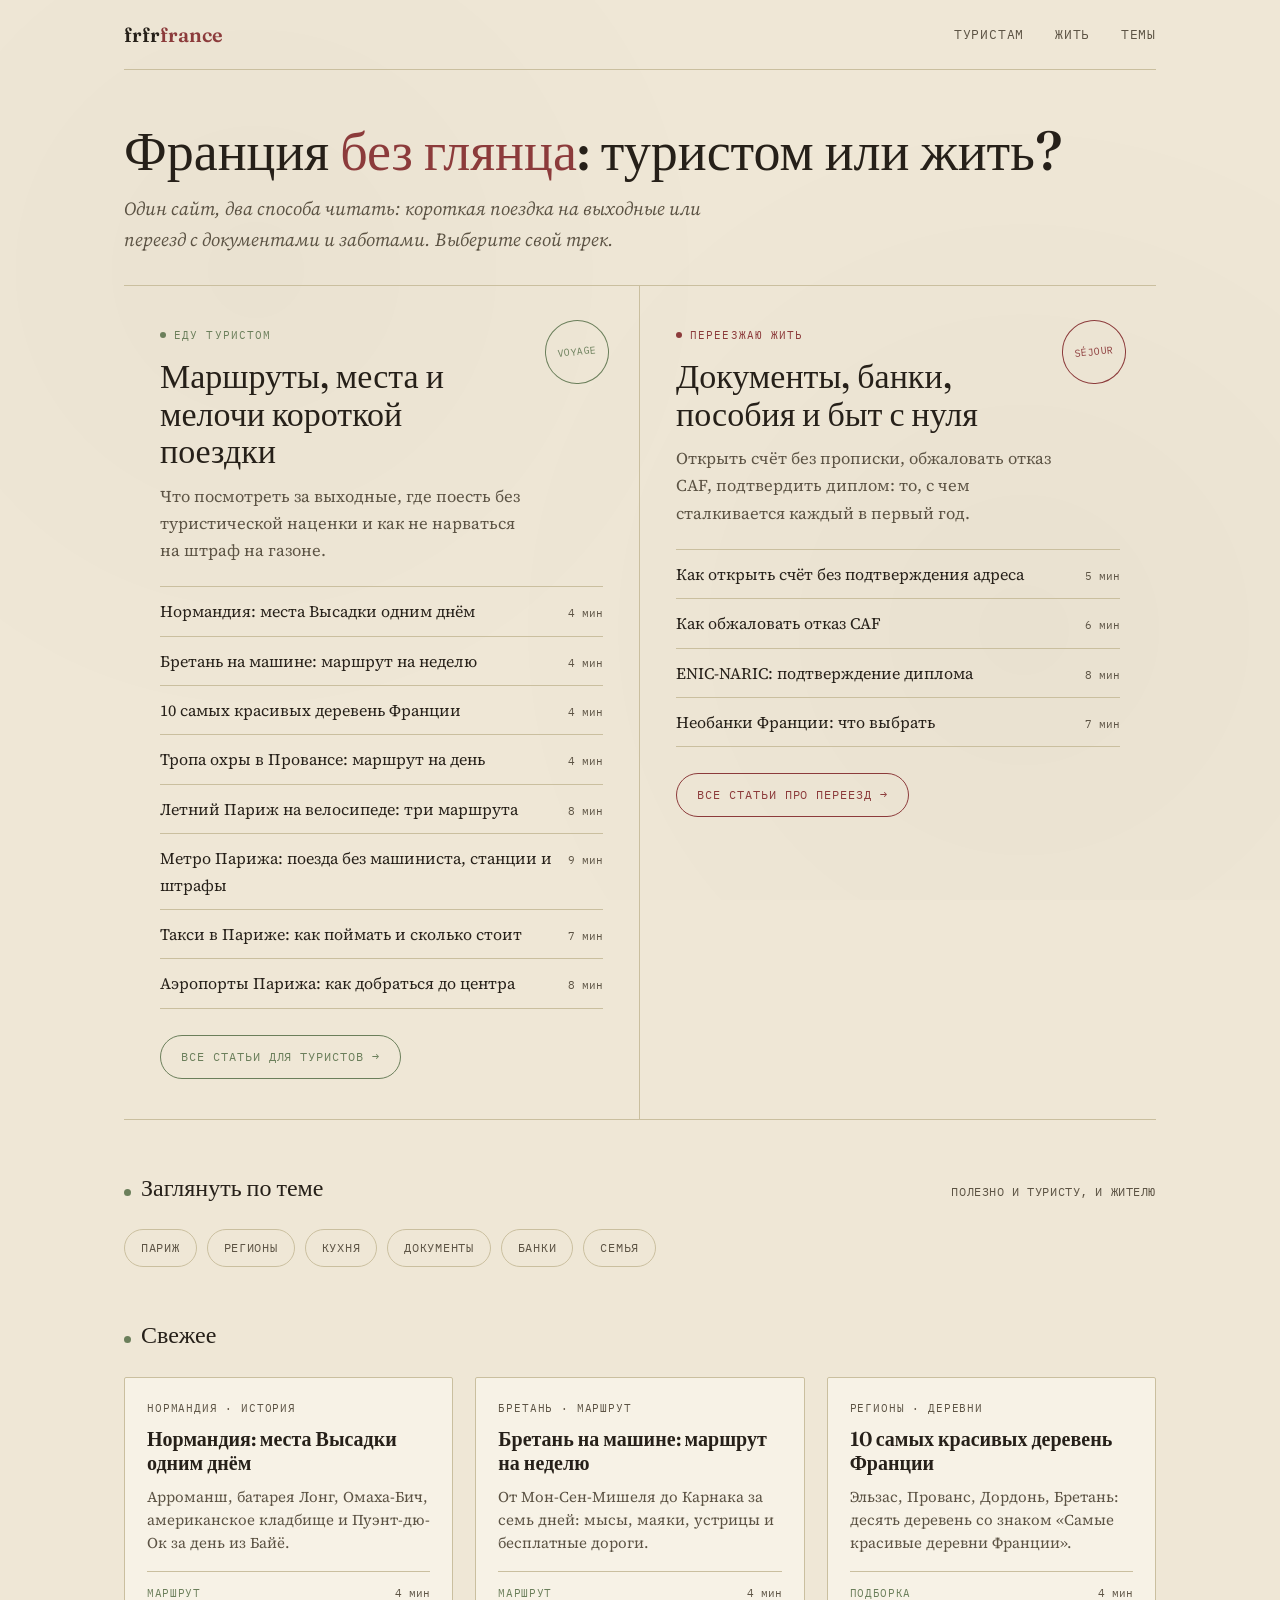
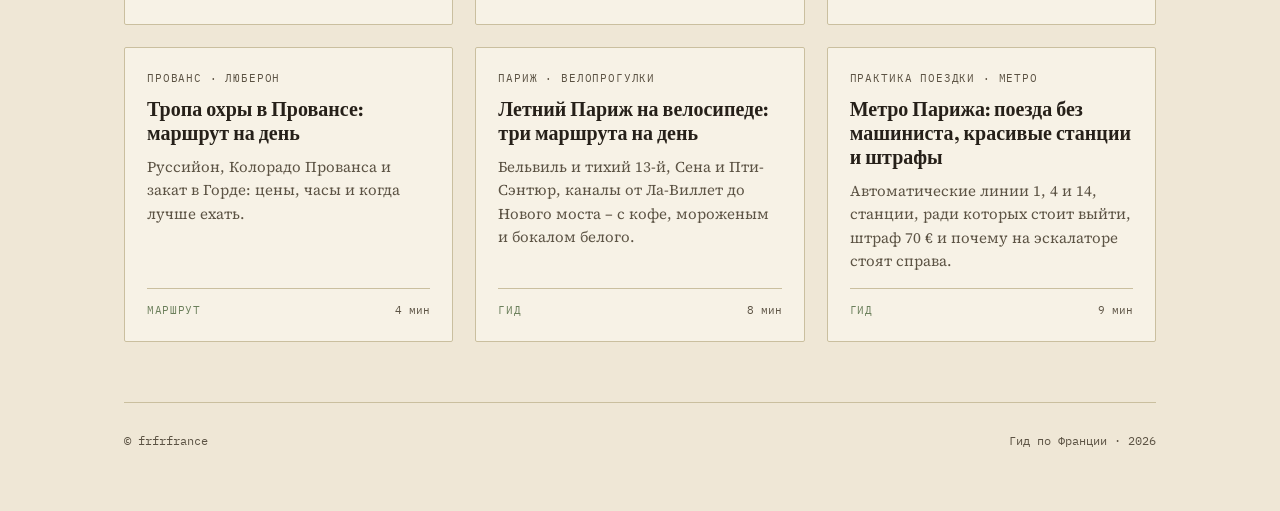
<file: index.html>
<!DOCTYPE html>
<html lang="ru">
<head>
<meta charset="UTF-8">
<meta name="viewport" content="width=device-width, initial-scale=1.0">
<meta name="google-site-verification" content="djs4vFiOL7Ey-o4f5X5gvYnL9zAI9uGE-4bUjfRcSyA" />
<meta name="google-site-verification" content="pEdXJjH2ZbBdnax-rB7Qc4ETinS5eeSaHHBwRQcQUmE" />
<title>frfrfrance – гид по Франции для туристов и переезжающих</title>
<meta name="description" content="Рынки, парки, документы, банки и пособия: гид по Франции для туристов и для тех, кто переезжает жить.">
<link rel="canonical" href="https://frfrfrance.fr/">
<meta property="og:type" content="website">
<meta property="og:site_name" content="frfrfrance">
<meta property="og:title" content="frfrfrance – гид по Франции">
<meta property="og:description" content="Рынки, парки, документы, банки: Франция для туристов и для тех, кто переезжает.">
<meta property="og:url" content="https://frfrfrance.fr/">
<meta property="og:locale" content="ru_RU">
<meta name="twitter:card" content="summary">
<link rel="icon" href="data:image/svg+xml,%3Csvg xmlns='http://www.w3.org/2000/svg' viewBox='0 0 64 64'%3E%3Ccircle cx='32' cy='32' r='28' fill='none' stroke='%238c3b3b' stroke-width='4'/%3E%3Ctext x='32' y='40' font-size='22' text-anchor='middle' fill='%238c3b3b' font-family='monospace'%3EFR%3C/text%3E%3C/svg%3E">
<link rel="preconnect" href="https://fonts.googleapis.com">
<link rel="preconnect" href="https://fonts.gstatic.com" crossorigin>
<link href="https://fonts.googleapis.com/css2?family=Fraunces:opsz,wght@9..144,400;9..144,500;9..144,600&family=Source+Serif+4:opsz,wght@8..60,400;8..60,600&family=IBM+Plex+Mono:wght@400;500&display=swap" rel="stylesheet">
<link rel="stylesheet" href="style.css">
</head>
<body>
<div class="wrap">

  <header class="site">
    <nav class="site-nav" aria-label="Разделы">
      <a class="brand" href="index.html">frfr<span>france</span></a>
      <span class="links">
        <a href="turistam.html">Туристам</a>
        <a href="#live">Жить</a>
        <a href="#topics">Темы</a>
      </span>
    </nav>
  </header>

  <section class="intro">
    <h1>Франция <em>без глянца</em>: туристом или жить?</h1>
    <p class="dek">Один сайт, два способа читать: короткая поездка на выходные или переезд с документами и заботами. Выберите свой трек.</p>
  </section>

  <div id="guests"></div>
  <section class="tracks" aria-label="Два пути">
    <div class="track tourist" id="tourists">
      <div class="mark">Voyage</div>
      <div class="eyebrow"><span class="dot"></span>Еду туристом</div>
      <h2>Маршруты, места и мелочи короткой поездки</h2>
      <p class="lede-sm">Что посмотреть за выходные, где поесть без туристической наценки и как не нарваться на штраф на газоне.</p>
      <ul class="list">
        <li><a href="normandie-debarquement.html">Нормандия: места Высадки одним днём</a><span class="time">4 мин</span></li>
        <li><a href="bretagne-voiture.html">Бретань на машине: маршрут на неделю</a><span class="time">4 мин</span></li>
        <li><a href="villages-france.html">10 самых красивых деревень Франции</a><span class="time">4 мин</span></li>
        <li><a href="ocres-provence.html">Тропа охры в Провансе: маршрут на день</a><span class="time">4 мин</span></li>
        <li><a href="velo-paris-leto.html">Летний Париж на велосипеде: три маршрута</a><span class="time">8 мин</span></li>
        <li><a href="metro-paris.html">Метро Парижа: поезда без машиниста, станции и штрафы</a><span class="time">9 мин</span></li>
        <li><a href="taxi-paris.html">Такси в Париже: как поймать и сколько стоит</a><span class="time">7 мин</span></li>
        <li><a href="aeroports-paris.html">Аэропорты Парижа: как добраться до центра</a><span class="time">8 мин</span></li>
      </ul>
      <a class="enter" href="turistam.html">Все статьи для туристов →</a>
    </div>

    <div class="track expat" id="live">
      <div class="mark">Séjour</div>
      <div class="eyebrow"><span class="dot"></span>Переезжаю жить</div>
      <h2>Документы, банки, пособия и быт с нуля</h2>
      <p class="lede-sm">Открыть счёт без прописки, обжаловать отказ CAF, подтвердить диплом: то, с чем сталкивается каждый в первый год.</p>
      <ul class="list">
        <li><a href="#">Как открыть счёт без подтверждения адреса</a><span class="time">5 мин</span></li>
        <li><a href="#">Как обжаловать отказ CAF</a><span class="time">6 мин</span></li>
        <li><a href="#">ENIC-NARIC: подтверждение диплома</a><span class="time">8 мин</span></li>
        <li><a href="#">Необанки Франции: что выбрать</a><span class="time">7 мин</span></li>
      </ul>
      <a class="enter" href="#">Все статьи про переезд →</a>
    </div>
  </section>

  <main class="shared">
    <div class="section-head" id="topics">
      <h2><i></i>Заглянуть по теме</h2>
      <span class="note">Полезно и туристу, и жителю</span>
    </div>
    <nav class="topics" aria-label="Темы">
      <a href="#">Париж</a><a href="#">Регионы</a><a href="#">Кухня</a>
      <a href="#">Документы</a><a href="#">Банки</a><a href="#">Семья</a>
    </nav>

    <div class="section-head">
      <h2><i></i>Свежее</h2>
    </div>
    <div class="grid">
      <a class="card" href="normandie-debarquement.html">
        <div class="tag">Нормандия · История</div>
        <h3>Нормандия: места Высадки одним днём</h3>
        <p>Арроманш, батарея Лонг, Омаха-Бич, американское кладбище и Пуэнт-дю-Ок за день из Байё.</p>
        <div class="foot"><span class="badge">Маршрут</span><span>4 мин</span></div>
      </a>
      <a class="card" href="bretagne-voiture.html">
        <div class="tag">Бретань · Маршрут</div>
        <h3>Бретань на машине: маршрут на неделю</h3>
        <p>От Мон-Сен-Мишеля до Карнака за семь дней: мысы, маяки, устрицы и бесплатные дороги.</p>
        <div class="foot"><span class="badge">Маршрут</span><span>4 мин</span></div>
      </a>
      <a class="card" href="villages-france.html">
        <div class="tag">Регионы · Деревни</div>
        <h3>10 самых красивых деревень Франции</h3>
        <p>Эльзас, Прованс, Дордонь, Бретань: десять деревень со знаком «Самые красивые деревни Франции».</p>
        <div class="foot"><span class="badge">Подборка</span><span>4 мин</span></div>
      </a>
      <a class="card" href="ocres-provence.html">
        <div class="tag">Прованс · Люберон</div>
        <h3>Тропа охры в Провансе: маршрут на день</h3>
        <p>Руссийон, Колорадо Прованса и закат в Горде: цены, часы и когда лучше ехать.</p>
        <div class="foot"><span class="badge">Маршрут</span><span>4 мин</span></div>
      </a>
      <a class="card" href="velo-paris-leto.html">
        <div class="tag">Париж · Велопрогулки</div>
        <h3>Летний Париж на велосипеде: три маршрута на день</h3>
        <p>Бельвиль и тихий 13-й, Сена и Пти-Сэнтюр, каналы от Ла-Виллет до Нового моста – с кофе, мороженым и бокалом белого.</p>
        <div class="foot"><span class="badge">Гид</span><span>8 мин</span></div>
      </a>
      <a class="card" href="metro-paris.html">
        <div class="tag">Практика поездки · Метро</div>
        <h3>Метро Парижа: поезда без машиниста, красивые станции и штрафы</h3>
        <p>Автоматические линии 1, 4 и 14, станции, ради которых стоит выйти, штраф 70 € и почему на эскалаторе стоят справа.</p>
        <div class="foot"><span class="badge">Гид</span><span>9 мин</span></div>
      </a>
    </div>
  </main>

  <footer class="site">
    <span>© frfrfrance</span>
    <span>Гид по Франции · 2026</span>
  </footer>
</div>
</body>
</html>
</file>
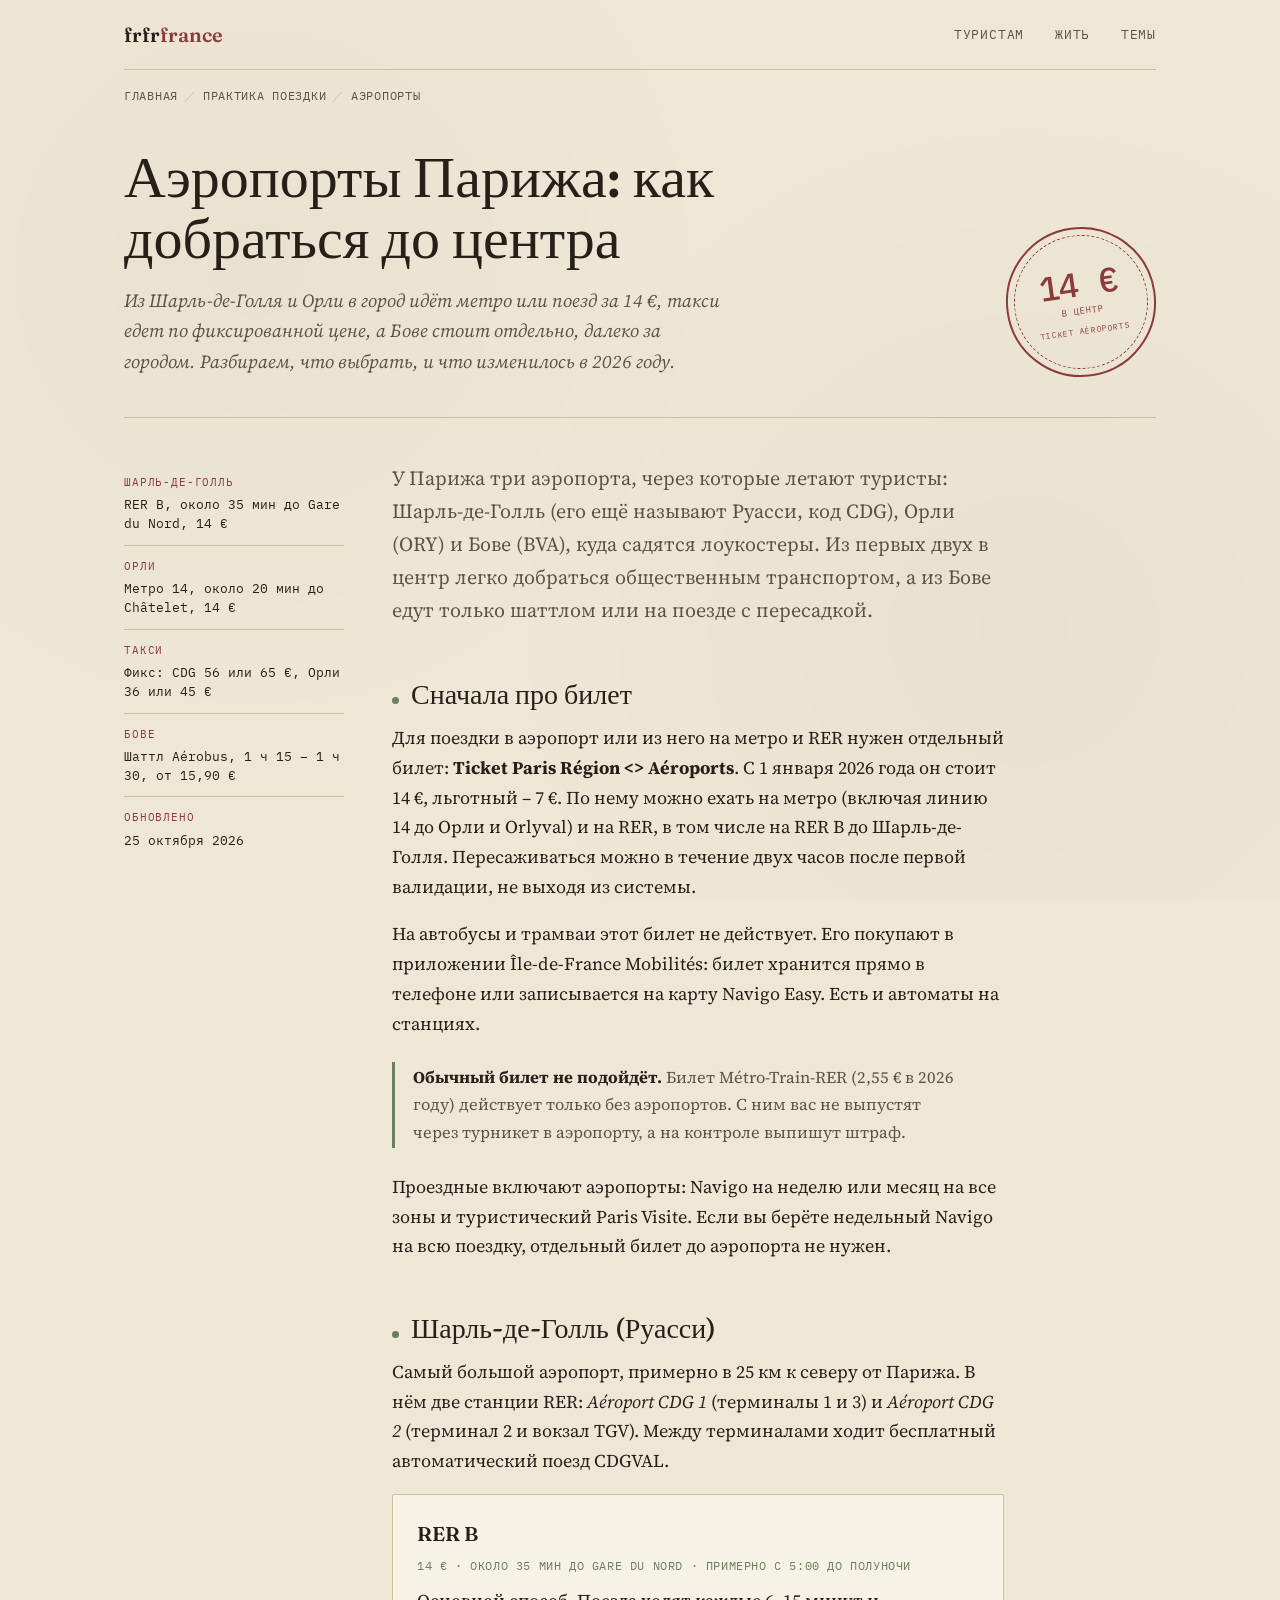
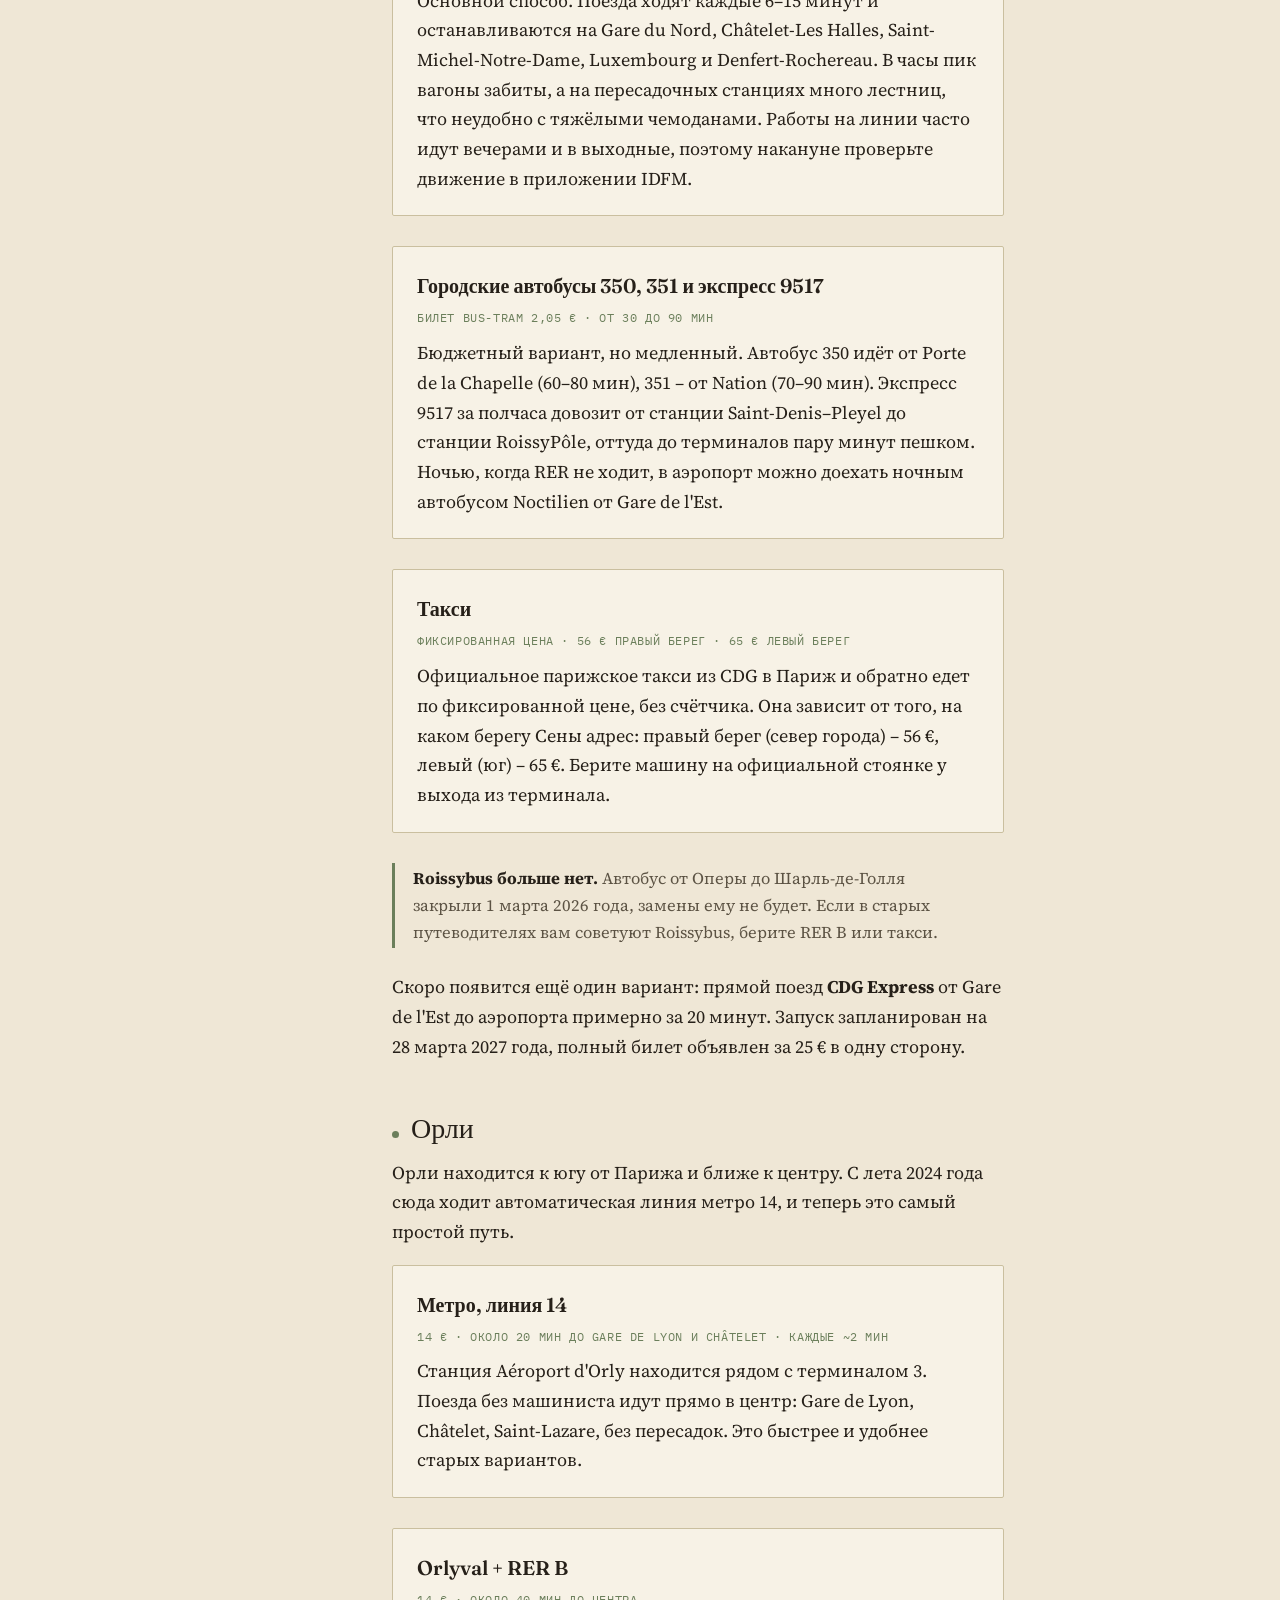
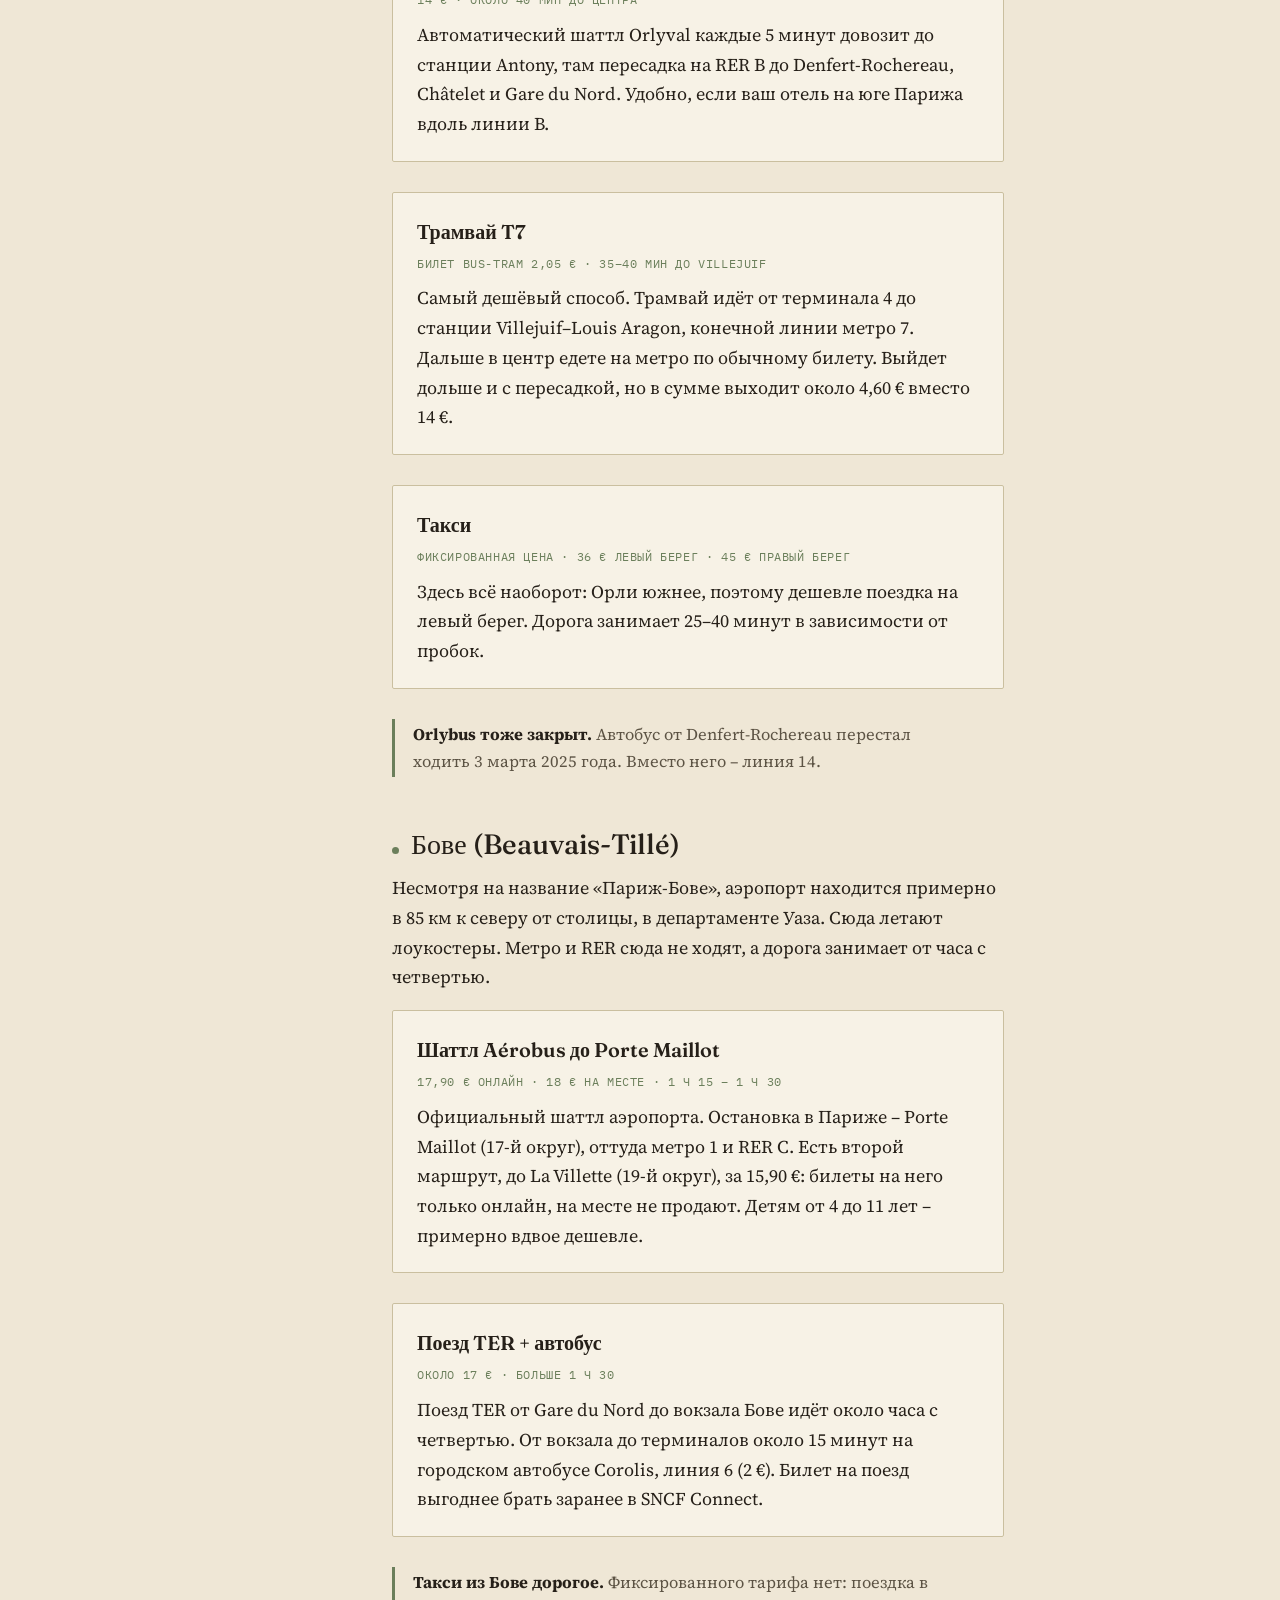
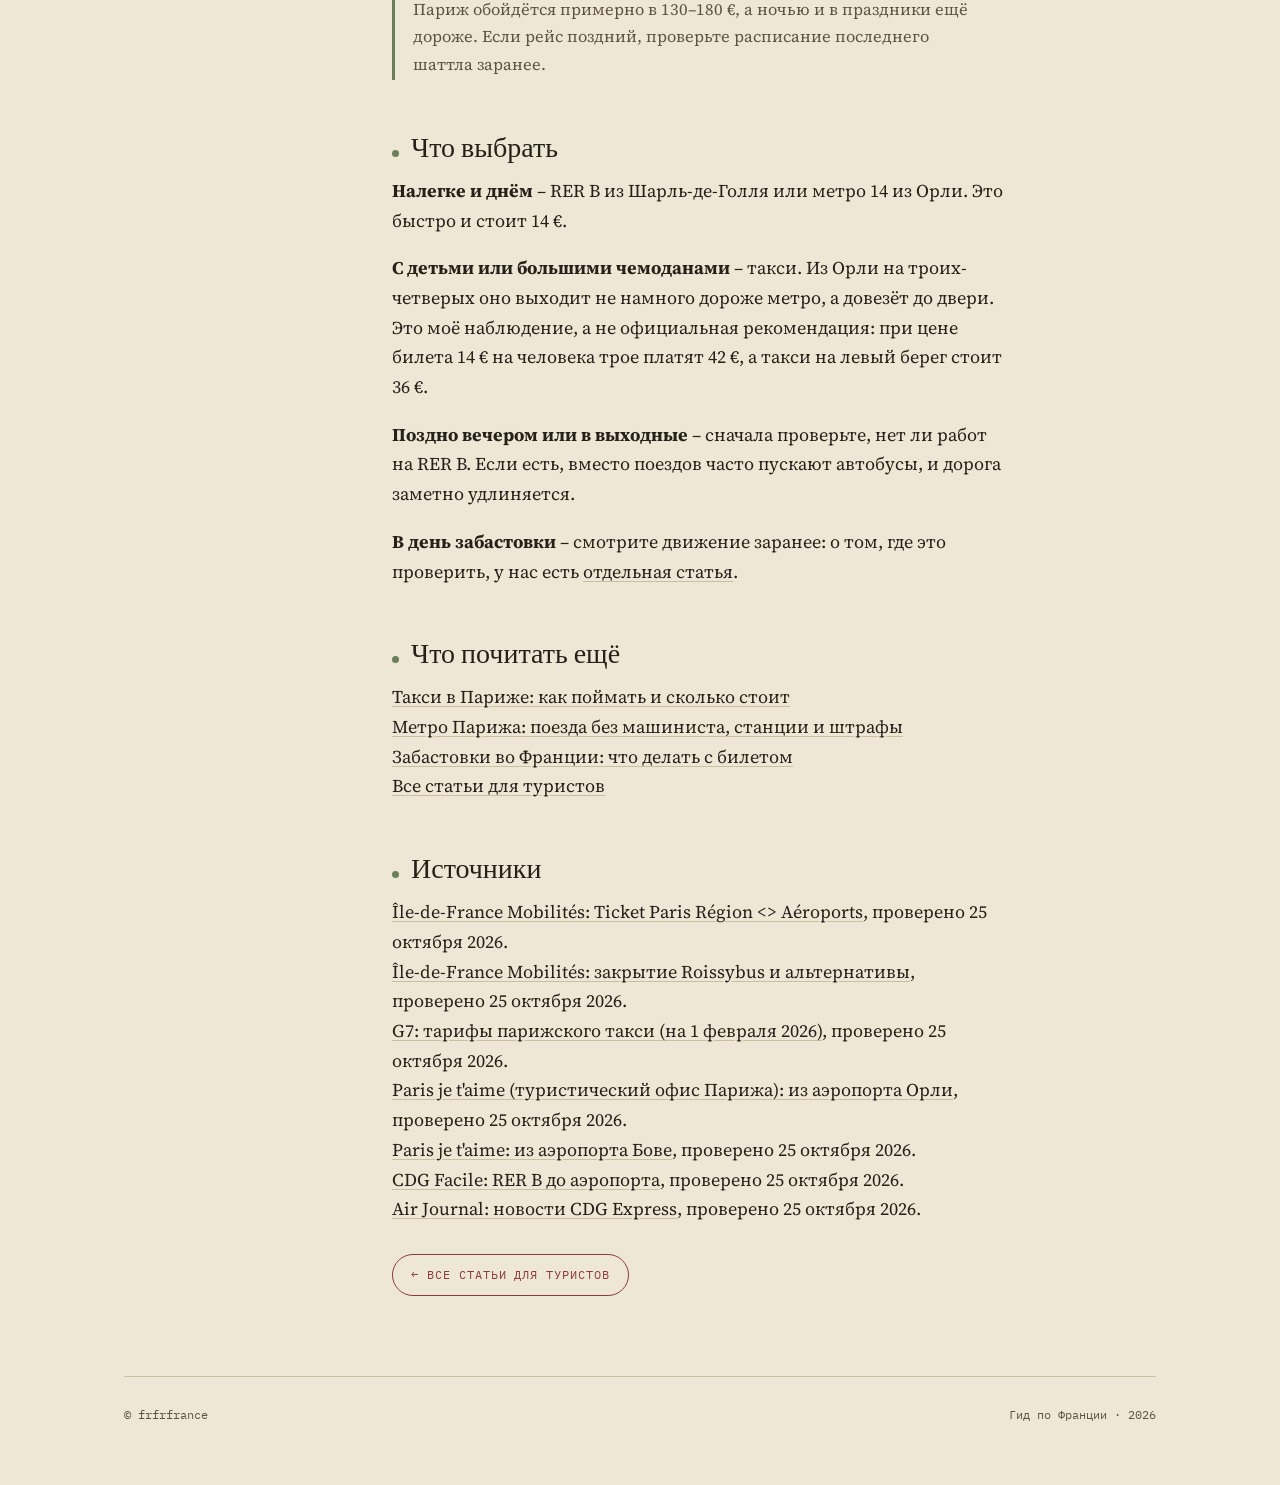
<file: aeroports-paris.html>
<!DOCTYPE html>
<html lang="ru">
<head>
<meta charset="UTF-8">
<meta name="viewport" content="width=device-width, initial-scale=1.0">
<title>Аэропорты Парижа: как добраться до центра из Шарль-де-Голль, Орли и Бове – frfrfrance</title>
<meta name="description" content="Как доехать из аэропортов Парижа в центр в 2026 году: RER B и метро 14 за 14 €, фиксированные тарифы такси, автобусы и шаттл из Бове. Что изменилось после закрытия Roissybus.">
<link rel="canonical" href="https://frfrfrance.fr/aeroports-paris.html">
<meta property="og:type" content="article">
<meta property="og:site_name" content="frfrfrance">
<meta property="og:title" content="Аэропорты Парижа: как добраться до центра">
<meta property="og:description" content="Шарль-де-Голль, Орли и Бове: поезд, метро, автобус и такси, цены 2026 года и что выбрать с багажом.">
<meta property="og:url" content="https://frfrfrance.fr/aeroports-paris.html">
<meta property="og:locale" content="ru_RU">
<meta name="twitter:card" content="summary">
<link rel="icon" href="data:image/svg+xml,%3Csvg xmlns='http://www.w3.org/2000/svg' viewBox='0 0 64 64'%3E%3Ccircle cx='32' cy='32' r='28' fill='none' stroke='%238c3b3b' stroke-width='4'/%3E%3Ctext x='32' y='40' font-size='22' text-anchor='middle' fill='%238c3b3b' font-family='monospace'%3EFR%3C/text%3E%3C/svg%3E">
<link rel="preconnect" href="https://fonts.googleapis.com">
<link rel="preconnect" href="https://fonts.gstatic.com" crossorigin>
<link href="https://fonts.googleapis.com/css2?family=Fraunces:opsz,wght@9..144,400;9..144,500;9..144,600&family=Source+Serif+4:opsz,wght@8..60,400;8..60,600&family=IBM+Plex+Mono:wght@400;500&display=swap" rel="stylesheet">
<link rel="stylesheet" href="style.css">
<script type="application/ld+json">
{
  "@context": "https://schema.org",
  "@type": "Article",
  "headline": "Аэропорты Парижа: как добраться до центра",
  "inLanguage": "ru",
  "datePublished": "2026-10-25",
  "dateModified": "2026-10-25",
  "mainEntityOfPage": "https://frfrfrance.fr/aeroports-paris.html",
  "publisher": {"@type": "Organization", "name": "frfrfrance"}
}
</script>
</head>
<body>
<div class="wrap">

  <header class="site">
    <nav class="site-nav" aria-label="Разделы">
      <a class="brand" href="index.html">frfr<span>france</span></a>
      <span class="links">
        <a href="turistam.html">Туристам</a>
        <a href="index.html#live">Жить</a>
        <a href="index.html#topics">Темы</a>
      </span>
    </nav>
  </header>

  <nav class="crumbs" aria-label="Путь">
    <a href="index.html">Главная</a><span>／</span><a href="turistam.html#practice">Практика поездки</a><span>／</span>Аэропорты
  </nav>

  <section class="hero">
    <div>
      <h1>Аэропорты Парижа: как добраться до центра</h1>
      <p class="dek">Из Шарль-де-Голля и Орли в город идёт метро или поезд за 14 €, такси едет по фиксированной цене, а Бове стоит отдельно, далеко за городом. Разбираем, что выбрать, и что изменилось в 2026 году.</p>
    </div>
    <div class="stamp" aria-hidden="true">
      <b>14 €</b><small>в центр</small><em>Ticket Aéroports</em>
    </div>
  </section>

  <main class="article">
    <aside class="carnet">
      <div class="field"><div class="k">Шарль-де-Голль</div><div class="v">RER B, около 35 мин до Gare du Nord, 14 €</div></div>
      <div class="field"><div class="k">Орли</div><div class="v">Метро 14, около 20 мин до Châtelet, 14 €</div></div>
      <div class="field"><div class="k">Такси</div><div class="v">Фикс: CDG 56 или 65 €, Орли 36 или 45 €</div></div>
      <div class="field"><div class="k">Бове</div><div class="v">Шаттл Aérobus, 1 ч 15 – 1 ч 30, от 15,90 €</div></div>
      <div class="field"><div class="k">Обновлено</div><div class="v">25 октября 2026</div></div>
    </aside>

    <article>
      <p class="lede">У Парижа три аэропорта, через которые летают туристы: Шарль-де-Голль (его ещё называют Руасси, код CDG), Орли (ORY) и Бове (BVA), куда садятся лоукостеры. Из первых двух в центр легко добраться общественным транспортом, а из Бове едут только шаттлом или на поезде с пересадкой.</p>

      <h2><i></i>Сначала про билет</h2>
      <p>Для поездки в аэропорт или из него на метро и RER нужен отдельный билет: <strong>Ticket Paris Région &lt;&gt; Aéroports</strong>. С 1 января 2026 года он стоит 14 €, льготный – 7 €. По нему можно ехать на метро (включая линию 14 до Орли и Orlyval) и на RER, в том числе на RER B до Шарль-де-Голля. Пересаживаться можно в течение двух часов после первой валидации, не выходя из системы.</p>
      <p>На автобусы и трамваи этот билет не действует. Его покупают в приложении Île-de-France Mobilités: билет хранится прямо в телефоне или записывается на карту Navigo Easy. Есть и автоматы на станциях.</p>

      <div class="tip">
        <strong>Обычный билет не подойдёт.</strong> Билет Métro-Train-RER (2,55 € в 2026 году) действует только без аэропортов. С ним вас не выпустят через турникет в аэропорту, а на контроле выпишут штраф.
      </div>

      <p>Проездные включают аэропорты: Navigo на неделю или месяц на все зоны и туристический Paris Visite. Если вы берёте недельный Navigo на всю поездку, отдельный билет до аэропорта не нужен.</p>

      <h2><i></i>Шарль-де-Голль (Руасси)</h2>
      <p>Самый большой аэропорт, примерно в 25 км к северу от Парижа. В нём две станции RER: <em>Aéroport CDG 1</em> (терминалы 1 и 3) и <em>Aéroport CDG 2</em> (терминал 2 и вокзал TGV). Между терминалами ходит бесплатный автоматический поезд CDGVAL.</p>

      <div class="market">
        <div class="name">RER B</div>
        <div class="meta">14 € · около 35 мин до Gare du Nord · примерно с 5:00 до полуночи</div>
        <p>Основной способ. Поезда ходят каждые 6–15 минут и останавливаются на Gare du Nord, Châtelet-Les Halles, Saint-Michel-Notre-Dame, Luxembourg и Denfert-Rochereau. В часы пик вагоны забиты, а на пересадочных станциях много лестниц, что неудобно с тяжёлыми чемоданами. Работы на линии часто идут вечерами и в выходные, поэтому накануне проверьте движение в приложении IDFM.</p>
      </div>

      <div class="market">
        <div class="name">Городские автобусы 350, 351 и экспресс 9517</div>
        <div class="meta">Билет Bus-Tram 2,05 € · от 30 до 90 мин</div>
        <p>Бюджетный вариант, но медленный. Автобус 350 идёт от Porte de la Chapelle (60–80 мин), 351 – от Nation (70–90 мин). Экспресс 9517 за полчаса довозит от станции Saint-Denis–Pleyel до станции RoissyPôle, оттуда до терминалов пару минут пешком. Ночью, когда RER не ходит, в аэропорт можно доехать ночным автобусом Noctilien от Gare de l'Est.</p>
      </div>

      <div class="market">
        <div class="name">Такси</div>
        <div class="meta">Фиксированная цена · 56 € правый берег · 65 € левый берег</div>
        <p>Официальное парижское такси из CDG в Париж и обратно едет по фиксированной цене, без счётчика. Она зависит от того, на каком берегу Сены адрес: правый берег (север города) – 56 €, левый (юг) – 65 €. Берите машину на официальной стоянке у выхода из терминала.</p>
      </div>

      <div class="tip">
        <strong>Roissybus больше нет.</strong> Автобус от Оперы до Шарль-де-Голля закрыли 1 марта 2026 года, замены ему не будет. Если в старых путеводителях вам советуют Roissybus, берите RER B или такси.
      </div>

      <p>Скоро появится ещё один вариант: прямой поезд <strong>CDG Express</strong> от Gare de l'Est до аэропорта примерно за 20 минут. Запуск запланирован на 28 марта 2027 года, полный билет объявлен за 25 € в одну сторону.</p>

      <h2><i></i>Орли</h2>
      <p>Орли находится к югу от Парижа и ближе к центру. С лета 2024 года сюда ходит автоматическая линия метро 14, и теперь это самый простой путь.</p>

      <div class="market">
        <div class="name">Метро, линия 14</div>
        <div class="meta">14 € · около 20 мин до Gare de Lyon и Châtelet · каждые ~2 мин</div>
        <p>Станция Aéroport d'Orly находится рядом с терминалом 3. Поезда без машиниста идут прямо в центр: Gare de Lyon, Châtelet, Saint-Lazare, без пересадок. Это быстрее и удобнее старых вариантов.</p>
      </div>

      <div class="market">
        <div class="name">Orlyval + RER B</div>
        <div class="meta">14 € · около 40 мин до центра</div>
        <p>Автоматический шаттл Orlyval каждые 5 минут довозит до станции Antony, там пересадка на RER B до Denfert-Rochereau, Châtelet и Gare du Nord. Удобно, если ваш отель на юге Парижа вдоль линии B.</p>
      </div>

      <div class="market">
        <div class="name">Трамвай T7</div>
        <div class="meta">Билет Bus-Tram 2,05 € · 35–40 мин до Villejuif</div>
        <p>Самый дешёвый способ. Трамвай идёт от терминала 4 до станции Villejuif–Louis Aragon, конечной линии метро 7. Дальше в центр едете на метро по обычному билету. Выйдет дольше и с пересадкой, но в сумме выходит около 4,60 € вместо 14 €.</p>
      </div>

      <div class="market">
        <div class="name">Такси</div>
        <div class="meta">Фиксированная цена · 36 € левый берег · 45 € правый берег</div>
        <p>Здесь всё наоборот: Орли южнее, поэтому дешевле поездка на левый берег. Дорога занимает 25–40 минут в зависимости от пробок.</p>
      </div>

      <div class="tip">
        <strong>Orlybus тоже закрыт.</strong> Автобус от Denfert-Rochereau перестал ходить 3 марта 2025 года. Вместо него – линия 14.
      </div>

      <h2><i></i>Бове (Beauvais-Tillé)</h2>
      <p>Несмотря на название «Париж-Бове», аэропорт находится примерно в 85 км к северу от столицы, в департаменте Уаза. Сюда летают лоукостеры. Метро и RER сюда не ходят, а дорога занимает от часа с четвертью.</p>

      <div class="market">
        <div class="name">Шаттл Aérobus до Porte Maillot</div>
        <div class="meta">17,90 € онлайн · 18 € на месте · 1 ч 15 – 1 ч 30</div>
        <p>Официальный шаттл аэропорта. Остановка в Париже – Porte Maillot (17-й округ), оттуда метро 1 и RER C. Есть второй маршрут, до La Villette (19-й округ), за 15,90 €: билеты на него только онлайн, на месте не продают. Детям от 4 до 11 лет – примерно вдвое дешевле.</p>
      </div>

      <div class="market">
        <div class="name">Поезд TER + автобус</div>
        <div class="meta">Около 17 € · больше 1 ч 30</div>
        <p>Поезд TER от Gare du Nord до вокзала Бове идёт около часа с четвертью. От вокзала до терминалов около 15 минут на городском автобусе Corolis, линия 6 (2 €). Билет на поезд выгоднее брать заранее в SNCF Connect.</p>
      </div>

      <div class="tip">
        <strong>Такси из Бове дорогое.</strong> Фиксированного тарифа нет: поездка в Париж обойдётся примерно в 130–180 €, а ночью и в праздники ещё дороже. Если рейс поздний, проверьте расписание последнего шаттла заранее.
      </div>

      <h2><i></i>Что выбрать</h2>
      <p><strong>Налегке и днём</strong> – RER B из Шарль-де-Голля или метро 14 из Орли. Это быстро и стоит 14 €.</p>
      <p><strong>С детьми или большими чемоданами</strong> – такси. Из Орли на троих-четверых оно выходит не намного дороже метро, а довезёт до двери. Это моё наблюдение, а не официальная рекомендация: при цене билета 14 € на человека трое платят 42 €, а такси на левый берег стоит 36 €.</p>
      <p><strong>Поздно вечером или в выходные</strong> – сначала проверьте, нет ли работ на RER B. Если есть, вместо поездов часто пускают автобусы, и дорога заметно удлиняется.</p>
      <p><strong>В день забастовки</strong> – смотрите движение заранее: о том, где это проверить, у нас есть <a href="strikes-france.html">отдельная статья</a>.</p>

      <h2><i></i>Что почитать ещё</h2>
      <p>
        <a href="taxi-paris.html">Такси в Париже: как поймать и сколько стоит</a><br>
        <a href="metro-paris.html">Метро Парижа: поезда без машиниста, станции и штрафы</a><br>
        <a href="strikes-france.html">Забастовки во Франции: что делать с билетом</a><br>
        <a href="turistam.html">Все статьи для туристов</a>
      </p>

      <h2><i></i>Источники</h2>
      <p>
        <a href="https://www.iledefrance-mobilites.fr/titres-et-tarifs/detail/ticket-paris-region-aeroports" rel="noopener">Île-de-France Mobilités: Ticket Paris Région &lt;&gt; Aéroports</a>, проверено 25 октября 2026.<br>
        <a href="https://www.iledefrance-mobilites.fr/actualites/fin-roissy-bus" rel="noopener">Île-de-France Mobilités: закрытие Roissybus и альтернативы</a>, проверено 25 октября 2026.<br>
        <a href="https://www.g7.fr/tarifs-taxis-paris" rel="noopener">G7: тарифы парижского такси (на 1 февраля 2026)</a>, проверено 25 октября 2026.<br>
        <a href="https://parisjetaime.com/eng/article/from-paris-orly-airport-a539" rel="noopener">Paris je t'aime (туристический офис Парижа): из аэропорта Орли</a>, проверено 25 октября 2026.<br>
        <a href="https://parisjetaime.com/article/depuis-l-aeroport-paris-beauvais-a540" rel="noopener">Paris je t'aime: из аэропорта Бове</a>, проверено 25 октября 2026.<br>
        <a href="https://cdgfacile.com/acces-transports-paris-cdg/rer-b/" rel="noopener">CDG Facile: RER B до аэропорта</a>, проверено 25 октября 2026.<br>
        <a href="https://www.air-journal.fr/tag/cdg-express" rel="noopener">Air Journal: новости CDG Express</a>, проверено 25 октября 2026.
      </p>

      <a class="back" href="turistam.html">← Все статьи для туристов</a>
    </article>
  </main>

  <footer class="site">
    <span>© frfrfrance</span>
    <span>Гид по Франции · 2026</span>
  </footer>
</div>
</body>
</html>
</file>
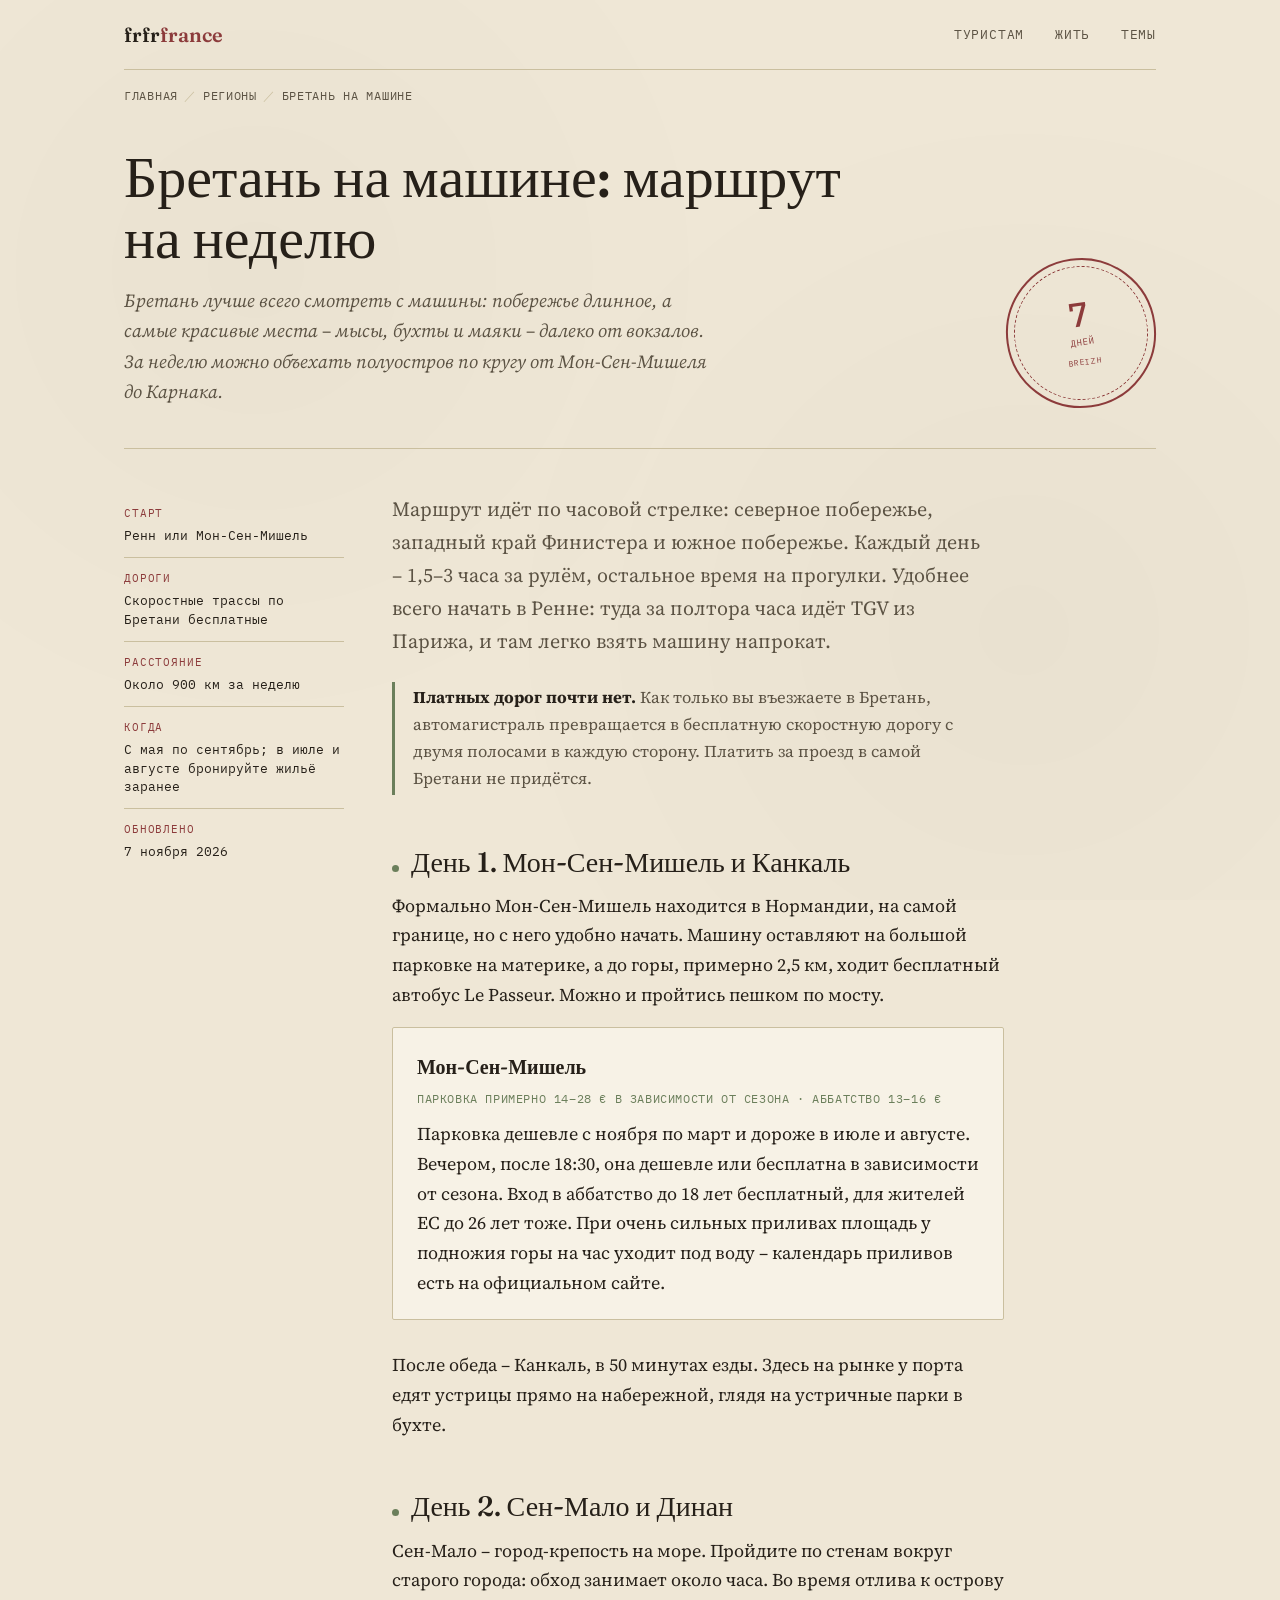
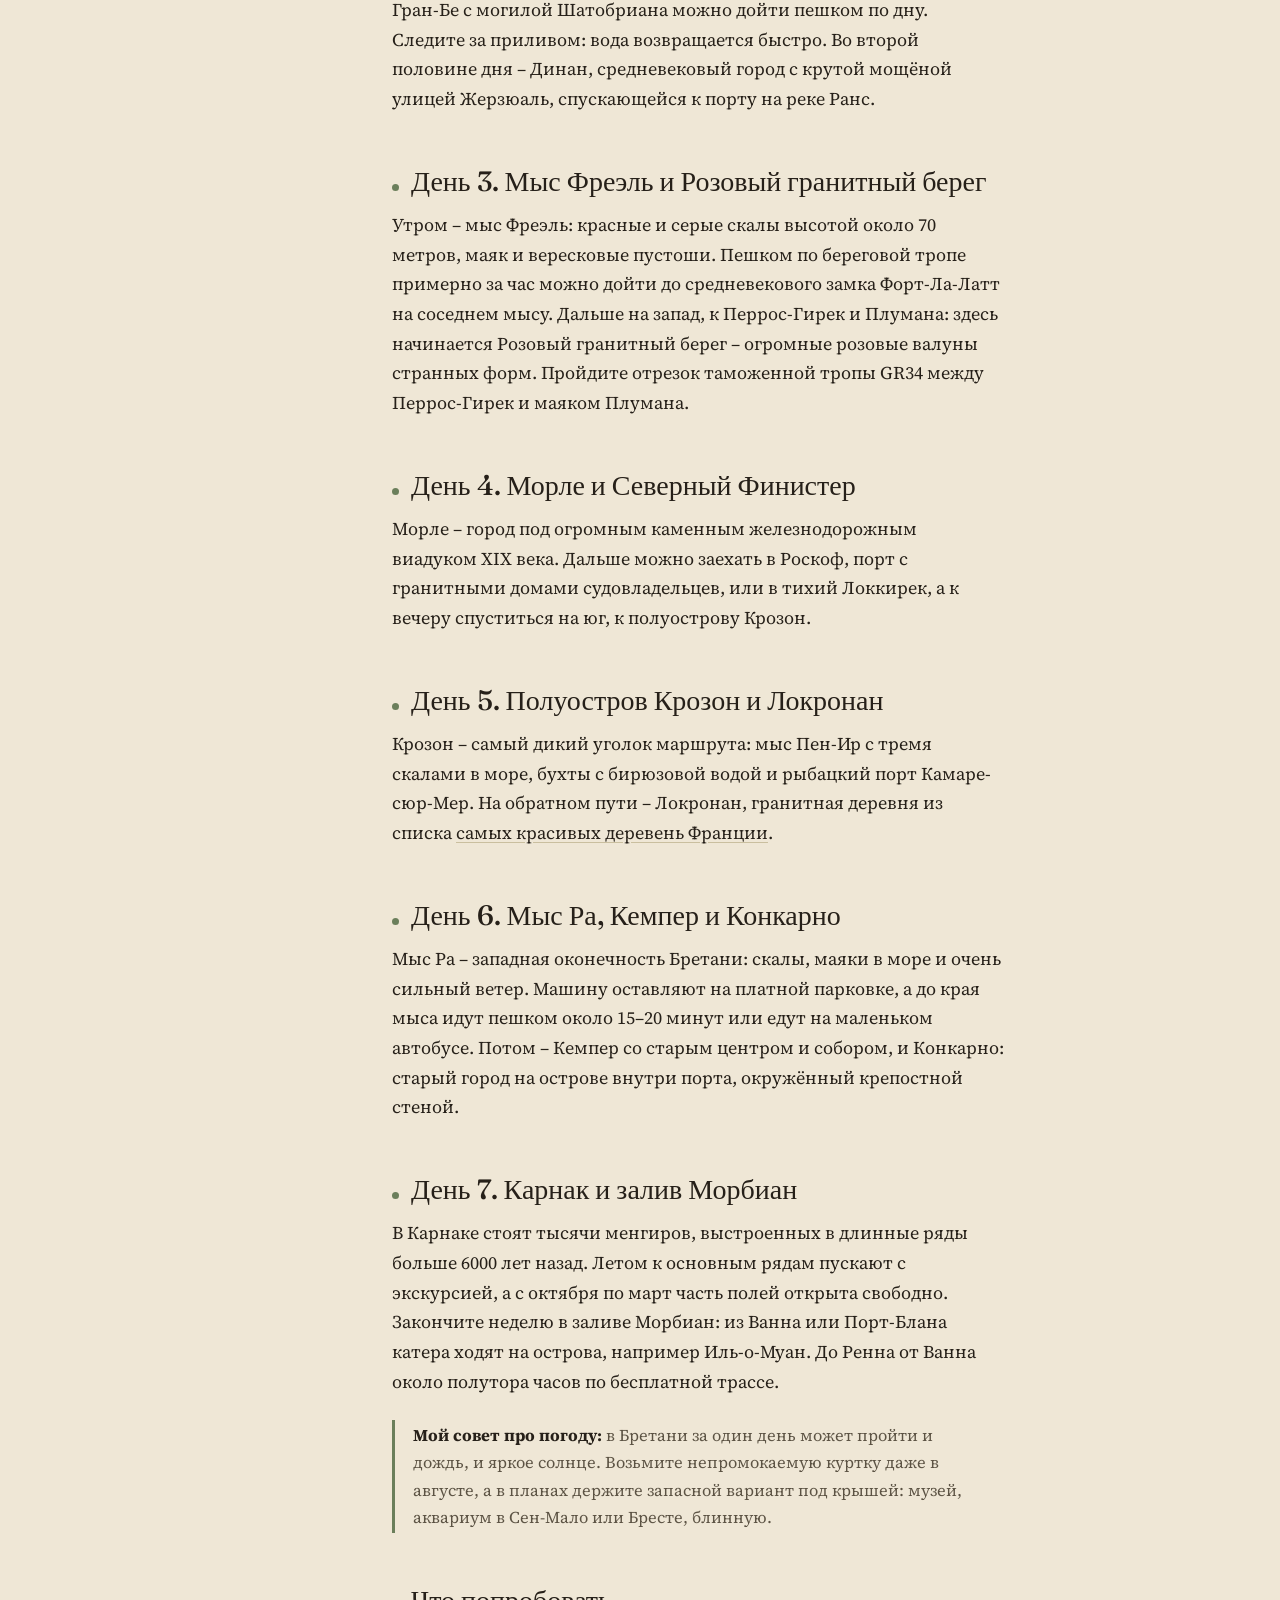
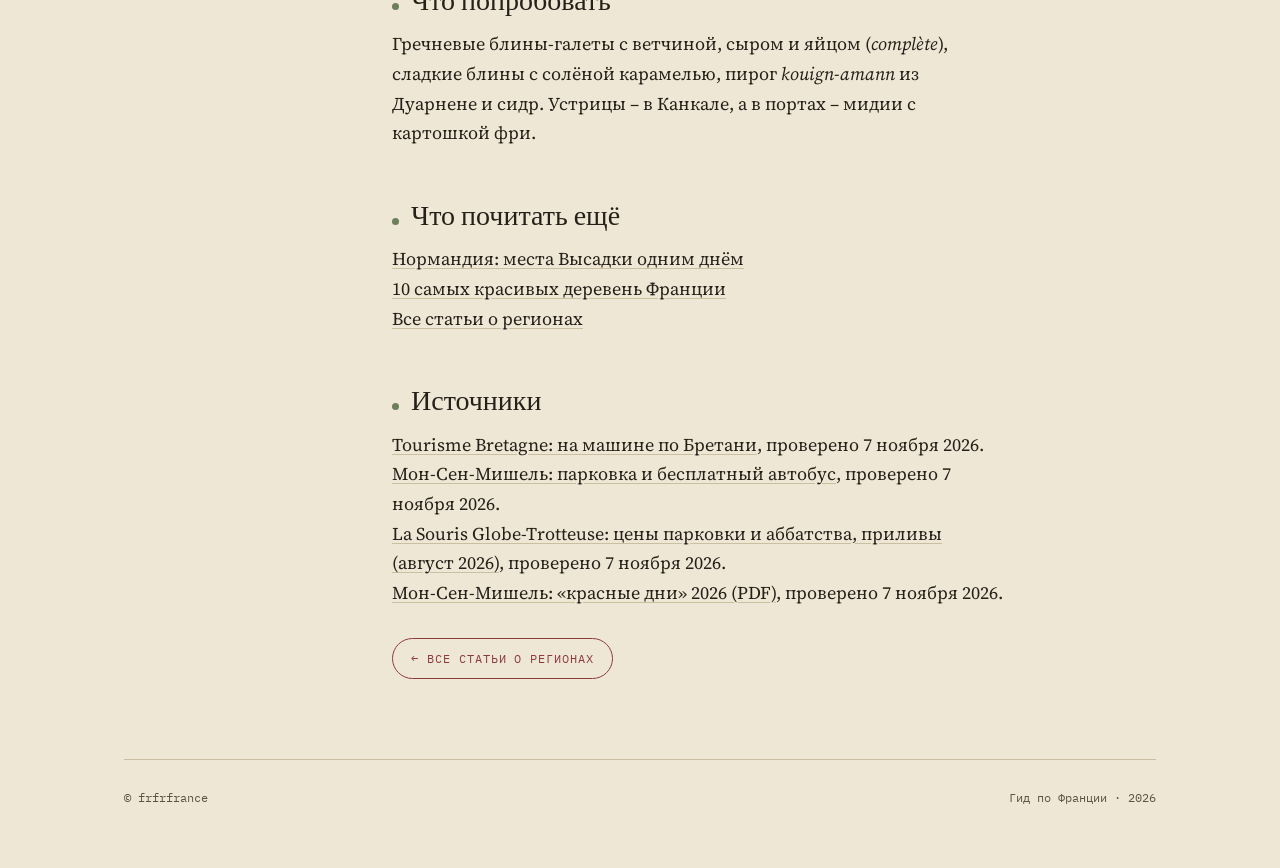
<file: bretagne-voiture.html>
<!DOCTYPE html>
<html lang="ru">
<head>
<meta charset="UTF-8">
<meta name="viewport" content="width=device-width, initial-scale=1.0">
<title>Бретань на машине: маршрут на неделю – frfrfrance</title>
<meta name="description" content="Маршрут по Бретани на 7 дней: Мон-Сен-Мишель, Сен-Мало, Динан, мыс Фреэль, Розовый гранитный берег, полуостров Крозон, Локронан, мыс Ра, Конкарно и Карнак. Бесплатные дороги, приливы, парковки.">
<link rel="canonical" href="https://frfrfrance.fr/bretagne-voiture.html">
<meta property="og:type" content="article">
<meta property="og:site_name" content="frfrfrance">
<meta property="og:title" content="Бретань на машине: маршрут на неделю">
<meta property="og:description" content="Семь дней вдоль побережья Бретани: от Мон-Сен-Мишеля до Карнака, с практическими советами про дороги, приливы и парковки.">
<meta property="og:url" content="https://frfrfrance.fr/bretagne-voiture.html">
<meta property="og:locale" content="ru_RU">
<meta name="twitter:card" content="summary">
<link rel="icon" href="data:image/svg+xml,%3Csvg xmlns='http://www.w3.org/2000/svg' viewBox='0 0 64 64'%3E%3Ccircle cx='32' cy='32' r='28' fill='none' stroke='%238c3b3b' stroke-width='4'/%3E%3Ctext x='32' y='40' font-size='22' text-anchor='middle' fill='%238c3b3b' font-family='monospace'%3EFR%3C/text%3E%3C/svg%3E">
<link rel="preconnect" href="https://fonts.googleapis.com">
<link rel="preconnect" href="https://fonts.gstatic.com" crossorigin>
<link href="https://fonts.googleapis.com/css2?family=Fraunces:opsz,wght@9..144,400;9..144,500;9..144,600&family=Source+Serif+4:opsz,wght@8..60,400;8..60,600&family=IBM+Plex+Mono:wght@400;500&display=swap" rel="stylesheet">
<link rel="stylesheet" href="style.css">
<script type="application/ld+json">
{
  "@context": "https://schema.org",
  "@type": "Article",
  "headline": "Бретань на машине: маршрут на неделю",
  "inLanguage": "ru",
  "datePublished": "2026-11-07",
  "dateModified": "2026-11-07",
  "mainEntityOfPage": "https://frfrfrance.fr/bretagne-voiture.html",
  "publisher": {
    "@type": "Organization",
    "name": "frfrfrance"
  }
}
</script>
</head>
<body>
<div class="wrap">

  <header class="site">
    <nav class="site-nav" aria-label="Разделы">
      <a class="brand" href="index.html">frfr<span>france</span></a>
      <span class="links">
        <a href="turistam.html">Туристам</a>
        <a href="index.html#live">Жить</a>
        <a href="index.html#topics">Темы</a>
      </span>
    </nav>
  </header>

  <nav class="crumbs" aria-label="Путь">
    <a href="index.html">Главная</a><span>／</span><a href="turistam.html#regions">Регионы</a><span>／</span>Бретань на машине
  </nav>

  <section class="hero">
    <div>
      <h1>Бретань на машине: маршрут на неделю</h1>
      <p class="dek">Бретань лучше всего смотреть с машины: побережье длинное, а самые красивые места – мысы, бухты и маяки – далеко от вокзалов. За неделю можно объехать полуостров по кругу от Мон-Сен-Мишеля до Карнака.</p>
    </div>
    <div class="stamp" aria-hidden="true">
      <b>7</b><small>дней</small><em>Breizh</em>
    </div>
  </section>

  <main class="article">
    <aside class="carnet">
      <div class="field"><div class="k">Старт</div><div class="v">Ренн или Мон-Сен-Мишель</div></div>
      <div class="field"><div class="k">Дороги</div><div class="v">Скоростные трассы по Бретани бесплатные</div></div>
      <div class="field"><div class="k">Расстояние</div><div class="v">Около 900 км за неделю</div></div>
      <div class="field"><div class="k">Когда</div><div class="v">С мая по сентябрь; в июле и августе бронируйте жильё заранее</div></div>
      <div class="field"><div class="k">Обновлено</div><div class="v">7 ноября 2026</div></div>
    </aside>

    <article>
      <p class="lede">Маршрут идёт по часовой стрелке: северное побережье, западный край Финистера и южное побережье. Каждый день – 1,5–3 часа за рулём, остальное время на прогулки. Удобнее всего начать в Ренне: туда за полтора часа идёт TGV из Парижа, и там легко взять машину напрокат.</p>

      <div class="tip">
        <strong>Платных дорог почти нет.</strong> Как только вы въезжаете в Бретань, автомагистраль превращается в бесплатную скоростную дорогу с двумя полосами в каждую сторону. Платить за проезд в самой Бретани не придётся.
      </div>

      <h2><i></i>День 1. Мон-Сен-Мишель и Канкаль</h2>
      <p>Формально Мон-Сен-Мишель находится в Нормандии, на самой границе, но с него удобно начать. Машину оставляют на большой парковке на материке, а до горы, примерно 2,5 км, ходит бесплатный автобус Le Passeur. Можно и пройтись пешком по мосту.</p>
      <div class="market">
        <div class="name">Мон-Сен-Мишель</div>
        <div class="meta">Парковка примерно 14–28 € в зависимости от сезона · аббатство 13–16 €</div>
        <p>Парковка дешевле с ноября по март и дороже в июле и августе. Вечером, после 18:30, она дешевле или бесплатна в зависимости от сезона. Вход в аббатство до 18 лет бесплатный, для жителей ЕС до 26 лет тоже. При очень сильных приливах площадь у подножия горы на час уходит под воду – календарь приливов есть на официальном сайте.</p>
      </div>

      <p>После обеда – Канкаль, в 50 минутах езды. Здесь на рынке у порта едят устрицы прямо на набережной, глядя на устричные парки в бухте.</p>

      <h2><i></i>День 2. Сен-Мало и Динан</h2>
      <p>Сен-Мало – город-крепость на море. Пройдите по стенам вокруг старого города: обход занимает около часа. Во время отлива к острову Гран-Бе с могилой Шатобриана можно дойти пешком по дну. Следите за приливом: вода возвращается быстро. Во второй половине дня – Динан, средневековый город с крутой мощёной улицей Жерзюаль, спускающейся к порту на реке Ранс.</p>

      <h2><i></i>День 3. Мыс Фреэль и Розовый гранитный берег</h2>
      <p>Утром – мыс Фреэль: красные и серые скалы высотой около 70 метров, маяк и вересковые пустоши. Пешком по береговой тропе примерно за час можно дойти до средневекового замка Форт-Ла-Латт на соседнем мысу. Дальше на запад, к Перрос-Гирек и Плумана: здесь начинается Розовый гранитный берег – огромные розовые валуны странных форм. Пройдите отрезок таможенной тропы GR34 между Перрос-Гирек и маяком Плумана.</p>

      <h2><i></i>День 4. Морле и Северный Финистер</h2>
      <p>Морле – город под огромным каменным железнодорожным виадуком XIX века. Дальше можно заехать в Роскоф, порт с гранитными домами судовладельцев, или в тихий Локкирек, а к вечеру спуститься на юг, к полуострову Крозон.</p>

      <h2><i></i>День 5. Полуостров Крозон и Локронан</h2>
      <p>Крозон – самый дикий уголок маршрута: мыс Пен-Ир с тремя скалами в море, бухты с бирюзовой водой и рыбацкий порт Камаре-сюр-Мер. На обратном пути – Локронан, гранитная деревня из списка <a href="villages-france.html">самых красивых деревень Франции</a>.</p>

      <h2><i></i>День 6. Мыс Ра, Кемпер и Конкарно</h2>
      <p>Мыс Ра – западная оконечность Бретани: скалы, маяки в море и очень сильный ветер. Машину оставляют на платной парковке, а до края мыса идут пешком около 15–20 минут или едут на маленьком автобусе. Потом – Кемпер со старым центром и собором, и Конкарно: старый город на острове внутри порта, окружённый крепостной стеной.</p>

      <h2><i></i>День 7. Карнак и залив Морбиан</h2>
      <p>В Карнаке стоят тысячи менгиров, выстроенных в длинные ряды больше 6000 лет назад. Летом к основным рядам пускают с экскурсией, а с октября по март часть полей открыта свободно. Закончите неделю в заливе Морбиан: из Ванна или Порт-Блана катера ходят на острова, например Иль-о-Муан. До Ренна от Ванна около полутора часов по бесплатной трассе.</p>

      <div class="tip">
        <strong>Мой совет про погоду:</strong> в Бретани за один день может пройти и дождь, и яркое солнце. Возьмите непромокаемую куртку даже в августе, а в планах держите запасной вариант под крышей: музей, аквариум в Сен-Мало или Бресте, блинную.
      </div>

      <h2><i></i>Что попробовать</h2>
      <p>Гречневые блины-галеты с ветчиной, сыром и яйцом (<em>complète</em>), сладкие блины с солёной карамелью, пирог <em>kouign-amann</em> из Дуарнене и сидр. Устрицы – в Канкале, а в портах – мидии с картошкой фри.</p>

      <h2><i></i>Что почитать ещё</h2>
      <p>
        <a href="normandie-debarquement.html">Нормандия: места Высадки одним днём</a><br>
        <a href="villages-france.html">10 самых красивых деревень Франции</a><br>
        <a href="turistam.html#regions">Все статьи о регионах</a>
      </p>

      <h2><i></i>Источники</h2>
      <p>
        <a href="https://www.tourismebretagne.com/comment-venir-en-bretagne/se-deplacer-en-bretagne/en-voiture/" rel="noopener">Tourisme Bretagne: на машине по Бретани</a>, проверено 7 ноября 2026.<br>
        <a href="https://le-mont-saint-michel.com/en/practical-information/parking-shuttles" rel="noopener">Мон-Сен-Мишель: парковка и бесплатный автобус</a>, проверено 7 ноября 2026.<br>
        <a href="https://www.lasourisglobe-trotteuse.fr/mont-saint-michel/" rel="noopener">La Souris Globe-Trotteuse: цены парковки и аббатства, приливы (август 2026)</a>, проверено 7 ноября 2026.<br>
        <a href="https://fntv.fr/uploads/media/68ee54a5d0b1e_communique-dispositif-jours-rouges-2026-au-mont-saint-michel.pdf" rel="noopener">Мон-Сен-Мишель: «красные дни» 2026 (PDF)</a>, проверено 7 ноября 2026.
      </p>

      <a class="back" href="turistam.html#regions">← Все статьи о регионах</a>
    </article>
  </main>

  <footer class="site">
    <span>© frfrfrance</span>
    <span>Гид по Франции · 2026</span>
  </footer>
</div>
</body>
</html>
</file>
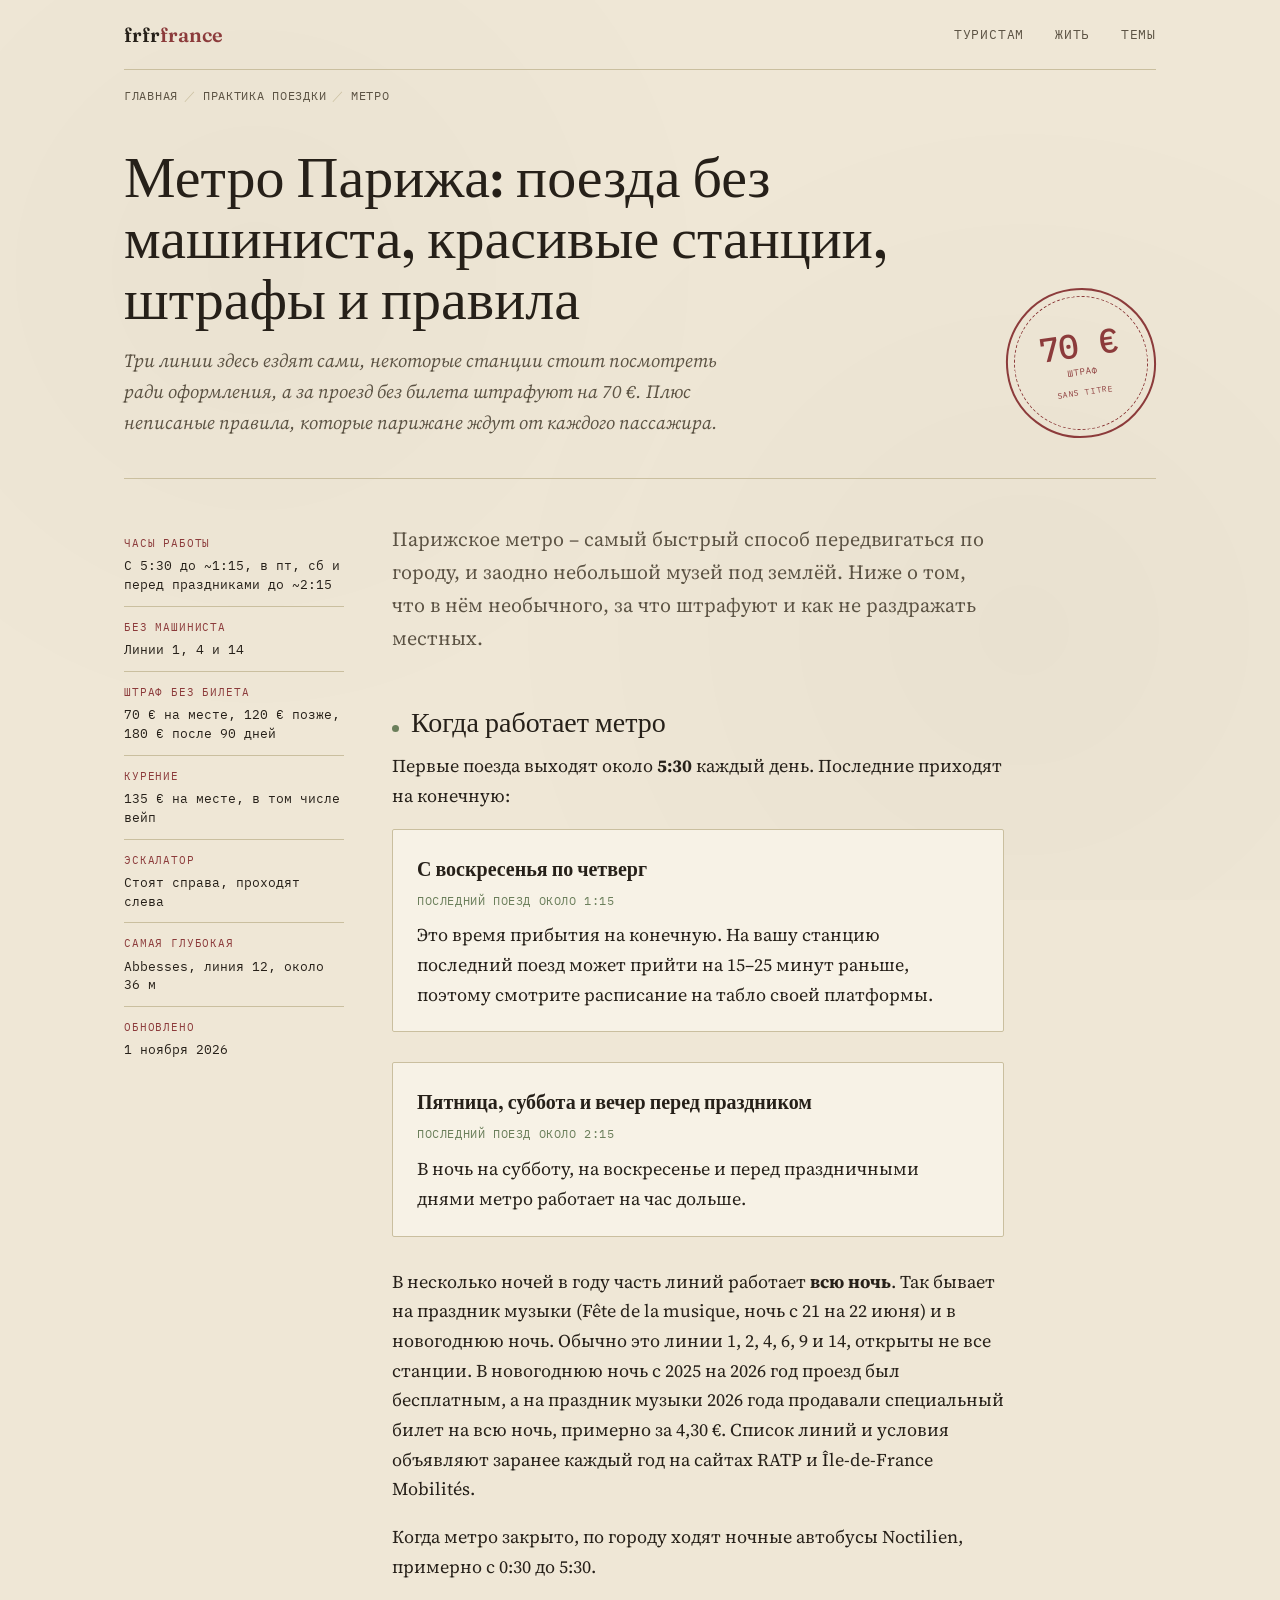
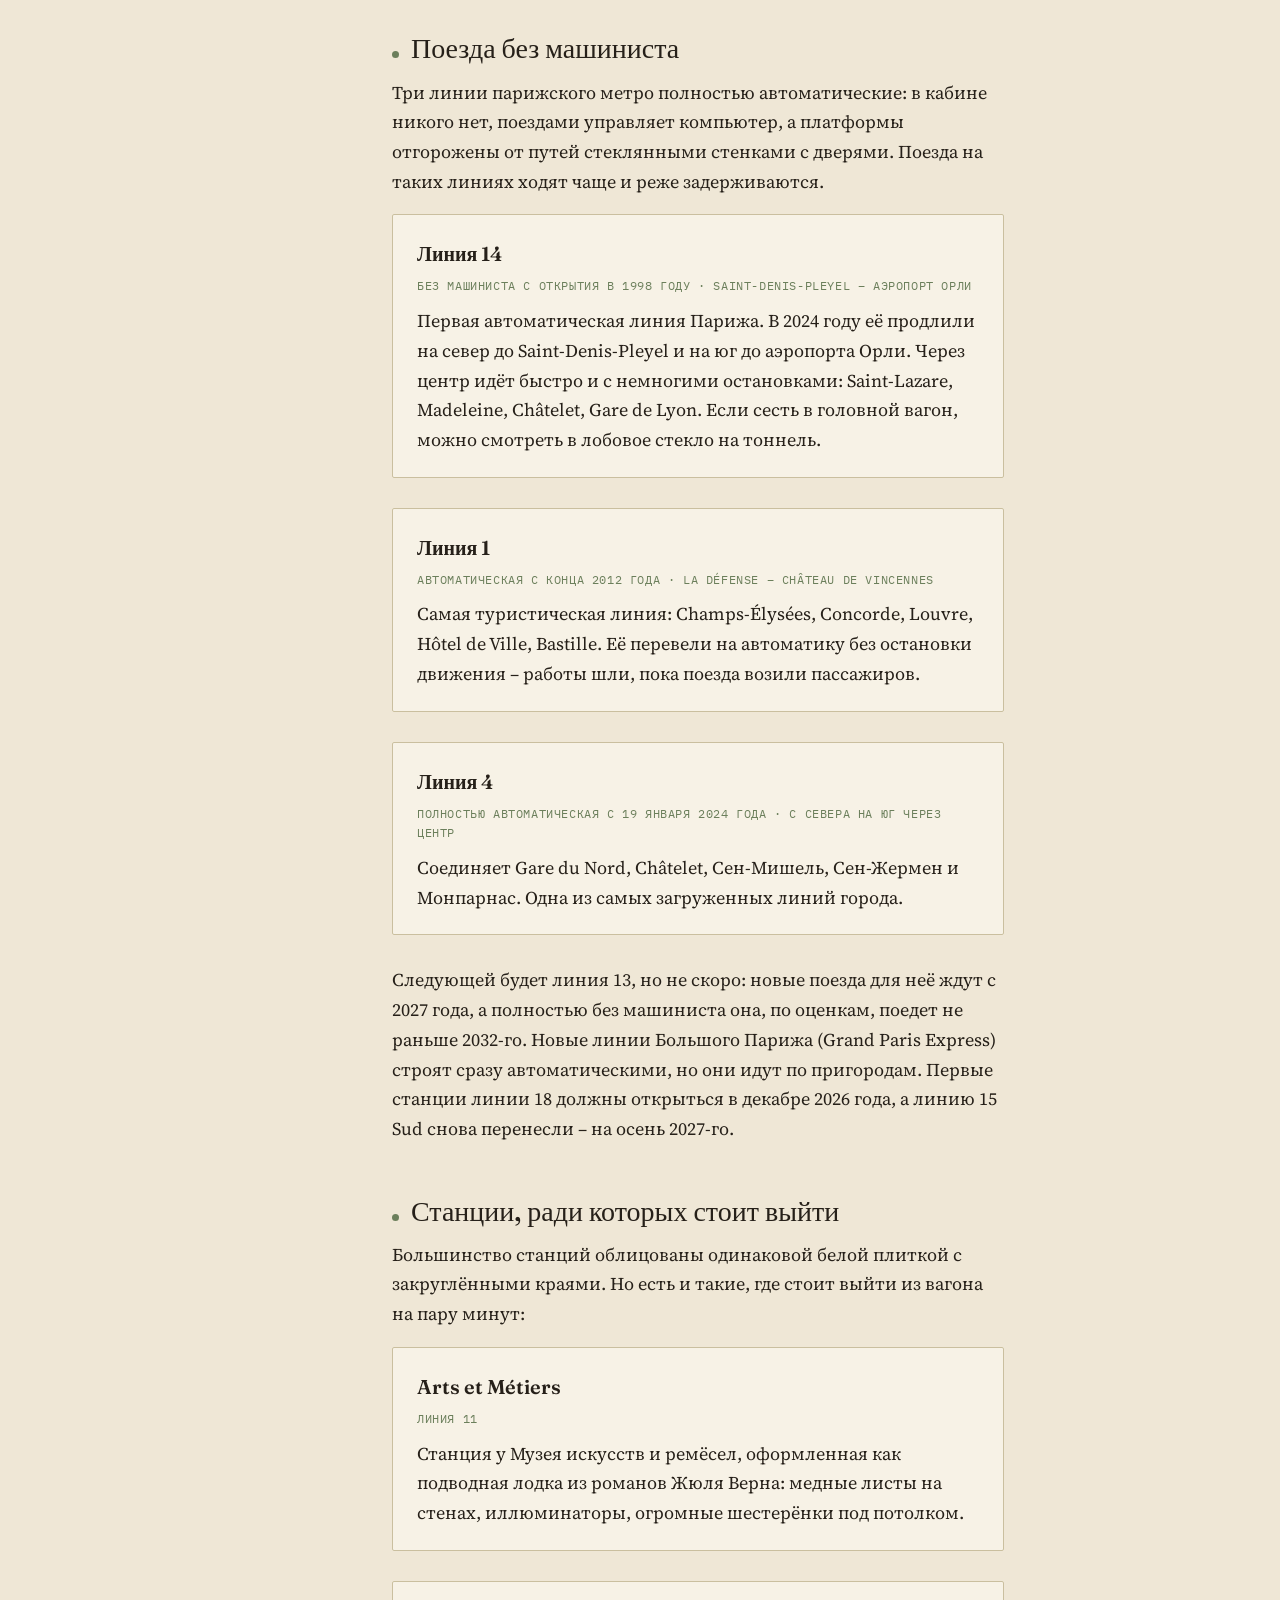
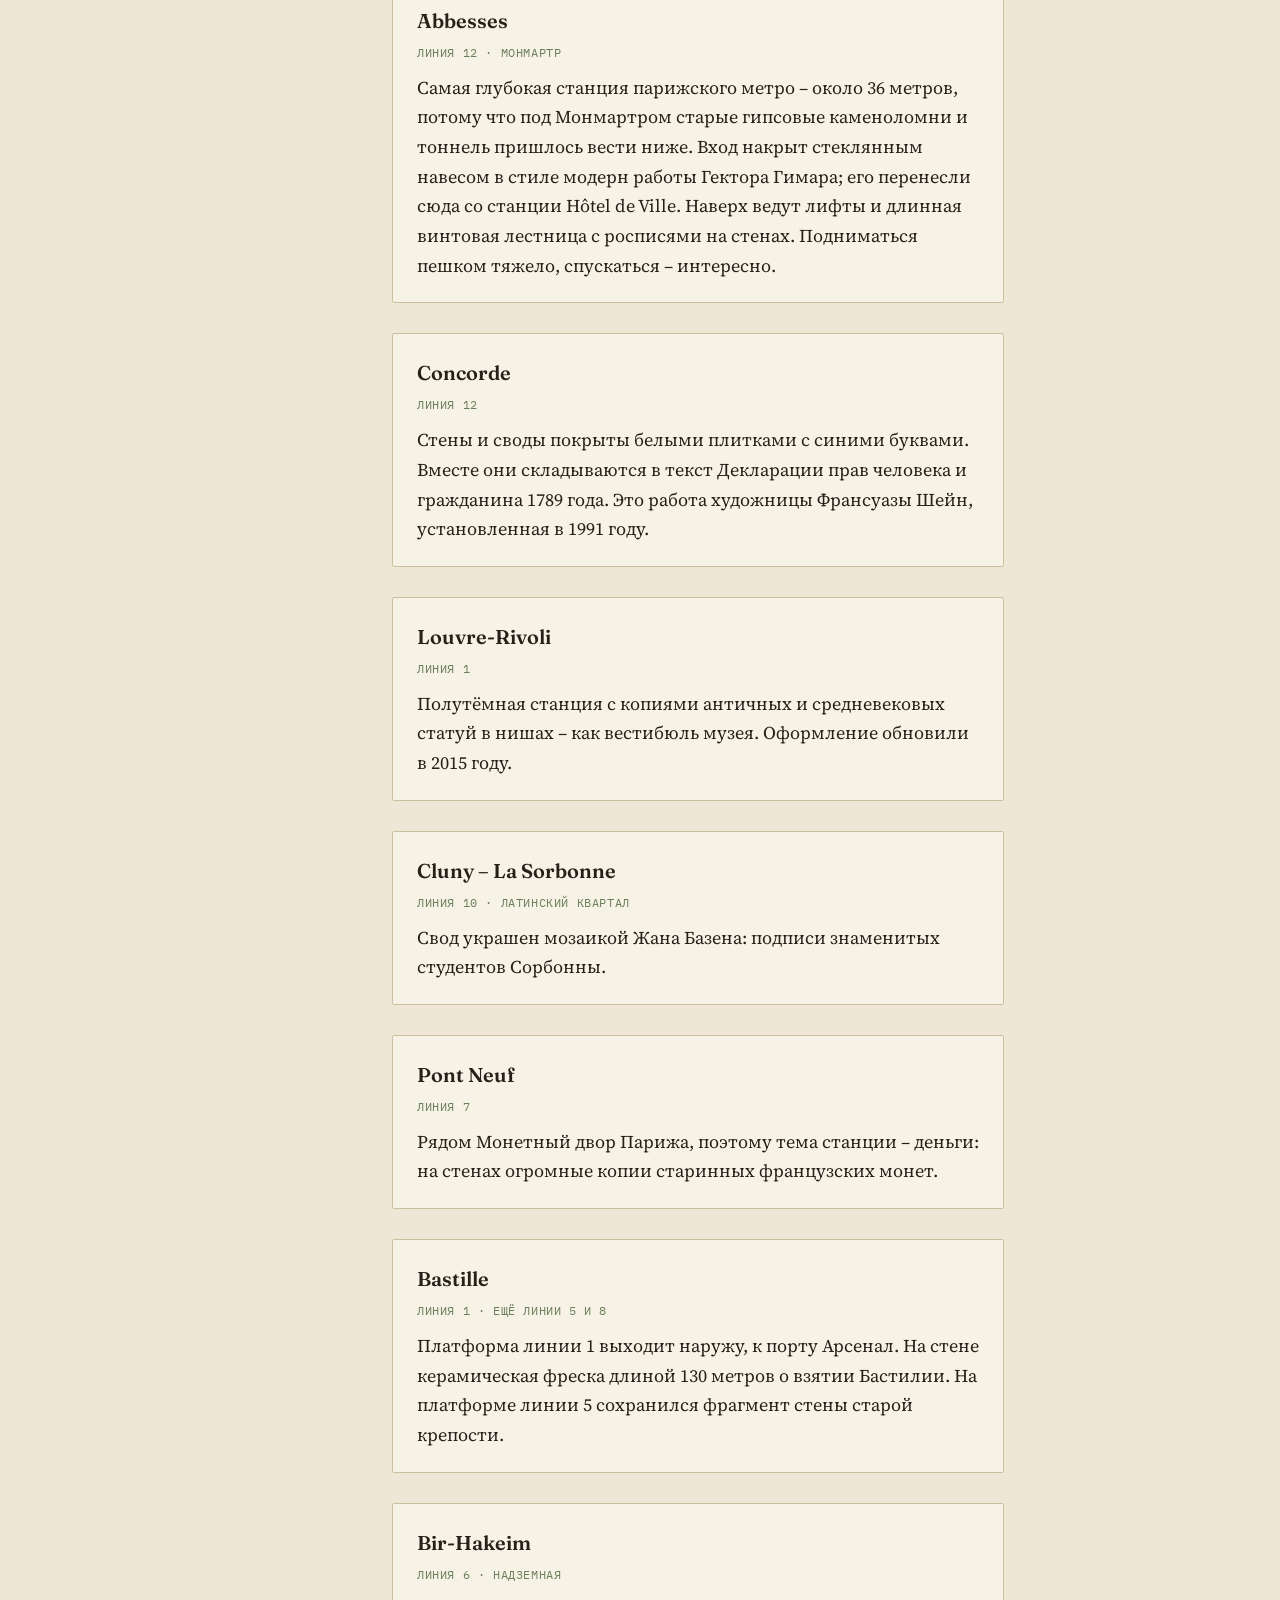
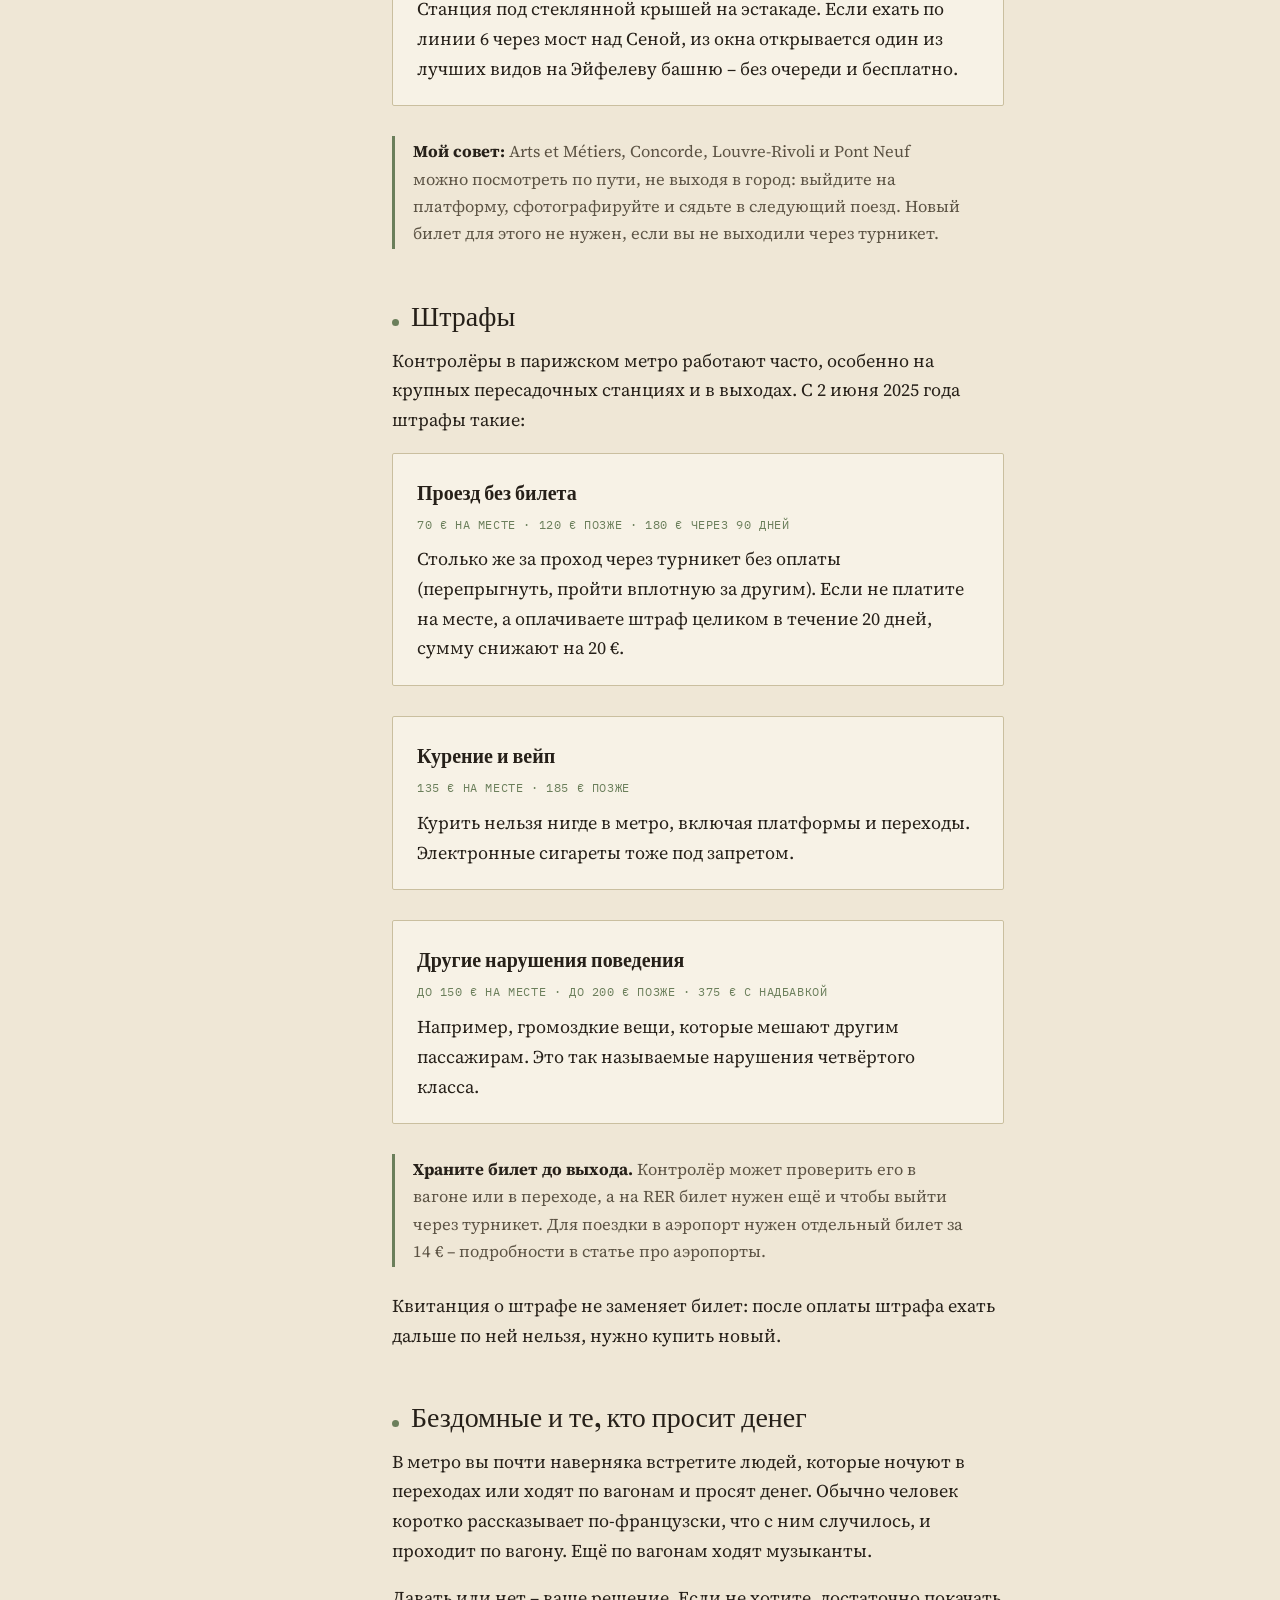
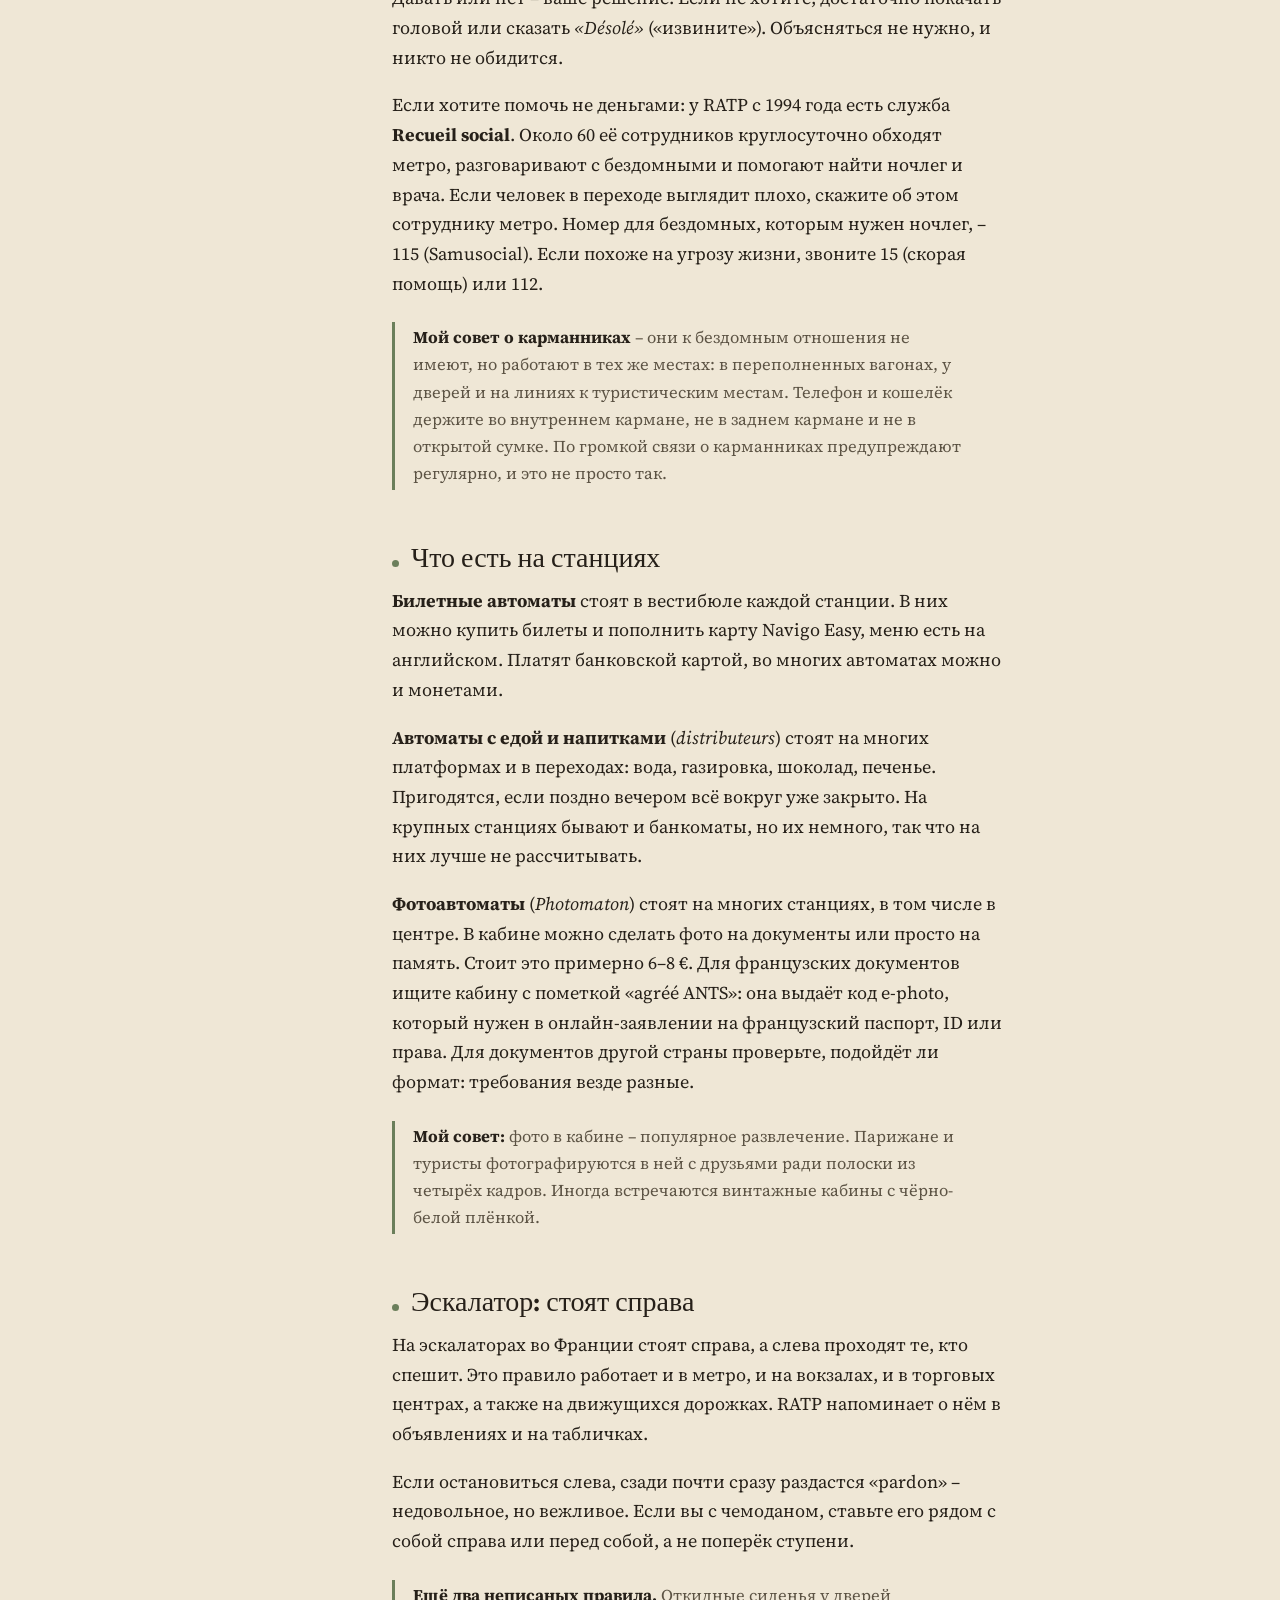
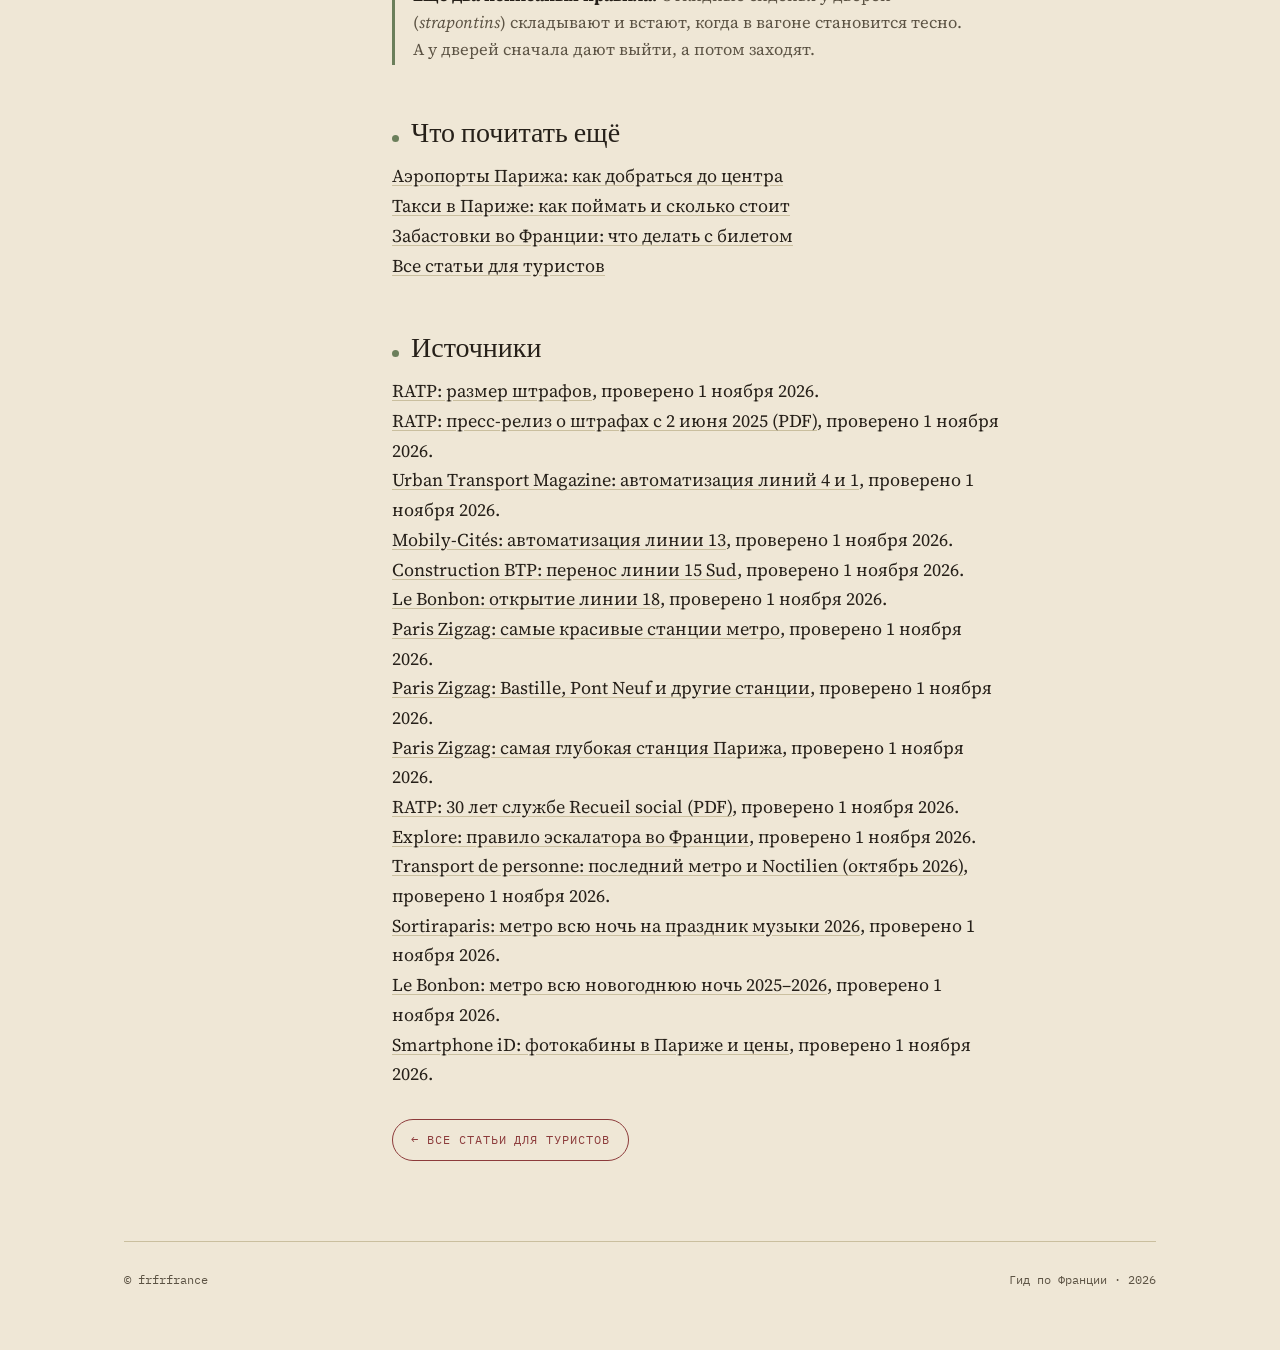
<file: metro-paris.html>
<!DOCTYPE html>
<html lang="ru">
<head>
<meta charset="UTF-8">
<meta name="viewport" content="width=device-width, initial-scale=1.0">
<title>Метро Парижа: поезда без машиниста, красивые станции, штрафы и правила – frfrfrance</title>
<meta name="description" content="Метро Парижа для туристов: до скольки работает, какие линии ездят без машиниста, самые красивые станции, штраф 70 € за безбилетный проезд, как вести себя с теми, кто просит денег, и почему на эскалаторе стоят справа.">
<link rel="canonical" href="https://frfrfrance.fr/metro-paris.html">
<meta property="og:type" content="article">
<meta property="og:site_name" content="frfrfrance">
<meta property="og:title" content="Метро Парижа: поезда без машиниста, красивые станции, штрафы и правила">
<meta property="og:description" content="Автоматические линии, станции, ради которых стоит выйти из вагона, штрафы 2026 года и неписаные правила парижского метро.">
<meta property="og:url" content="https://frfrfrance.fr/metro-paris.html">
<meta property="og:locale" content="ru_RU">
<meta name="twitter:card" content="summary">
<link rel="icon" href="data:image/svg+xml,%3Csvg xmlns='http://www.w3.org/2000/svg' viewBox='0 0 64 64'%3E%3Ccircle cx='32' cy='32' r='28' fill='none' stroke='%238c3b3b' stroke-width='4'/%3E%3Ctext x='32' y='40' font-size='22' text-anchor='middle' fill='%238c3b3b' font-family='monospace'%3EFR%3C/text%3E%3C/svg%3E">
<link rel="preconnect" href="https://fonts.googleapis.com">
<link rel="preconnect" href="https://fonts.gstatic.com" crossorigin>
<link href="https://fonts.googleapis.com/css2?family=Fraunces:opsz,wght@9..144,400;9..144,500;9..144,600&family=Source+Serif+4:opsz,wght@8..60,400;8..60,600&family=IBM+Plex+Mono:wght@400;500&display=swap" rel="stylesheet">
<link rel="stylesheet" href="style.css">
<script type="application/ld+json">
{
  "@context": "https://schema.org",
  "@type": "Article",
  "headline": "Метро Парижа: поезда без машиниста, красивые станции, штрафы и правила",
  "inLanguage": "ru",
  "datePublished": "2026-11-01",
  "dateModified": "2026-11-01",
  "mainEntityOfPage": "https://frfrfrance.fr/metro-paris.html",
  "publisher": {"@type": "Organization", "name": "frfrfrance"}
}
</script>
</head>
<body>
<div class="wrap">

  <header class="site">
    <nav class="site-nav" aria-label="Разделы">
      <a class="brand" href="index.html">frfr<span>france</span></a>
      <span class="links">
        <a href="turistam.html">Туристам</a>
        <a href="index.html#live">Жить</a>
        <a href="index.html#topics">Темы</a>
      </span>
    </nav>
  </header>

  <nav class="crumbs" aria-label="Путь">
    <a href="index.html">Главная</a><span>／</span><a href="turistam.html#practice">Практика поездки</a><span>／</span>Метро
  </nav>

  <section class="hero">
    <div>
      <h1>Метро Парижа: поезда без машиниста, красивые станции, штрафы и правила</h1>
      <p class="dek">Три линии здесь ездят сами, некоторые станции стоит посмотреть ради оформления, а за проезд без билета штрафуют на 70 €. Плюс неписаные правила, которые парижане ждут от каждого пассажира.</p>
    </div>
    <div class="stamp" aria-hidden="true">
      <b>70 €</b><small>штраф</small><em>Sans titre</em>
    </div>
  </section>

  <main class="article">
    <aside class="carnet">
      <div class="field"><div class="k">Часы работы</div><div class="v">С 5:30 до ~1:15, в пт, сб и перед праздниками до ~2:15</div></div>
      <div class="field"><div class="k">Без машиниста</div><div class="v">Линии 1, 4 и 14</div></div>
      <div class="field"><div class="k">Штраф без билета</div><div class="v">70 € на месте, 120 € позже, 180 € после 90 дней</div></div>
      <div class="field"><div class="k">Курение</div><div class="v">135 € на месте, в том числе вейп</div></div>
      <div class="field"><div class="k">Эскалатор</div><div class="v">Стоят справа, проходят слева</div></div>
      <div class="field"><div class="k">Самая глубокая</div><div class="v">Abbesses, линия 12, около 36 м</div></div>
      <div class="field"><div class="k">Обновлено</div><div class="v">1 ноября 2026</div></div>
    </aside>

    <article>
      <p class="lede">Парижское метро – самый быстрый способ передвигаться по городу, и заодно небольшой музей под землёй. Ниже о том, что в нём необычного, за что штрафуют и как не раздражать местных.</p>

      <h2><i></i>Когда работает метро</h2>
      <p>Первые поезда выходят около <strong>5:30</strong> каждый день. Последние приходят на конечную:</p>

      <div class="market">
        <div class="name">С воскресенья по четверг</div>
        <div class="meta">Последний поезд около 1:15</div>
        <p>Это время прибытия на конечную. На вашу станцию последний поезд может прийти на 15–25 минут раньше, поэтому смотрите расписание на табло своей платформы.</p>
      </div>

      <div class="market">
        <div class="name">Пятница, суббота и вечер перед праздником</div>
        <div class="meta">Последний поезд около 2:15</div>
        <p>В ночь на субботу, на воскресенье и перед праздничными днями метро работает на час дольше.</p>
      </div>

      <p>В несколько ночей в году часть линий работает <strong>всю ночь</strong>. Так бывает на праздник музыки (Fête de la musique, ночь с 21 на 22 июня) и в новогоднюю ночь. Обычно это линии 1, 2, 4, 6, 9 и 14, открыты не все станции. В новогоднюю ночь с 2025 на 2026 год проезд был бесплатным, а на праздник музыки 2026 года продавали специальный билет на всю ночь, примерно за 4,30 €. Список линий и условия объявляют заранее каждый год на сайтах RATP и Île-de-France Mobilités.</p>
      <p>Когда метро закрыто, по городу ходят ночные автобусы Noctilien, примерно с 0:30 до 5:30.</p>

      <h2><i></i>Поезда без машиниста</h2>
      <p>Три линии парижского метро полностью автоматические: в кабине никого нет, поездами управляет компьютер, а платформы отгорожены от путей стеклянными стенками с дверями. Поезда на таких линиях ходят чаще и реже задерживаются.</p>

      <div class="market">
        <div class="name">Линия 14</div>
        <div class="meta">Без машиниста с открытия в 1998 году · Saint-Denis-Pleyel – Аэропорт Орли</div>
        <p>Первая автоматическая линия Парижа. В 2024 году её продлили на север до Saint-Denis-Pleyel и на юг до аэропорта Орли. Через центр идёт быстро и с немногими остановками: Saint-Lazare, Madeleine, Châtelet, Gare de Lyon. Если сесть в головной вагон, можно смотреть в лобовое стекло на тоннель.</p>
      </div>

      <div class="market">
        <div class="name">Линия 1</div>
        <div class="meta">Автоматическая с конца 2012 года · La Défense – Château de Vincennes</div>
        <p>Самая туристическая линия: Champs-Élysées, Concorde, Louvre, Hôtel de Ville, Bastille. Её перевели на автоматику без остановки движения – работы шли, пока поезда возили пассажиров.</p>
      </div>

      <div class="market">
        <div class="name">Линия 4</div>
        <div class="meta">Полностью автоматическая с 19 января 2024 года · с севера на юг через центр</div>
        <p>Соединяет Gare du Nord, Châtelet, Сен-Мишель, Сен-Жермен и Монпарнас. Одна из самых загруженных линий города.</p>
      </div>

      <p>Следующей будет линия 13, но не скоро: новые поезда для неё ждут с 2027 года, а полностью без машиниста она, по оценкам, поедет не раньше 2032-го. Новые линии Большого Парижа (Grand Paris Express) строят сразу автоматическими, но они идут по пригородам. Первые станции линии 18 должны открыться в декабре 2026 года, а линию 15 Sud снова перенесли – на осень 2027-го.</p>

      <h2><i></i>Станции, ради которых стоит выйти</h2>
      <p>Большинство станций облицованы одинаковой белой плиткой с закруглёнными краями. Но есть и такие, где стоит выйти из вагона на пару минут:</p>

      <div class="market">
        <div class="name">Arts et Métiers</div>
        <div class="meta">Линия 11</div>
        <p>Станция у Музея искусств и ремёсел, оформленная как подводная лодка из романов Жюля Верна: медные листы на стенах, иллюминаторы, огромные шестерёнки под потолком.</p>
      </div>

      <div class="market">
        <div class="name">Abbesses</div>
        <div class="meta">Линия 12 · Монмартр</div>
        <p>Самая глубокая станция парижского метро – около 36 метров, потому что под Монмартром старые гипсовые каменоломни и тоннель пришлось вести ниже. Вход накрыт стеклянным навесом в стиле модерн работы Гектора Гимара; его перенесли сюда со станции Hôtel de Ville. Наверх ведут лифты и длинная винтовая лестница с росписями на стенах. Подниматься пешком тяжело, спускаться – интересно.</p>
      </div>

      <div class="market">
        <div class="name">Concorde</div>
        <div class="meta">Линия 12</div>
        <p>Стены и своды покрыты белыми плитками с синими буквами. Вместе они складываются в текст Декларации прав человека и гражданина 1789 года. Это работа художницы Франсуазы Шейн, установленная в 1991 году.</p>
      </div>

      <div class="market">
        <div class="name">Louvre-Rivoli</div>
        <div class="meta">Линия 1</div>
        <p>Полутёмная станция с копиями античных и средневековых статуй в нишах – как вестибюль музея. Оформление обновили в 2015 году.</p>
      </div>

      <div class="market">
        <div class="name">Cluny – La Sorbonne</div>
        <div class="meta">Линия 10 · Латинский квартал</div>
        <p>Свод украшен мозаикой Жана Базена: подписи знаменитых студентов Сорбонны.</p>
      </div>

      <div class="market">
        <div class="name">Pont Neuf</div>
        <div class="meta">Линия 7</div>
        <p>Рядом Монетный двор Парижа, поэтому тема станции – деньги: на стенах огромные копии старинных французских монет.</p>
      </div>

      <div class="market">
        <div class="name">Bastille</div>
        <div class="meta">Линия 1 · ещё линии 5 и 8</div>
        <p>Платформа линии 1 выходит наружу, к порту Арсенал. На стене керамическая фреска длиной 130 метров о взятии Бастилии. На платформе линии 5 сохранился фрагмент стены старой крепости.</p>
      </div>

      <div class="market">
        <div class="name">Bir-Hakeim</div>
        <div class="meta">Линия 6 · надземная</div>
        <p>Станция под стеклянной крышей на эстакаде. Если ехать по линии 6 через мост над Сеной, из окна открывается один из лучших видов на Эйфелеву башню – без очереди и бесплатно.</p>
      </div>

      <div class="tip">
        <strong>Мой совет:</strong> Arts et Métiers, Concorde, Louvre-Rivoli и Pont Neuf можно посмотреть по пути, не выходя в город: выйдите на платформу, сфотографируйте и сядьте в следующий поезд. Новый билет для этого не нужен, если вы не выходили через турникет.
      </div>

      <h2><i></i>Штрафы</h2>
      <p>Контролёры в парижском метро работают часто, особенно на крупных пересадочных станциях и в выходах. С 2 июня 2025 года штрафы такие:</p>

      <div class="market">
        <div class="name">Проезд без билета</div>
        <div class="meta">70 € на месте · 120 € позже · 180 € через 90 дней</div>
        <p>Столько же за проход через турникет без оплаты (перепрыгнуть, пройти вплотную за другим). Если не платите на месте, а оплачиваете штраф целиком в течение 20 дней, сумму снижают на 20 €.</p>
      </div>

      <div class="market">
        <div class="name">Курение и вейп</div>
        <div class="meta">135 € на месте · 185 € позже</div>
        <p>Курить нельзя нигде в метро, включая платформы и переходы. Электронные сигареты тоже под запретом.</p>
      </div>

      <div class="market">
        <div class="name">Другие нарушения поведения</div>
        <div class="meta">До 150 € на месте · до 200 € позже · 375 € с надбавкой</div>
        <p>Например, громоздкие вещи, которые мешают другим пассажирам. Это так называемые нарушения четвёртого класса.</p>
      </div>

      <div class="tip">
        <strong>Храните билет до выхода.</strong> Контролёр может проверить его в вагоне или в переходе, а на RER билет нужен ещё и чтобы выйти через турникет. Для поездки в аэропорт нужен отдельный билет за 14 € – подробности в статье <a href="aeroports-paris.html">про аэропорты</a>.
      </div>

      <p>Квитанция о штрафе не заменяет билет: после оплаты штрафа ехать дальше по ней нельзя, нужно купить новый.</p>

      <h2><i></i>Бездомные и те, кто просит денег</h2>
      <p>В метро вы почти наверняка встретите людей, которые ночуют в переходах или ходят по вагонам и просят денег. Обычно человек коротко рассказывает по-французски, что с ним случилось, и проходит по вагону. Ещё по вагонам ходят музыканты.</p>
      <p>Давать или нет – ваше решение. Если не хотите, достаточно покачать головой или сказать <em>«Désolé»</em> («извините»). Объясняться не нужно, и никто не обидится.</p>
      <p>Если хотите помочь не деньгами: у RATP с 1994 года есть служба <strong>Recueil social</strong>. Около 60 её сотрудников круглосуточно обходят метро, разговаривают с бездомными и помогают найти ночлег и врача. Если человек в переходе выглядит плохо, скажите об этом сотруднику метро. Номер для бездомных, которым нужен ночлег, – 115 (Samusocial). Если похоже на угрозу жизни, звоните 15 (скорая помощь) или 112.</p>

      <div class="tip">
        <strong>Мой совет о карманниках</strong> – они к бездомным отношения не имеют, но работают в тех же местах: в переполненных вагонах, у дверей и на линиях к туристическим местам. Телефон и кошелёк держите во внутреннем кармане, не в заднем кармане и не в открытой сумке. По громкой связи о карманниках предупреждают регулярно, и это не просто так.
      </div>

      <h2><i></i>Что есть на станциях</h2>
      <p><strong>Билетные автоматы</strong> стоят в вестибюле каждой станции. В них можно купить билеты и пополнить карту Navigo Easy, меню есть на английском. Платят банковской картой, во многих автоматах можно и монетами.</p>
      <p><strong>Автоматы с едой и напитками</strong> (<em>distributeurs</em>) стоят на многих платформах и в переходах: вода, газировка, шоколад, печенье. Пригодятся, если поздно вечером всё вокруг уже закрыто. На крупных станциях бывают и банкоматы, но их немного, так что на них лучше не рассчитывать.</p>
      <p><strong>Фотоавтоматы</strong> (<em>Photomaton</em>) стоят на многих станциях, в том числе в центре. В кабине можно сделать фото на документы или просто на память. Стоит это примерно 6–8 €. Для французских документов ищите кабину с пометкой «agréé ANTS»: она выдаёт код e-photo, который нужен в онлайн-заявлении на французский паспорт, ID или права. Для документов другой страны проверьте, подойдёт ли формат: требования везде разные.</p>

      <div class="tip">
        <strong>Мой совет:</strong> фото в кабине – популярное развлечение. Парижане и туристы фотографируются в ней с друзьями ради полоски из четырёх кадров. Иногда встречаются винтажные кабины с чёрно-белой плёнкой.
      </div>

      <h2><i></i>Эскалатор: стоят справа</h2>
      <p>На эскалаторах во Франции стоят справа, а слева проходят те, кто спешит. Это правило работает и в метро, и на вокзалах, и в торговых центрах, а также на движущихся дорожках. RATP напоминает о нём в объявлениях и на табличках.</p>
      <p>Если остановиться слева, сзади почти сразу раздастся «pardon» – недовольное, но вежливое. Если вы с чемоданом, ставьте его рядом с собой справа или перед собой, а не поперёк ступени.</p>

      <div class="tip">
        <strong>Ещё два неписаных правила.</strong> Откидные сиденья у дверей (<em>strapontins</em>) складывают и встают, когда в вагоне становится тесно. А у дверей сначала дают выйти, а потом заходят.
      </div>

      <h2><i></i>Что почитать ещё</h2>
      <p>
        <a href="aeroports-paris.html">Аэропорты Парижа: как добраться до центра</a><br>
        <a href="taxi-paris.html">Такси в Париже: как поймать и сколько стоит</a><br>
        <a href="strikes-france.html">Забастовки во Франции: что делать с билетом</a><br>
        <a href="turistam.html">Все статьи для туристов</a>
      </p>

      <h2><i></i>Источники</h2>
      <p>
        <a href="https://www.ratp.fr/en/what-amount-fines" rel="noopener">RATP: размер штрафов</a>, проверено 1 ноября 2026.<br>
        <a href="https://ratpgroup.com/api/media/20250522-CP-Lutte-contre-la-fraude-les-amendes-tarifiares-passent-a-70-E-le-2-juin-2025.pdf" rel="noopener">RATP: пресс-релиз о штрафах с 2 июня 2025 (PDF)</a>, проверено 1 ноября 2026.<br>
        <a href="https://www.urban-transport-magazine.com/en/conversion-without-service-interruption-paris-metro-line-4-now-fully-automated/" rel="noopener">Urban Transport Magazine: автоматизация линий 4 и 1</a>, проверено 1 ноября 2026.<br>
        <a href="https://mobilycites.com/automatisation-la-ligne-13-bascule-enfin/" rel="noopener">Mobily-Cités: автоматизация линии 13</a>, проверено 1 ноября 2026.<br>
        <a href="https://www.constructionbtp.com/rail/article/2026/07/05/155753/les-raisons-pour-lesquelles-ouverture-ligne-15-sud-est-encore-repoussee" rel="noopener">Construction BTP: перенос линии 15 Sud</a>, проверено 1 ноября 2026.<br>
        <a href="https://lebonbon.fr/paris/news/metro-date-lancement-ligne-18-officialisee/" rel="noopener">Le Bonbon: открытие линии 18</a>, проверено 1 ноября 2026.<br>
        <a href="https://www.pariszigzag.fr/insolite/lieux-insolites/les-plus-belles-stations-du-metro-parisien/" rel="noopener">Paris Zigzag: самые красивые станции метро</a>, проверено 1 ноября 2026.<br>
        <a href="https://www.pariszigzag.fr/insolite/histoire-insolite-paris/stations-metro-cool/" rel="noopener">Paris Zigzag: Bastille, Pont Neuf и другие станции</a>, проверено 1 ноября 2026.<br>
        <a href="https://www.pariszigzag.fr/?p=265124" rel="noopener">Paris Zigzag: самая глубокая станция Парижа</a>, проверено 1 ноября 2026.<br>
        <a href="https://ratpgroup.com/api/media/20241113-CP-30-ans-Recueil-Social-1.pdf" rel="noopener">RATP: 30 лет службе Recueil social (PDF)</a>, проверено 1 ноября 2026.<br>
        <a href="https://www.explore.com/2017593/stand-right-walk-left-escalator-etiquette-france-never-ignore/" rel="noopener">Explore: правило эскалатора во Франции</a>, проверено 1 ноября 2026.<br>
        <a href="https://transportdepersonne.com/dernier-metro-noctilien-rentrer-nuit-paris/" rel="noopener">Transport de personne: последний метро и Noctilien (октябрь 2026)</a>, проверено 1 ноября 2026.<br>
        <a href="https://www.sortiraparis.com/en/news/music-festival/articles/254199-fete-de-la-musique-2026-in-paris-metro-and-rer-lines-stay-open-all-night" rel="noopener">Sortiraparis: метро всю ночь на праздник музыки 2026</a>, проверено 1 ноября 2026.<br>
        <a href="https://www.lebonbon.fr/paris/news/metro-toute-nuit-nouvel-an/" rel="noopener">Le Bonbon: метро всю новогоднюю ночь 2025–2026</a>, проверено 1 ноября 2026.<br>
        <a href="https://www.smartphone-id.com/photo-didentite-paris" rel="noopener">Smartphone iD: фотокабины в Париже и цены</a>, проверено 1 ноября 2026.
      </p>

      <a class="back" href="turistam.html">← Все статьи для туристов</a>
    </article>
  </main>

  <footer class="site">
    <span>© frfrfrance</span>
    <span>Гид по Франции · 2026</span>
  </footer>
</div>
</body>
</html>
</file>
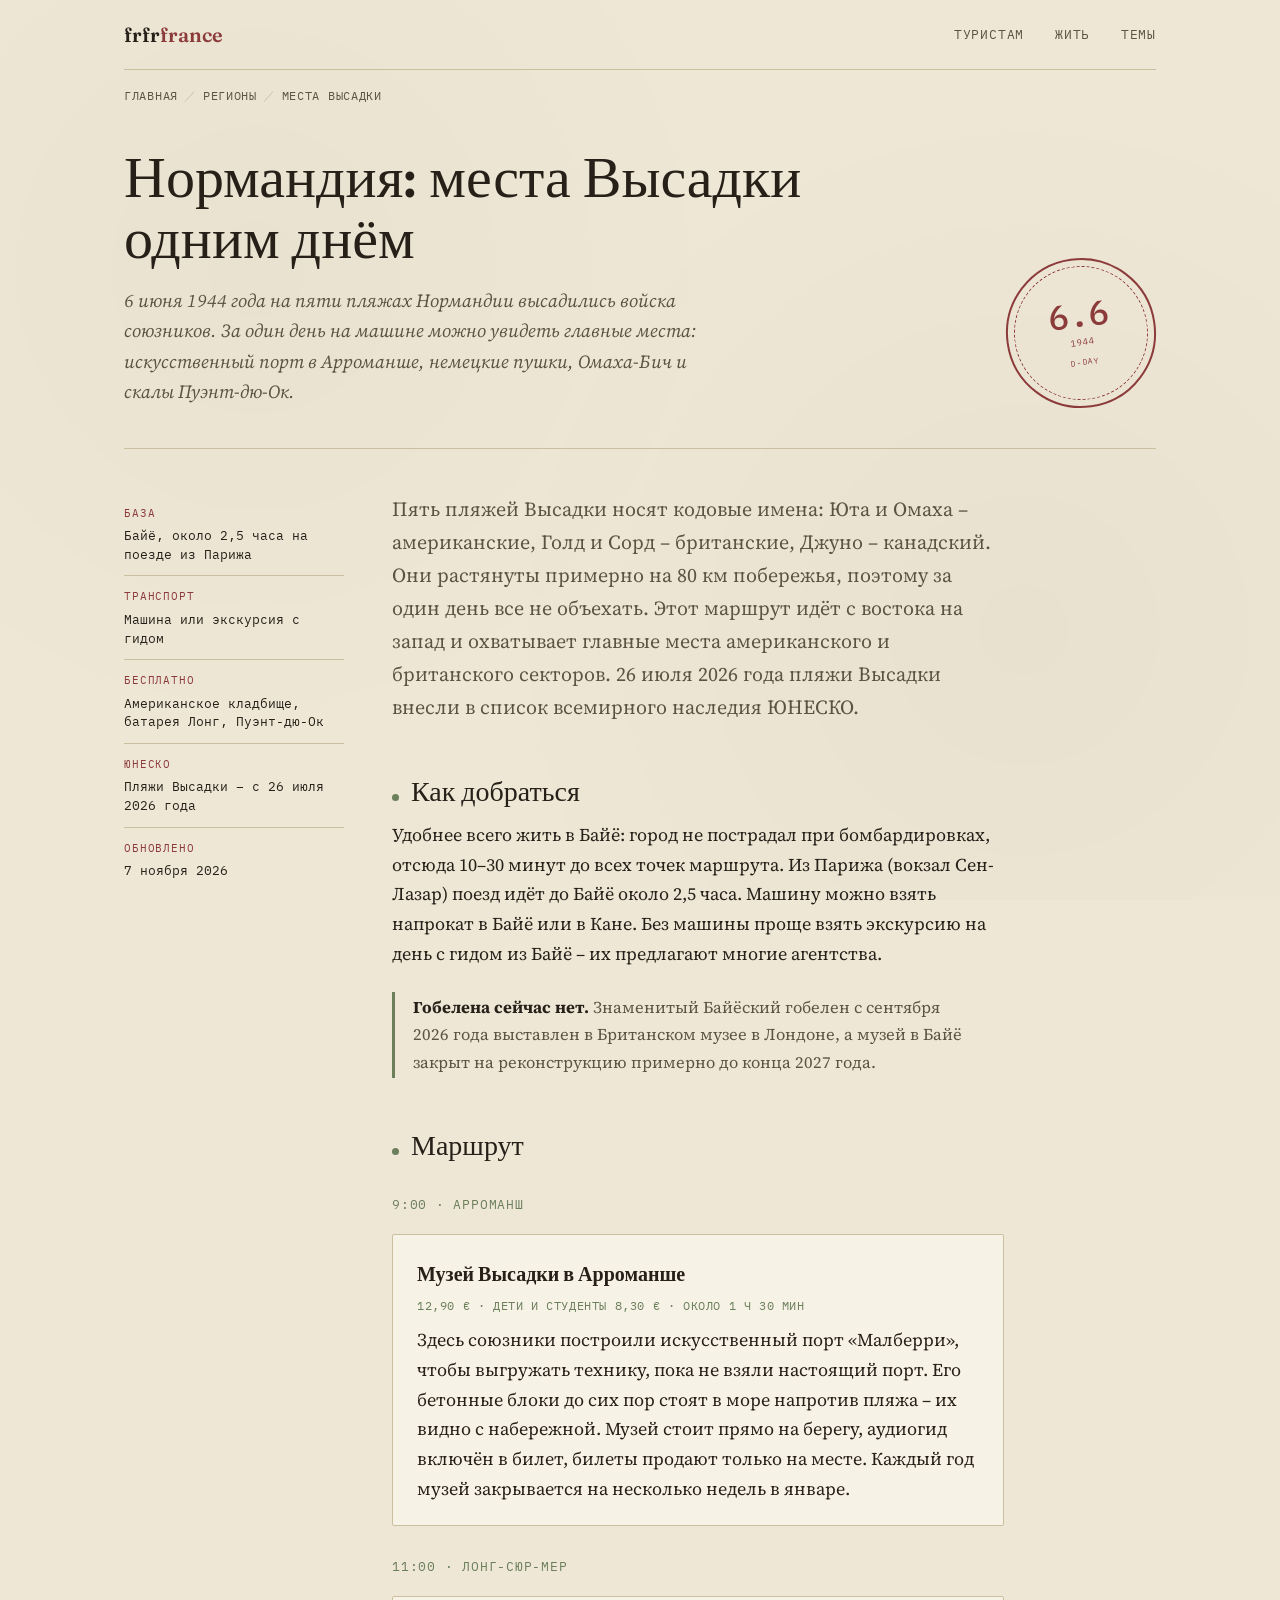
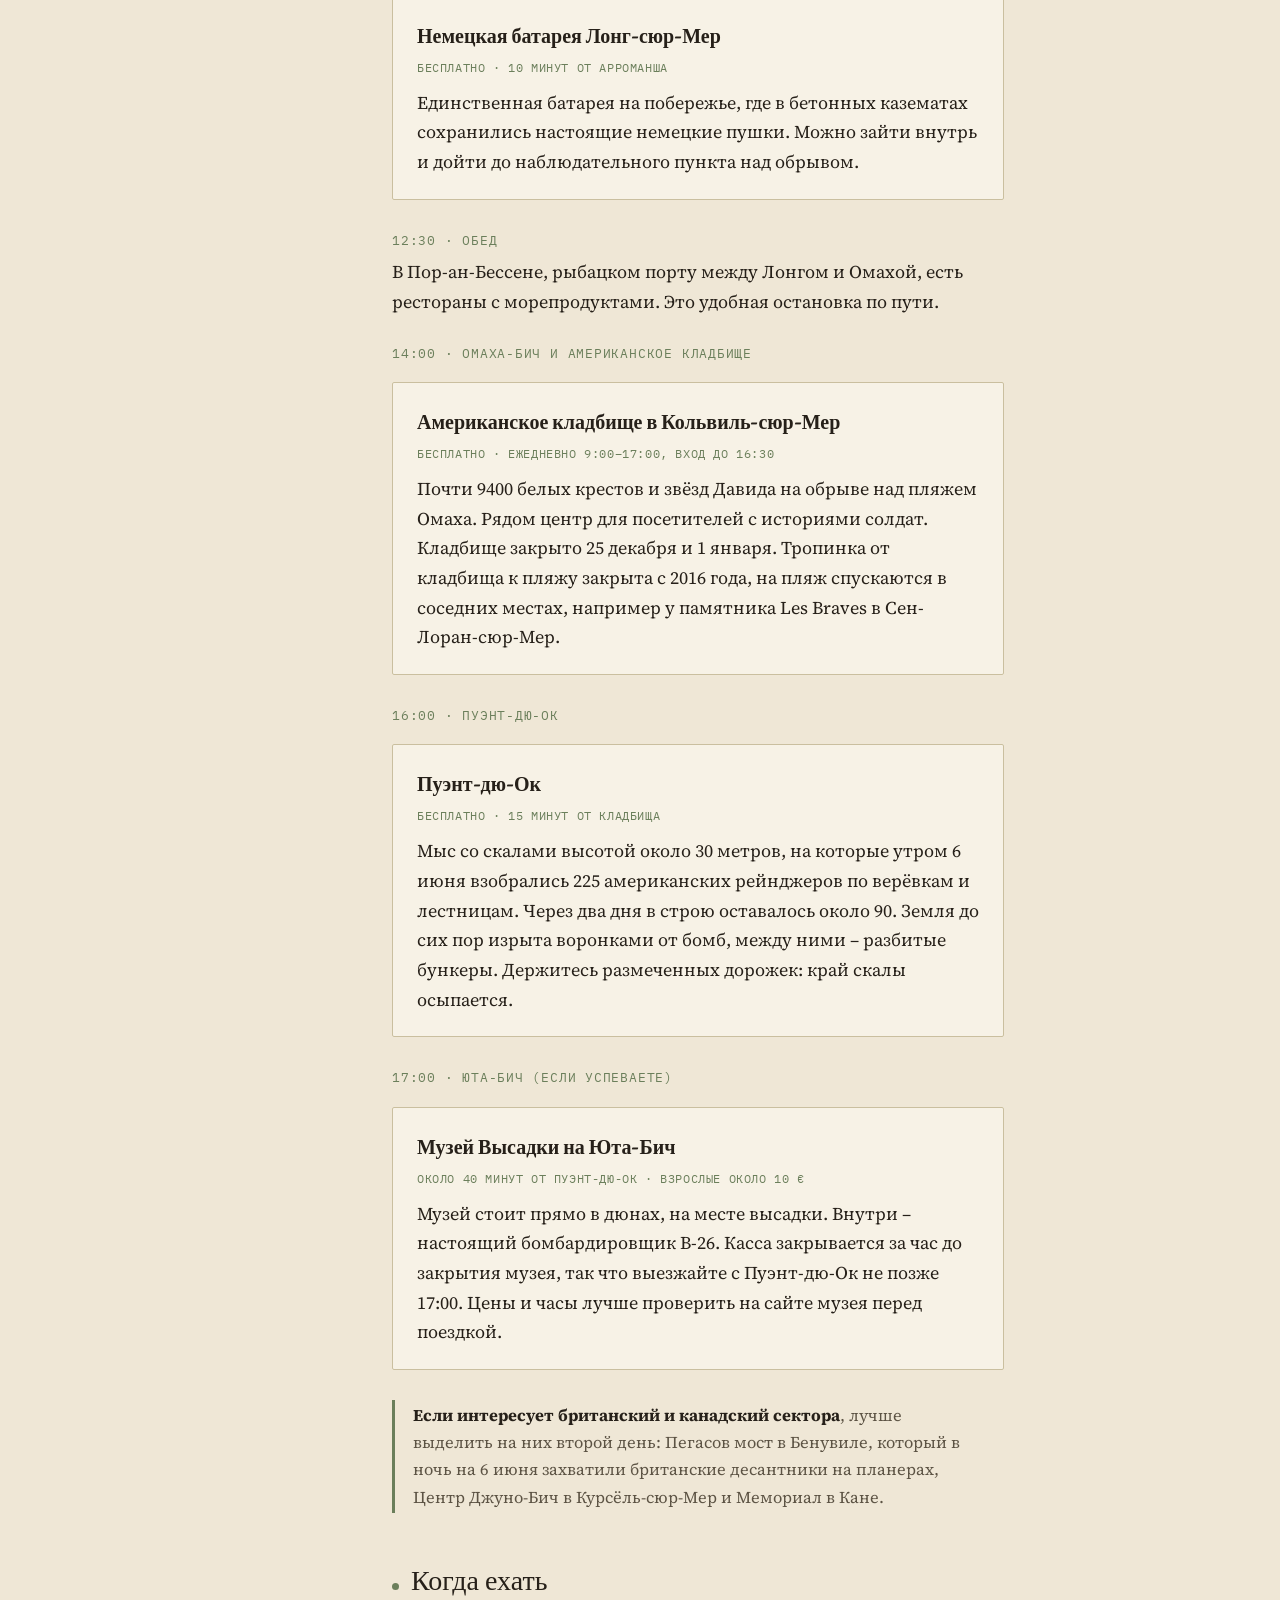
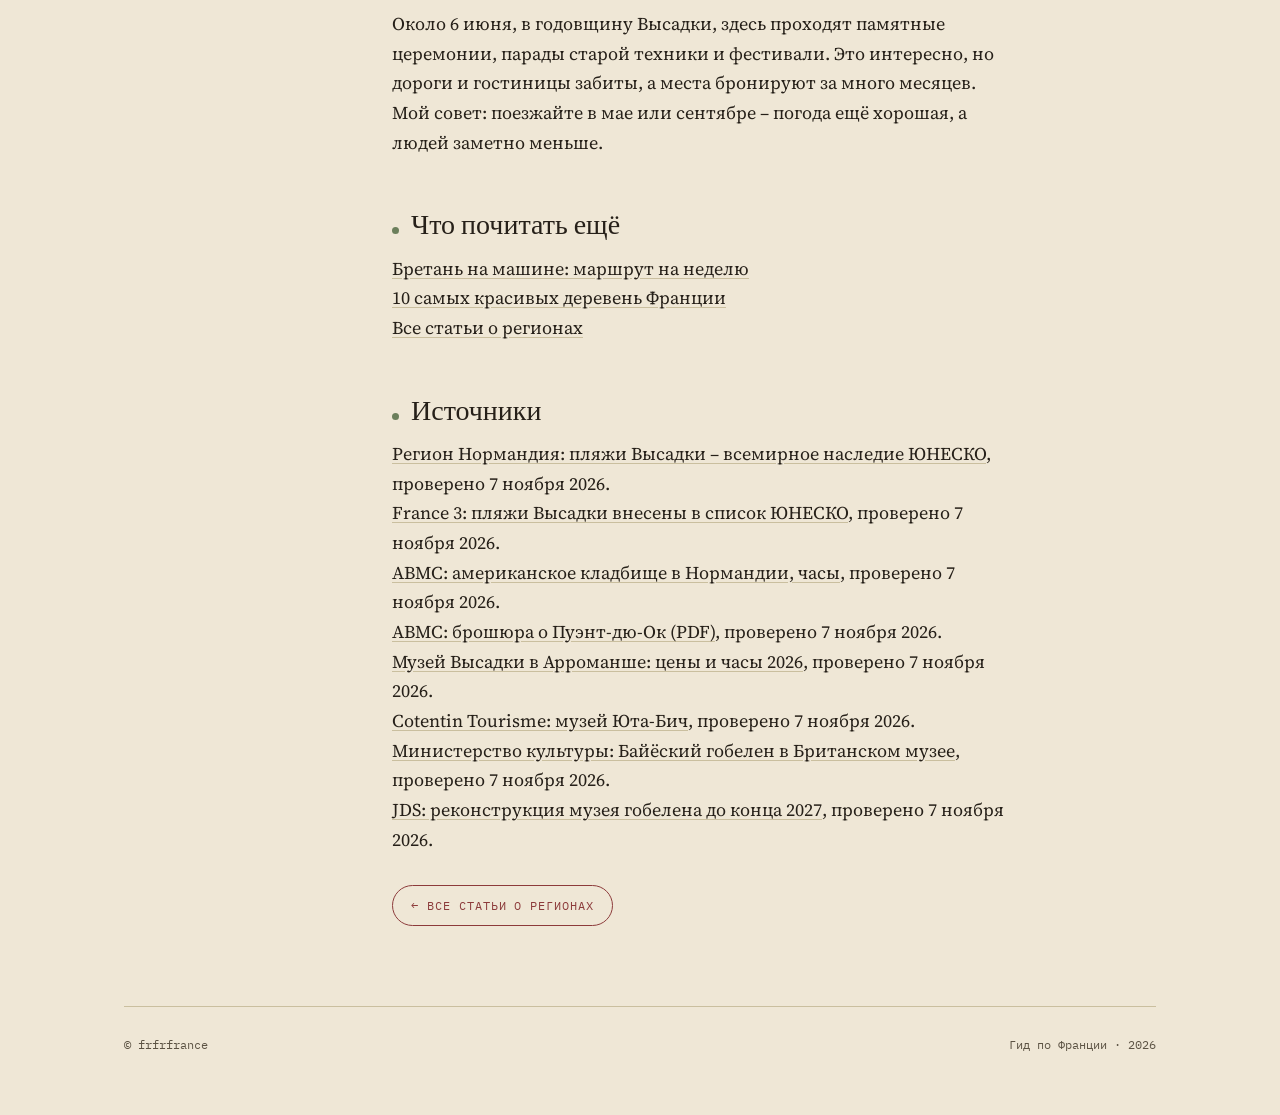
<file: normandie-debarquement.html>
<!DOCTYPE html>
<html lang="ru">
<head>
<meta charset="UTF-8">
<meta name="viewport" content="width=device-width, initial-scale=1.0">
<title>Нормандия: места Высадки одним днём – frfrfrance</title>
<meta name="description" content="Маршрут на один день по местам Высадки союзников 6 июня 1944 года: Арроманш, батарея Лонг-сюр-Мер, Омаха-Бич и американское кладбище, Пуэнт-дю-Ок и Юта-Бич. Цены и часы музеев, как добраться из Парижа.">
<link rel="canonical" href="https://frfrfrance.fr/normandie-debarquement.html">
<meta property="og:type" content="article">
<meta property="og:site_name" content="frfrfrance">
<meta property="og:title" content="Нормандия: места Высадки одним днём">
<meta property="og:description" content="Арроманш, Омаха-Бич, американское кладбище и Пуэнт-дю-Ок за один день из Байё. С 26 июля 2026 года пляжи Высадки – наследие ЮНЕСКО.">
<meta property="og:url" content="https://frfrfrance.fr/normandie-debarquement.html">
<meta property="og:locale" content="ru_RU">
<meta name="twitter:card" content="summary">
<link rel="icon" href="data:image/svg+xml,%3Csvg xmlns='http://www.w3.org/2000/svg' viewBox='0 0 64 64'%3E%3Ccircle cx='32' cy='32' r='28' fill='none' stroke='%238c3b3b' stroke-width='4'/%3E%3Ctext x='32' y='40' font-size='22' text-anchor='middle' fill='%238c3b3b' font-family='monospace'%3EFR%3C/text%3E%3C/svg%3E">
<link rel="preconnect" href="https://fonts.googleapis.com">
<link rel="preconnect" href="https://fonts.gstatic.com" crossorigin>
<link href="https://fonts.googleapis.com/css2?family=Fraunces:opsz,wght@9..144,400;9..144,500;9..144,600&family=Source+Serif+4:opsz,wght@8..60,400;8..60,600&family=IBM+Plex+Mono:wght@400;500&display=swap" rel="stylesheet">
<link rel="stylesheet" href="style.css">
<script type="application/ld+json">
{
  "@context": "https://schema.org",
  "@type": "Article",
  "headline": "Нормандия: места Высадки одним днём",
  "inLanguage": "ru",
  "datePublished": "2026-11-07",
  "dateModified": "2026-11-07",
  "mainEntityOfPage": "https://frfrfrance.fr/normandie-debarquement.html",
  "publisher": {
    "@type": "Organization",
    "name": "frfrfrance"
  }
}
</script>
</head>
<body>
<div class="wrap">

  <header class="site">
    <nav class="site-nav" aria-label="Разделы">
      <a class="brand" href="index.html">frfr<span>france</span></a>
      <span class="links">
        <a href="turistam.html">Туристам</a>
        <a href="index.html#live">Жить</a>
        <a href="index.html#topics">Темы</a>
      </span>
    </nav>
  </header>

  <nav class="crumbs" aria-label="Путь">
    <a href="index.html">Главная</a><span>／</span><a href="turistam.html#regions">Регионы</a><span>／</span>Места Высадки
  </nav>

  <section class="hero">
    <div>
      <h1>Нормандия: места Высадки одним днём</h1>
      <p class="dek">6 июня 1944 года на пяти пляжах Нормандии высадились войска союзников. За один день на машине можно увидеть главные места: искусственный порт в Арроманше, немецкие пушки, Омаха-Бич и скалы Пуэнт-дю-Ок.</p>
    </div>
    <div class="stamp" aria-hidden="true">
      <b>6.6</b><small>1944</small><em>D-Day</em>
    </div>
  </section>

  <main class="article">
    <aside class="carnet">
      <div class="field"><div class="k">База</div><div class="v">Байё, около 2,5 часа на поезде из Парижа</div></div>
      <div class="field"><div class="k">Транспорт</div><div class="v">Машина или экскурсия с гидом</div></div>
      <div class="field"><div class="k">Бесплатно</div><div class="v">Американское кладбище, батарея Лонг, Пуэнт-дю-Ок</div></div>
      <div class="field"><div class="k">ЮНЕСКО</div><div class="v">Пляжи Высадки – с 26 июля 2026 года</div></div>
      <div class="field"><div class="k">Обновлено</div><div class="v">7 ноября 2026</div></div>
    </aside>

    <article>
      <p class="lede">Пять пляжей Высадки носят кодовые имена: Юта и Омаха – американские, Голд и Сорд – британские, Джуно – канадский. Они растянуты примерно на 80 км побережья, поэтому за один день все не объехать. Этот маршрут идёт с востока на запад и охватывает главные места американского и британского секторов. 26 июля 2026 года пляжи Высадки внесли в список всемирного наследия ЮНЕСКО.</p>

      <h2><i></i>Как добраться</h2>
      <p>Удобнее всего жить в Байё: город не пострадал при бомбардировках, отсюда 10–30 минут до всех точек маршрута. Из Парижа (вокзал Сен-Лазар) поезд идёт до Байё около 2,5 часа. Машину можно взять напрокат в Байё или в Кане. Без машины проще взять экскурсию на день с гидом из Байё – их предлагают многие агентства.</p>

      <div class="tip">
        <strong>Гобелена сейчас нет.</strong> Знаменитый Байёский гобелен с сентября 2026 года выставлен в Британском музее в Лондоне, а музей в Байё закрыт на реконструкцию примерно до конца 2027 года.
      </div>

      <h2><i></i>Маршрут</h2>

      <p class="guide-time">9:00 · Арроманш</p>
      <div class="market">
        <div class="name">Музей Высадки в Арроманше</div>
        <div class="meta">12,90 € · дети и студенты 8,30 € · около 1 ч 30 мин</div>
        <p>Здесь союзники построили искусственный порт «Малберри», чтобы выгружать технику, пока не взяли настоящий порт. Его бетонные блоки до сих пор стоят в море напротив пляжа – их видно с набережной. Музей стоит прямо на берегу, аудиогид включён в билет, билеты продают только на месте. Каждый год музей закрывается на несколько недель в январе.</p>
      </div>

      <p class="guide-time">11:00 · Лонг-сюр-Мер</p>
      <div class="market">
        <div class="name">Немецкая батарея Лонг-сюр-Мер</div>
        <div class="meta">Бесплатно · 10 минут от Арроманша</div>
        <p>Единственная батарея на побережье, где в бетонных казематах сохранились настоящие немецкие пушки. Можно зайти внутрь и дойти до наблюдательного пункта над обрывом.</p>
      </div>

      <p class="guide-time">12:30 · Обед</p>
      <p>В Пор-ан-Бессене, рыбацком порту между Лонгом и Омахой, есть рестораны с морепродуктами. Это удобная остановка по пути.</p>

      <p class="guide-time">14:00 · Омаха-Бич и американское кладбище</p>
      <div class="market">
        <div class="name">Американское кладбище в Кольвиль-сюр-Мер</div>
        <div class="meta">Бесплатно · ежедневно 9:00–17:00, вход до 16:30</div>
        <p>Почти 9400 белых крестов и звёзд Давида на обрыве над пляжем Омаха. Рядом центр для посетителей с историями солдат. Кладбище закрыто 25 декабря и 1 января. Тропинка от кладбища к пляжу закрыта с 2016 года, на пляж спускаются в соседних местах, например у памятника Les Braves в Сен-Лоран-сюр-Мер.</p>
      </div>

      <p class="guide-time">16:00 · Пуэнт-дю-Ок</p>
      <div class="market">
        <div class="name">Пуэнт-дю-Ок</div>
        <div class="meta">Бесплатно · 15 минут от кладбища</div>
        <p>Мыс со скалами высотой около 30 метров, на которые утром 6 июня взобрались 225 американских рейнджеров по верёвкам и лестницам. Через два дня в строю оставалось около 90. Земля до сих пор изрыта воронками от бомб, между ними – разбитые бункеры. Держитесь размеченных дорожек: край скалы осыпается.</p>
      </div>

      <p class="guide-time">17:00 · Юта-Бич (если успеваете)</p>
      <div class="market">
        <div class="name">Музей Высадки на Юта-Бич</div>
        <div class="meta">Около 40 минут от Пуэнт-дю-Ок · взрослые около 10 €</div>
        <p>Музей стоит прямо в дюнах, на месте высадки. Внутри – настоящий бомбардировщик B-26. Касса закрывается за час до закрытия музея, так что выезжайте с Пуэнт-дю-Ок не позже 17:00. Цены и часы лучше проверить на сайте музея перед поездкой.</p>
      </div>

      <div class="tip">
        <strong>Если интересует британский и канадский сектора</strong>, лучше выделить на них второй день: Пегасов мост в Бенувиле, который в ночь на 6 июня захватили британские десантники на планерах, Центр Джуно-Бич в Курсёль-сюр-Мер и Мемориал в Кане.
      </div>

      <h2><i></i>Когда ехать</h2>
      <p>Около 6 июня, в годовщину Высадки, здесь проходят памятные церемонии, парады старой техники и фестивали. Это интересно, но дороги и гостиницы забиты, а места бронируют за много месяцев. Мой совет: поезжайте в мае или сентябре – погода ещё хорошая, а людей заметно меньше.</p>

      <h2><i></i>Что почитать ещё</h2>
      <p>
        <a href="bretagne-voiture.html">Бретань на машине: маршрут на неделю</a><br>
        <a href="villages-france.html">10 самых красивых деревень Франции</a><br>
        <a href="turistam.html#regions">Все статьи о регионах</a>
      </p>

      <h2><i></i>Источники</h2>
      <p>
        <a href="https://www.normandie.fr/les-plages-du-debarquement-patrimoine-mondial" rel="noopener">Регион Нормандия: пляжи Высадки – всемирное наследие ЮНЕСКО</a>, проверено 7 ноября 2026.<br>
        <a href="https://france3-regions.franceinfo.fr/normandie/les-plages-du-debarquement-de-normandie-classee-au-patrimoine-mondial-de-l-unesco-3392263.html" rel="noopener">France 3: пляжи Высадки внесены в список ЮНЕСКО</a>, проверено 7 ноября 2026.<br>
        <a href="https://www.abmc.gov/plan/plan-your-visit-to-normandy-american-cemetery" rel="noopener">ABMC: американское кладбище в Нормандии, часы</a>, проверено 7 ноября 2026.<br>
        <a href="https://www.abmc.gov/wordpress-uploads/FR_PointeduHoc_Brochure.pdf" rel="noopener">ABMC: брошюра о Пуэнт-дю-Ок (PDF)</a>, проверено 7 ноября 2026.<br>
        <a href="https://musee-arromanches.fr/tarifs-et-horaires-musee-du-debarquement/" rel="noopener">Музей Высадки в Арроманше: цены и часы 2026</a>, проверено 7 ноября 2026.<br>
        <a href="https://www.cotentin-tourisme-normandie.fr/adherents/musee-du-debarquement-utah-beach/" rel="noopener">Cotentin Tourisme: музей Юта-Бич</a>, проверено 7 ноября 2026.<br>
        <a href="https://www.culture.gouv.fr/actualites/la-tapisserie-de-bayeux-au-british-museum-un-pret-pour-l-histoire" rel="noopener">Министерство культуры: Байёский гобелен в Британском музее</a>, проверено 7 ноября 2026.<br>
        <a href="https://www.jds.fr/bayeux/actu/le-musee-de-la-tapisserie-de-bayeux-entre-dans-une-transformation-inedite-de-40-millions-d-euros-avant-une-reouverture-attendue-fin-2027-1584897_A" rel="noopener">JDS: реконструкция музея гобелена до конца 2027</a>, проверено 7 ноября 2026.
      </p>

      <a class="back" href="turistam.html#regions">← Все статьи о регионах</a>
    </article>
  </main>

  <footer class="site">
    <span>© frfrfrance</span>
    <span>Гид по Франции · 2026</span>
  </footer>
</div>
</body>
</html>
</file>
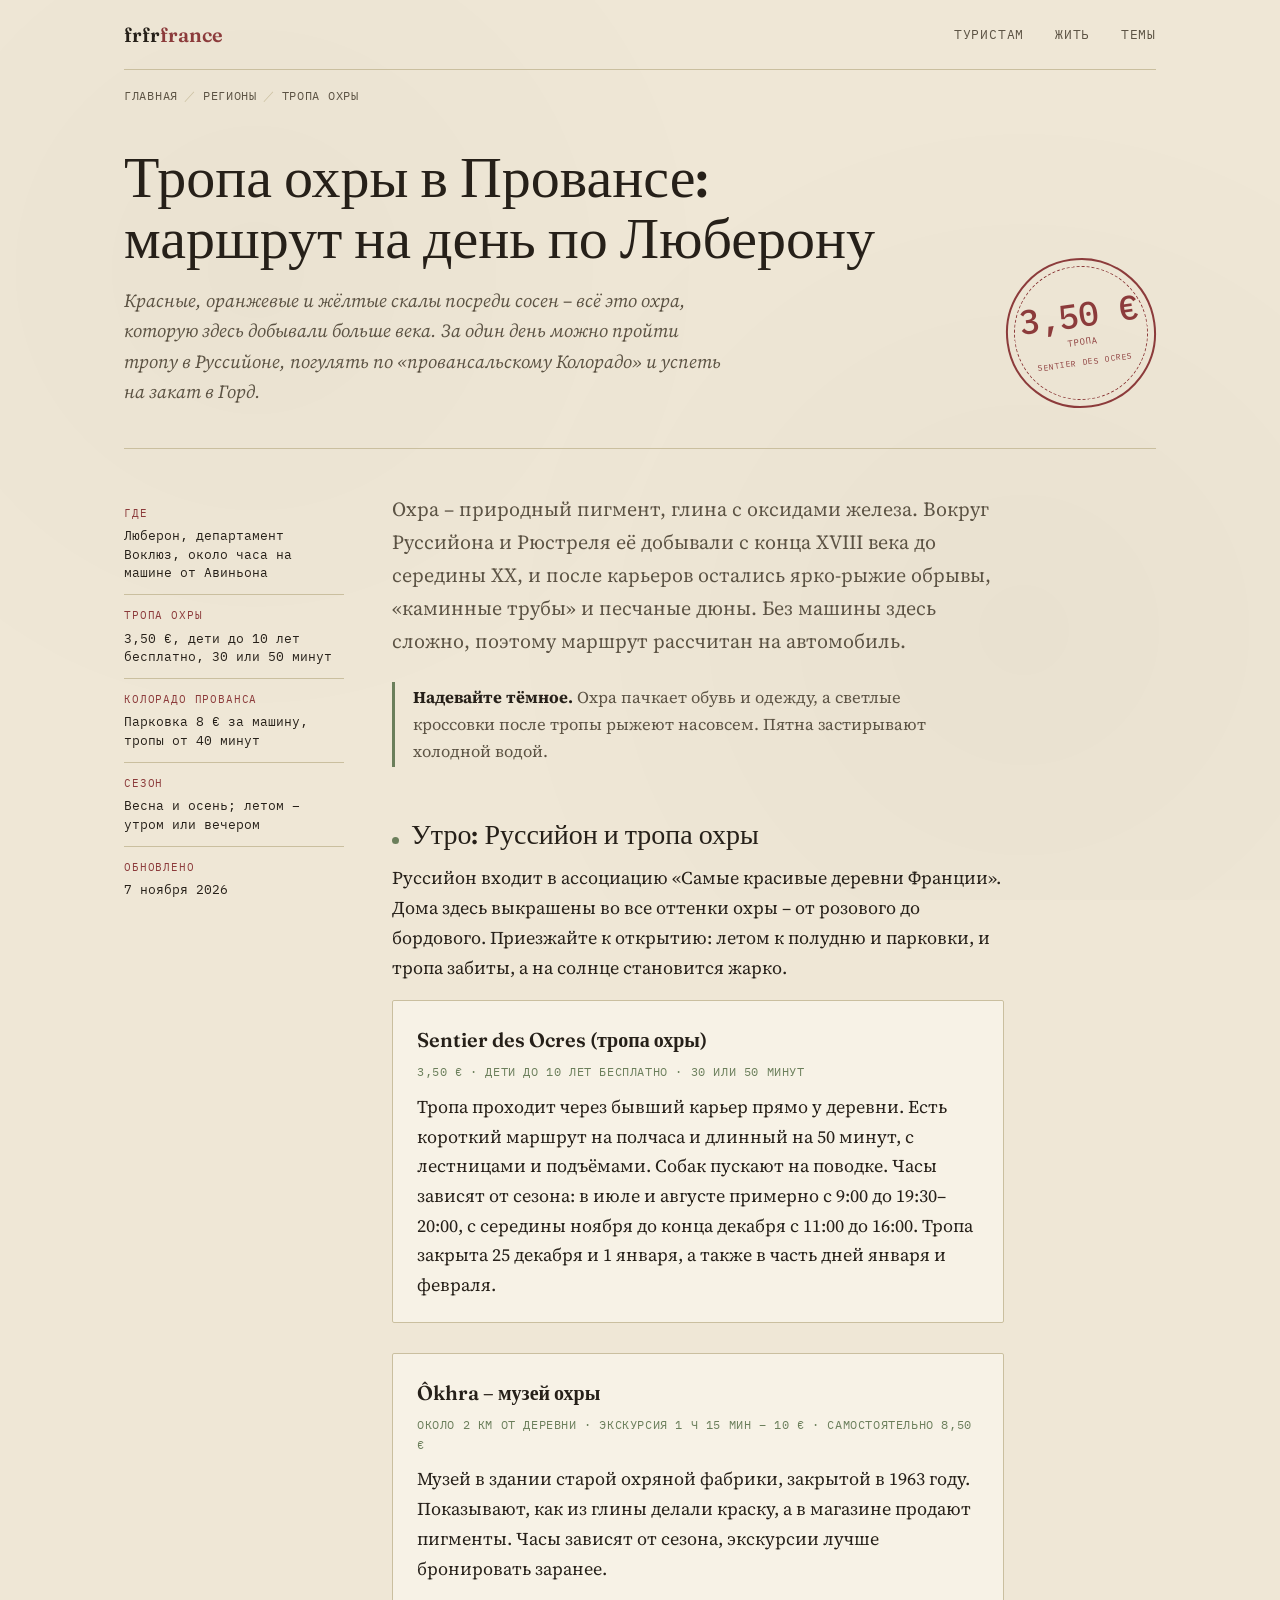
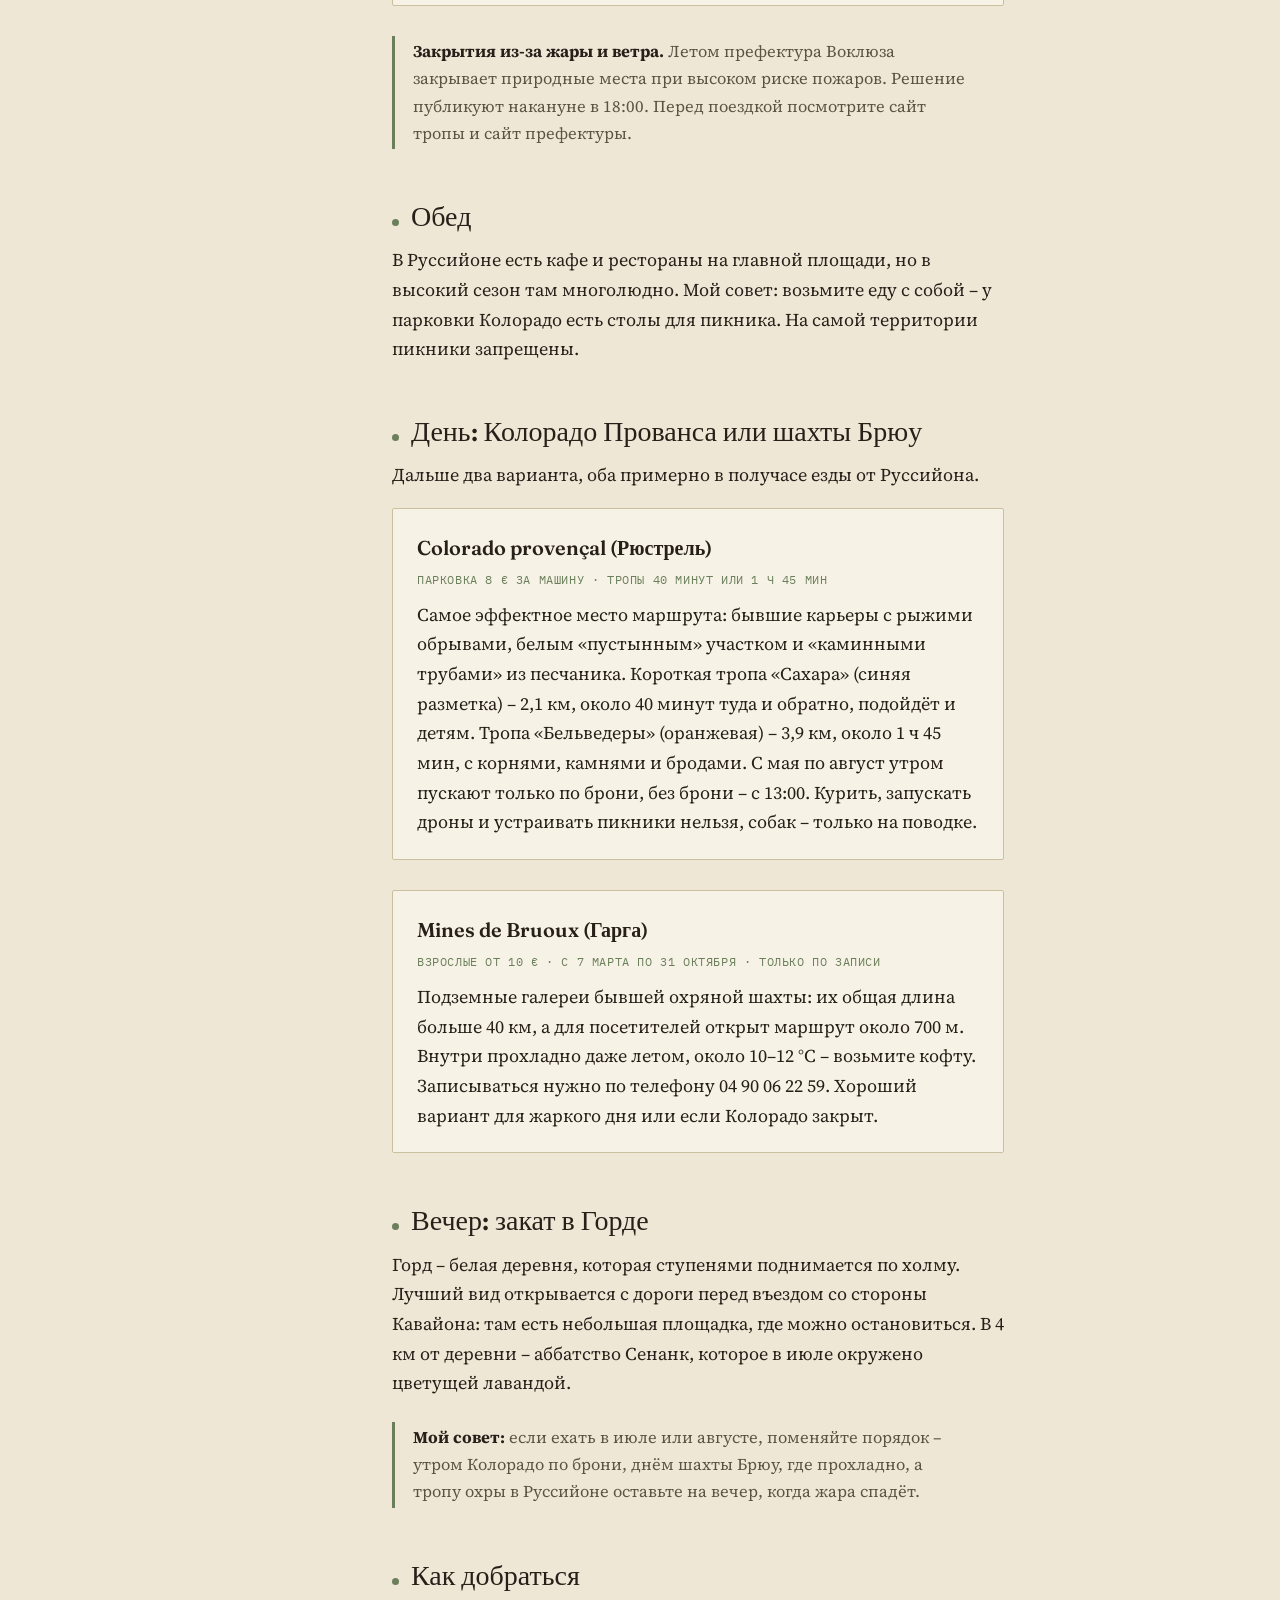
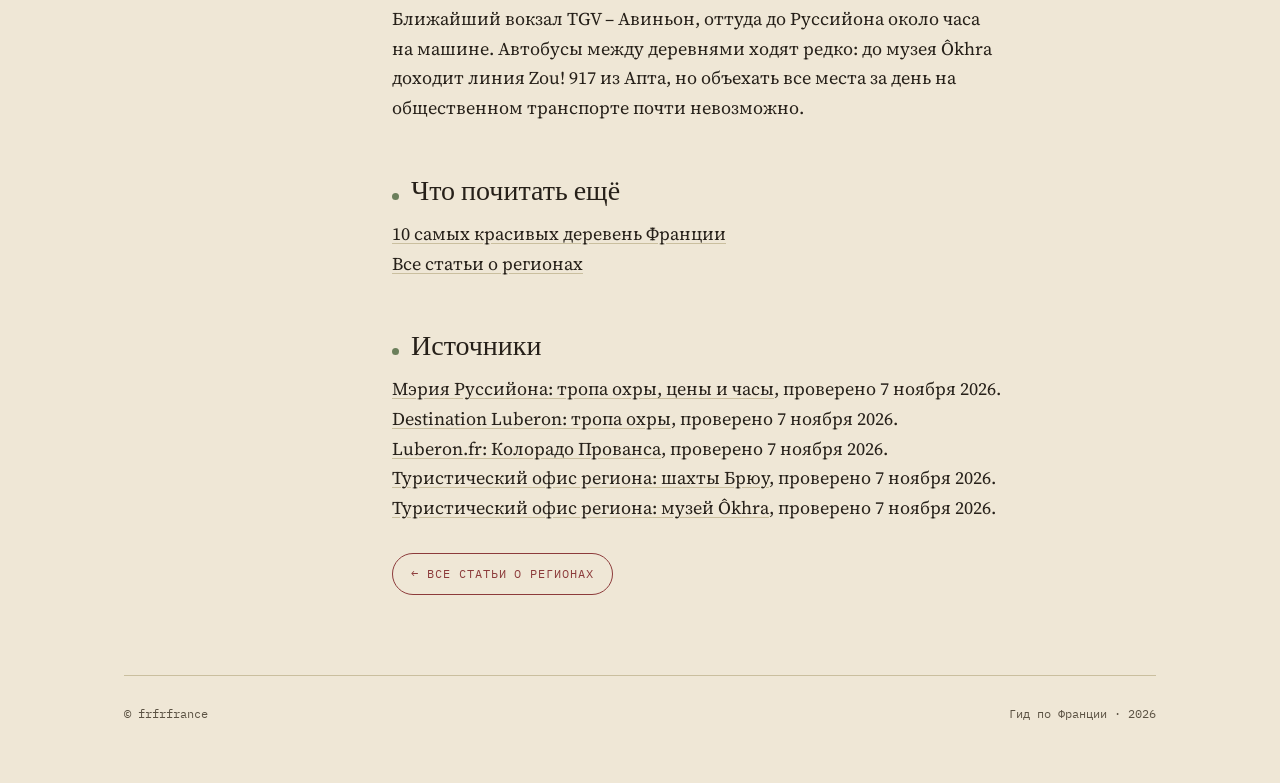
<file: ocres-provence.html>
<!DOCTYPE html>
<html lang="ru">
<head>
<meta charset="UTF-8">
<meta name="viewport" content="width=device-width, initial-scale=1.0">
<title>Тропа охры в Провансе: маршрут на день по Люберону – frfrfrance</title>
<meta name="description" content="Маршрут на день по охряным местам Люберона: тропа охры в Руссийоне, музей Ôkhra, Колорадо Прованса в Рюстреле или шахты Брюу и закат в Горде. Цены и часы 2026 года, закрытия из-за риска пожаров.">
<link rel="canonical" href="https://frfrfrance.fr/ocres-provence.html">
<meta property="og:type" content="article">
<meta property="og:site_name" content="frfrfrance">
<meta property="og:title" content="Тропа охры в Провансе: маршрут на день по Люберону">
<meta property="og:description" content="Руссийон, Колорадо Прованса и Горд за один день: цены, часы, когда лучше ехать и что надеть.">
<meta property="og:url" content="https://frfrfrance.fr/ocres-provence.html">
<meta property="og:locale" content="ru_RU">
<meta name="twitter:card" content="summary">
<link rel="icon" href="data:image/svg+xml,%3Csvg xmlns='http://www.w3.org/2000/svg' viewBox='0 0 64 64'%3E%3Ccircle cx='32' cy='32' r='28' fill='none' stroke='%238c3b3b' stroke-width='4'/%3E%3Ctext x='32' y='40' font-size='22' text-anchor='middle' fill='%238c3b3b' font-family='monospace'%3EFR%3C/text%3E%3C/svg%3E">
<link rel="preconnect" href="https://fonts.googleapis.com">
<link rel="preconnect" href="https://fonts.gstatic.com" crossorigin>
<link href="https://fonts.googleapis.com/css2?family=Fraunces:opsz,wght@9..144,400;9..144,500;9..144,600&family=Source+Serif+4:opsz,wght@8..60,400;8..60,600&family=IBM+Plex+Mono:wght@400;500&display=swap" rel="stylesheet">
<link rel="stylesheet" href="style.css">
<script type="application/ld+json">
{
  "@context": "https://schema.org",
  "@type": "Article",
  "headline": "Тропа охры в Провансе: маршрут на день по Люберону",
  "inLanguage": "ru",
  "datePublished": "2026-11-07",
  "dateModified": "2026-11-07",
  "mainEntityOfPage": "https://frfrfrance.fr/ocres-provence.html",
  "publisher": {
    "@type": "Organization",
    "name": "frfrfrance"
  }
}
</script>
</head>
<body>
<div class="wrap">

  <header class="site">
    <nav class="site-nav" aria-label="Разделы">
      <a class="brand" href="index.html">frfr<span>france</span></a>
      <span class="links">
        <a href="turistam.html">Туристам</a>
        <a href="index.html#live">Жить</a>
        <a href="index.html#topics">Темы</a>
      </span>
    </nav>
  </header>

  <nav class="crumbs" aria-label="Путь">
    <a href="index.html">Главная</a><span>／</span><a href="turistam.html#regions">Регионы</a><span>／</span>Тропа охры
  </nav>

  <section class="hero">
    <div>
      <h1>Тропа охры в Провансе: маршрут на день по Люберону</h1>
      <p class="dek">Красные, оранжевые и жёлтые скалы посреди сосен – всё это охра, которую здесь добывали больше века. За один день можно пройти тропу в Руссийоне, погулять по «провансальскому Колорадо» и успеть на закат в Горд.</p>
    </div>
    <div class="stamp" aria-hidden="true">
      <b>3,50 €</b><small>тропа</small><em>Sentier des Ocres</em>
    </div>
  </section>

  <main class="article">
    <aside class="carnet">
      <div class="field"><div class="k">Где</div><div class="v">Люберон, департамент Воклюз, около часа на машине от Авиньона</div></div>
      <div class="field"><div class="k">Тропа охры</div><div class="v">3,50 €, дети до 10 лет бесплатно, 30 или 50 минут</div></div>
      <div class="field"><div class="k">Колорадо Прованса</div><div class="v">Парковка 8 € за машину, тропы от 40 минут</div></div>
      <div class="field"><div class="k">Сезон</div><div class="v">Весна и осень; летом – утром или вечером</div></div>
      <div class="field"><div class="k">Обновлено</div><div class="v">7 ноября 2026</div></div>
    </aside>

    <article>
      <p class="lede">Охра – природный пигмент, глина с оксидами железа. Вокруг Руссийона и Рюстреля её добывали с конца XVIII века до середины XX, и после карьеров остались ярко-рыжие обрывы, «каминные трубы» и песчаные дюны. Без машины здесь сложно, поэтому маршрут рассчитан на автомобиль.</p>

      <div class="tip">
        <strong>Надевайте тёмное.</strong> Охра пачкает обувь и одежду, а светлые кроссовки после тропы рыжеют насовсем. Пятна застирывают холодной водой.
      </div>

      <h2><i></i>Утро: Руссийон и тропа охры</h2>
      <p>Руссийон входит в ассоциацию «Самые красивые деревни Франции». Дома здесь выкрашены во все оттенки охры – от розового до бордового. Приезжайте к открытию: летом к полудню и парковки, и тропа забиты, а на солнце становится жарко.</p>

      <div class="market">
        <div class="name">Sentier des Ocres (тропа охры)</div>
        <div class="meta">3,50 € · дети до 10 лет бесплатно · 30 или 50 минут</div>
        <p>Тропа проходит через бывший карьер прямо у деревни. Есть короткий маршрут на полчаса и длинный на 50 минут, с лестницами и подъёмами. Собак пускают на поводке. Часы зависят от сезона: в июле и августе примерно с 9:00 до 19:30–20:00, с середины ноября до конца декабря с 11:00 до 16:00. Тропа закрыта 25 декабря и 1 января, а также в часть дней января и февраля.</p>
      </div>

      <div class="market">
        <div class="name">Ôkhra – музей охры</div>
        <div class="meta">Около 2 км от деревни · экскурсия 1 ч 15 мин – 10 € · самостоятельно 8,50 €</div>
        <p>Музей в здании старой охряной фабрики, закрытой в 1963 году. Показывают, как из глины делали краску, а в магазине продают пигменты. Часы зависят от сезона, экскурсии лучше бронировать заранее.</p>
      </div>

      <div class="tip">
        <strong>Закрытия из-за жары и ветра.</strong> Летом префектура Воклюза закрывает природные места при высоком риске пожаров. Решение публикуют накануне в 18:00. Перед поездкой посмотрите сайт тропы и сайт префектуры.
      </div>

      <h2><i></i>Обед</h2>
      <p>В Руссийоне есть кафе и рестораны на главной площади, но в высокий сезон там многолюдно. Мой совет: возьмите еду с собой – у парковки Колорадо есть столы для пикника. На самой территории пикники запрещены.</p>

      <h2><i></i>День: Колорадо Прованса или шахты Брюу</h2>
      <p>Дальше два варианта, оба примерно в получасе езды от Руссийона.</p>

      <div class="market">
        <div class="name">Colorado provençal (Рюстрель)</div>
        <div class="meta">Парковка 8 € за машину · тропы 40 минут или 1 ч 45 мин</div>
        <p>Самое эффектное место маршрута: бывшие карьеры с рыжими обрывами, белым «пустынным» участком и «каминными трубами» из песчаника. Короткая тропа «Сахара» (синяя разметка) – 2,1 км, около 40 минут туда и обратно, подойдёт и детям. Тропа «Бельведеры» (оранжевая) – 3,9 км, около 1 ч 45 мин, с корнями, камнями и бродами. С мая по август утром пускают только по брони, без брони – с 13:00. Курить, запускать дроны и устраивать пикники нельзя, собак – только на поводке.</p>
      </div>

      <div class="market">
        <div class="name">Mines de Bruoux (Гарга)</div>
        <div class="meta">Взрослые от 10 € · с 7 марта по 31 октября · только по записи</div>
        <p>Подземные галереи бывшей охряной шахты: их общая длина больше 40 км, а для посетителей открыт маршрут около 700 м. Внутри прохладно даже летом, около 10–12 °C – возьмите кофту. Записываться нужно по телефону 04 90 06 22 59. Хороший вариант для жаркого дня или если Колорадо закрыт.</p>
      </div>

      <h2><i></i>Вечер: закат в Горде</h2>
      <p>Горд – белая деревня, которая ступенями поднимается по холму. Лучший вид открывается с дороги перед въездом со стороны Кавайона: там есть небольшая площадка, где можно остановиться. В 4 км от деревни – аббатство Сенанк, которое в июле окружено цветущей лавандой.</p>

      <div class="tip">
        <strong>Мой совет:</strong> если ехать в июле или августе, поменяйте порядок – утром Колорадо по брони, днём шахты Брюу, где прохладно, а тропу охры в Руссийоне оставьте на вечер, когда жара спадёт.
      </div>

      <h2><i></i>Как добраться</h2>
      <p>Ближайший вокзал TGV – Авиньон, оттуда до Руссийона около часа на машине. Автобусы между деревнями ходят редко: до музея Ôkhra доходит линия Zou! 917 из Апта, но объехать все места за день на общественном транспорте почти невозможно.</p>

      <h2><i></i>Что почитать ещё</h2>
      <p>
        <a href="villages-france.html">10 самых красивых деревень Франции</a><br>
        <a href="turistam.html#regions">Все статьи о регионах</a>
      </p>

      <h2><i></i>Источники</h2>
      <p>
        <a href="https://roussillon-en-provence.fr/decouvrir-2/sentier-des-ocres/" rel="noopener">Мэрия Руссийона: тропа охры, цены и часы</a>, проверено 7 ноября 2026.<br>
        <a href="https://www.destinationluberon.com/page/sentier-des-ocres+51011.html" rel="noopener">Destination Luberon: тропа охры</a>, проверено 7 ноября 2026.<br>
        <a href="https://luberon.fr/tourisme/balades/randonnees/annu+colorado-provencal+4184.html" rel="noopener">Luberon.fr: Колорадо Прованса</a>, проверено 7 ноября 2026.<br>
        <a href="https://provence-alpes-cotedazur.com/que-faire/culture-et-patrimoine/lieux/mines-de-bruoux-gargas-fr-2865429/" rel="noopener">Туристический офис региона: шахты Брюу</a>, проверено 7 ноября 2026.<br>
        <a href="https://provence-alpes-cotedazur.com/que-faire/culture-et-patrimoine/lieux/okhra-ecomusee-de-locre-roussillon-fr-2878230/" rel="noopener">Туристический офис региона: музей Ôkhra</a>, проверено 7 ноября 2026.
      </p>

      <a class="back" href="turistam.html#regions">← Все статьи о регионах</a>
    </article>
  </main>

  <footer class="site">
    <span>© frfrfrance</span>
    <span>Гид по Франции · 2026</span>
  </footer>
</div>
</body>
</html>
</file>
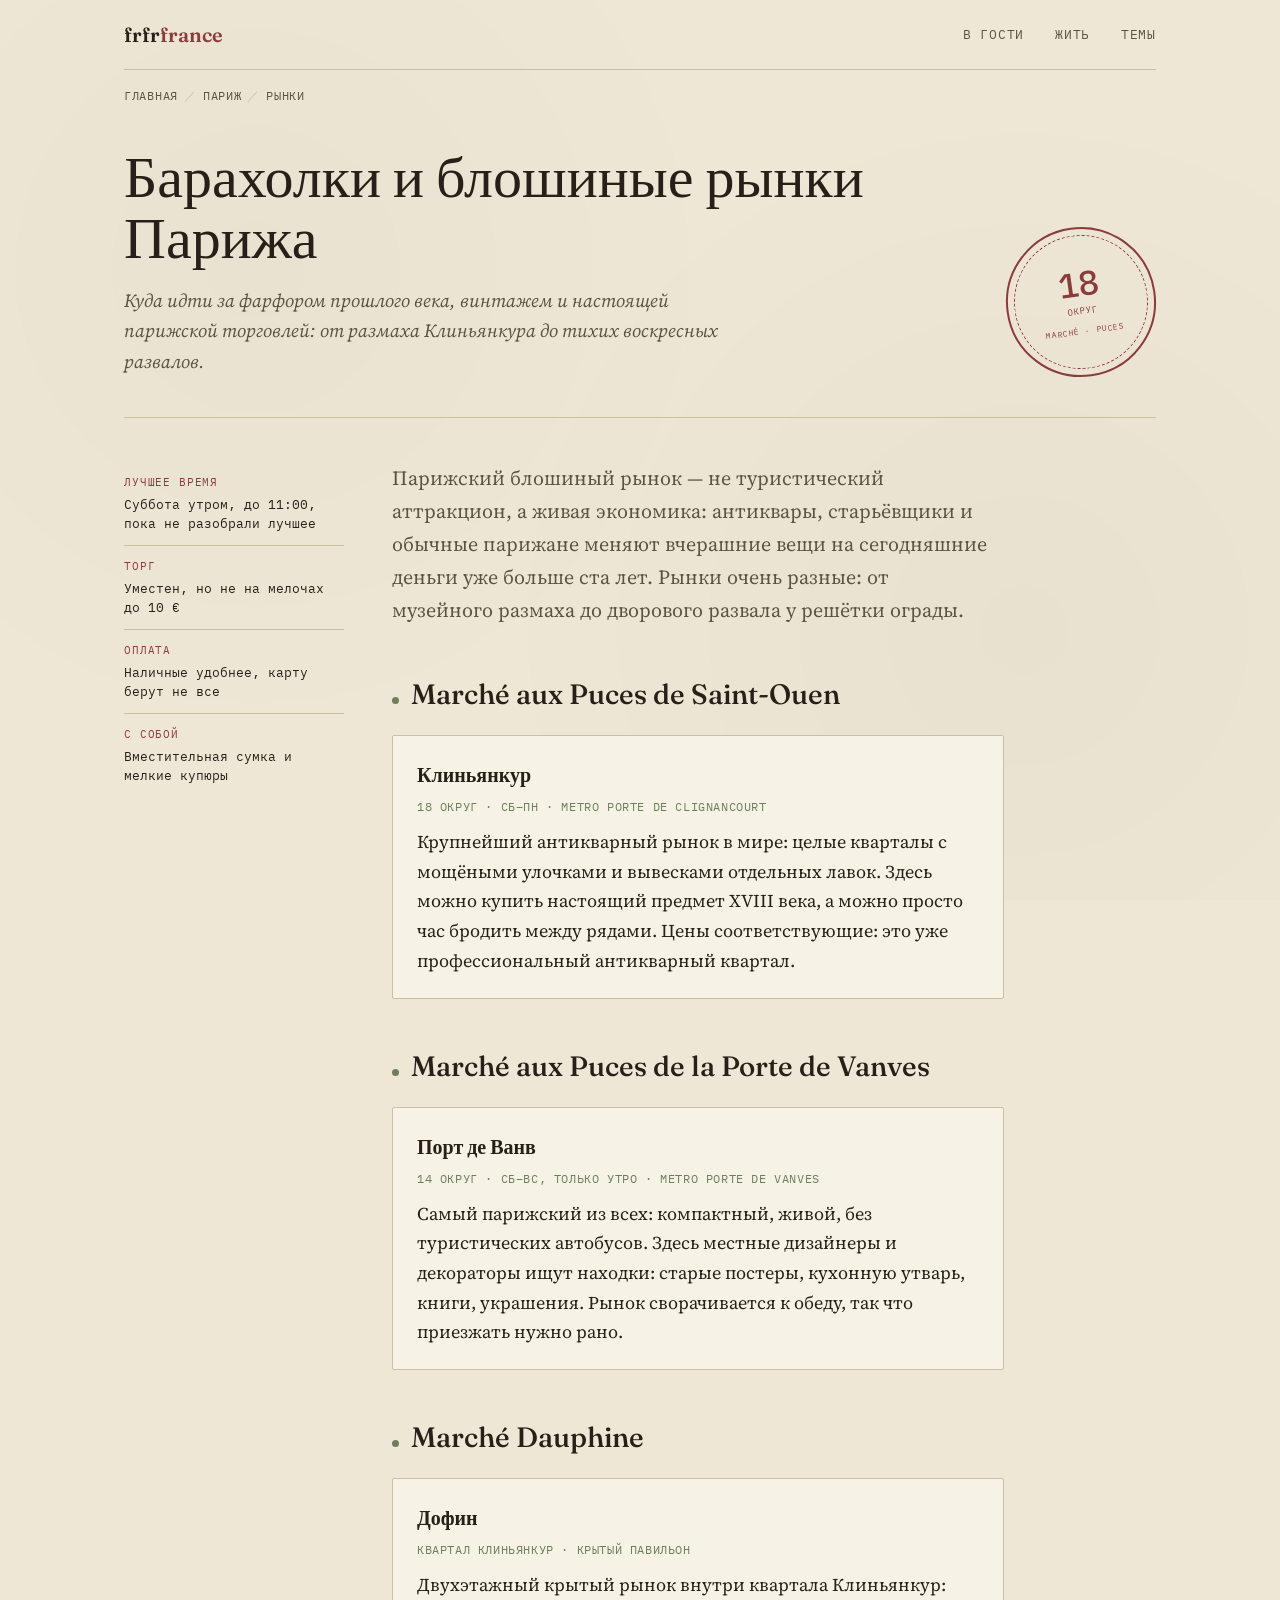
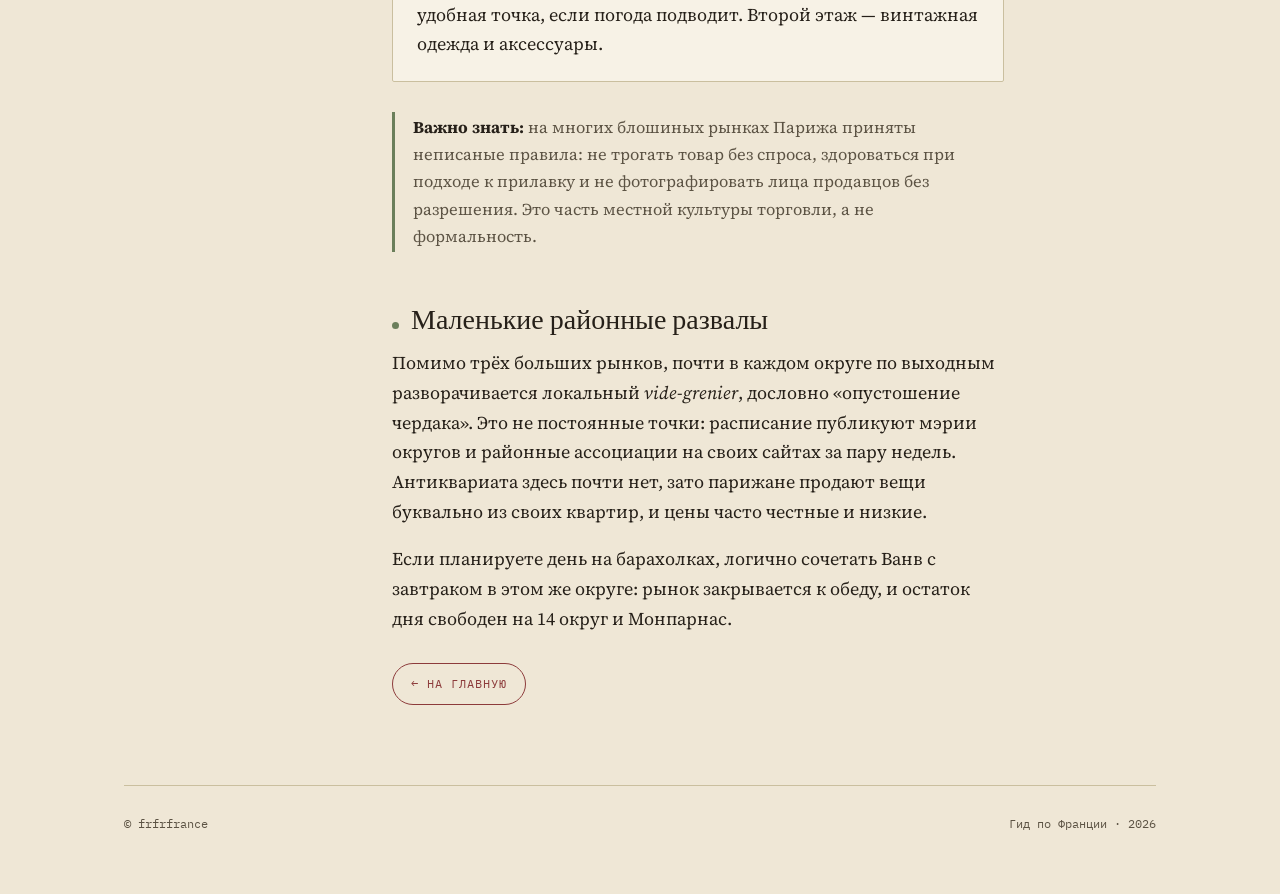
<file: paris-marches-puces.html>
<!DOCTYPE html>
<html lang="ru">
<head>
<meta charset="UTF-8">
<meta name="viewport" content="width=device-width, initial-scale=1.0">
<title>Барахолки и блошиные рынки Парижа — frfrfrance</title>
<meta name="description" content="Клиньянкур, Порт де Ванв, Дофин и районные vide-grenier: где в Париже искать винтаж и антиквариат, когда ехать и как торговаться.">
<link rel="canonical" href="https://frfrfrance.fr/paris-marches-puces.html">
<meta property="og:type" content="article">
<meta property="og:site_name" content="frfrfrance">
<meta property="og:title" content="Барахолки и блошиные рынки Парижа">
<meta property="og:description" content="Где в Париже искать винтаж и антиквариат, когда ехать и как торговаться.">
<meta property="og:url" content="https://frfrfrance.fr/paris-marches-puces.html">
<meta property="og:locale" content="ru_RU">
<meta name="twitter:card" content="summary">
<link rel="icon" href="data:image/svg+xml,%3Csvg xmlns='http://www.w3.org/2000/svg' viewBox='0 0 64 64'%3E%3Ccircle cx='32' cy='32' r='28' fill='none' stroke='%238c3b3b' stroke-width='4'/%3E%3Ctext x='32' y='40' font-size='22' text-anchor='middle' fill='%238c3b3b' font-family='monospace'%3EFR%3C/text%3E%3C/svg%3E">
<link rel="preconnect" href="https://fonts.googleapis.com">
<link rel="preconnect" href="https://fonts.gstatic.com" crossorigin>
<link href="https://fonts.googleapis.com/css2?family=Fraunces:opsz,wght@9..144,400;9..144,500;9..144,600&family=Source+Serif+4:opsz,wght@8..60,400;8..60,600&family=IBM+Plex+Mono:wght@400;500&display=swap" rel="stylesheet">
<link rel="stylesheet" href="style.css">
</head>
<body>
<div class="wrap">

  <header class="site">
    <nav class="site-nav" aria-label="Разделы">
      <a class="brand" href="index.html">frfr<span>france</span></a>
      <span class="links">
        <a href="index.html#guests">В гости</a>
        <a href="index.html#live">Жить</a>
        <a href="index.html#topics">Темы</a>
      </span>
    </nav>
  </header>

  <nav class="crumbs" aria-label="Путь">
    <a href="index.html">Главная</a><span>／</span><a href="#">Париж</a><span>／</span>Рынки
  </nav>

  <section class="hero">
    <div>
      <h1>Барахолки и блошиные рынки Парижа</h1>
      <p class="dek">Куда идти за фарфором прошлого века, винтажем и настоящей парижской торговлей: от размаха Клиньянкура до тихих воскресных развалов.</p>
    </div>
    <div class="stamp" aria-hidden="true">
      <b>18</b><small>Округ</small><em>Marché · Puces</em>
    </div>
  </section>

  <main class="article">
    <aside class="carnet">
      <div class="field"><div class="k">Лучшее время</div><div class="v">Суббота утром, до 11:00, пока не разобрали лучшее</div></div>
      <div class="field"><div class="k">Торг</div><div class="v">Уместен, но не на мелочах до 10 €</div></div>
      <div class="field"><div class="k">Оплата</div><div class="v">Наличные удобнее, карту берут не все</div></div>
      <div class="field"><div class="k">С собой</div><div class="v">Вместительная сумка и мелкие купюры</div></div>
    </aside>

    <article>
      <p class="lede">Парижский блошиный рынок — не туристический аттракцион, а живая экономика: антиквары, старьёвщики и обычные парижане меняют вчерашние вещи на сегодняшние деньги уже больше ста лет. Рынки очень разные: от музейного размаха до дворового развала у решётки ограды.</p>

      <h2><i></i>Marché aux Puces de Saint-Ouen</h2>
      <div class="market">
        <div class="name">Клиньянкур</div>
        <div class="meta">18 округ · Сб–Пн · Metro Porte de Clignancourt</div>
        <p>Крупнейший антикварный рынок в мире: целые кварталы с мощёными улочками и вывесками отдельных лавок. Здесь можно купить настоящий предмет XVIII века, а можно просто час бродить между рядами. Цены соответствующие: это уже профессиональный антикварный квартал.</p>
      </div>

      <h2><i></i>Marché aux Puces de la Porte de Vanves</h2>
      <div class="market">
        <div class="name">Порт де Ванв</div>
        <div class="meta">14 округ · Сб–Вс, только утро · Metro Porte de Vanves</div>
        <p>Самый парижский из всех: компактный, живой, без туристических автобусов. Здесь местные дизайнеры и декораторы ищут находки: старые постеры, кухонную утварь, книги, украшения. Рынок сворачивается к обеду, так что приезжать нужно рано.</p>
      </div>

      <h2><i></i>Marché Dauphine</h2>
      <div class="market">
        <div class="name">Дофин</div>
        <div class="meta">Квартал Клиньянкур · Крытый павильон</div>
        <p>Двухэтажный крытый рынок внутри квартала Клиньянкур: удобная точка, если погода подводит. Второй этаж — винтажная одежда и аксессуары.</p>
      </div>

      <div class="tip">
        <strong>Важно знать:</strong> на многих блошиных рынках Парижа приняты неписаные правила: не трогать товар без спроса, здороваться при подходе к прилавку и не фотографировать лица продавцов без разрешения. Это часть местной культуры торговли, а не формальность.
      </div>

      <h2><i></i>Маленькие районные развалы</h2>
      <p>Помимо трёх больших рынков, почти в каждом округе по выходным разворачивается локальный <em>vide-grenier</em>, дословно «опустошение чердака». Это не постоянные точки: расписание публикуют мэрии округов и районные ассоциации на своих сайтах за пару недель. Антиквариата здесь почти нет, зато парижане продают вещи буквально из своих квартир, и цены часто честные и низкие.</p>
      <p>Если планируете день на барахолках, логично сочетать Ванв с завтраком в этом же округе: рынок закрывается к обеду, и остаток дня свободен на 14 округ и Монпарнас.</p>

      <a class="back" href="index.html">← На главную</a>
    </article>
  </main>

  <footer class="site">
    <span>© frfrfrance</span>
    <span>Гид по Франции · 2026</span>
  </footer>
</div>
</body>
</html>
</file>
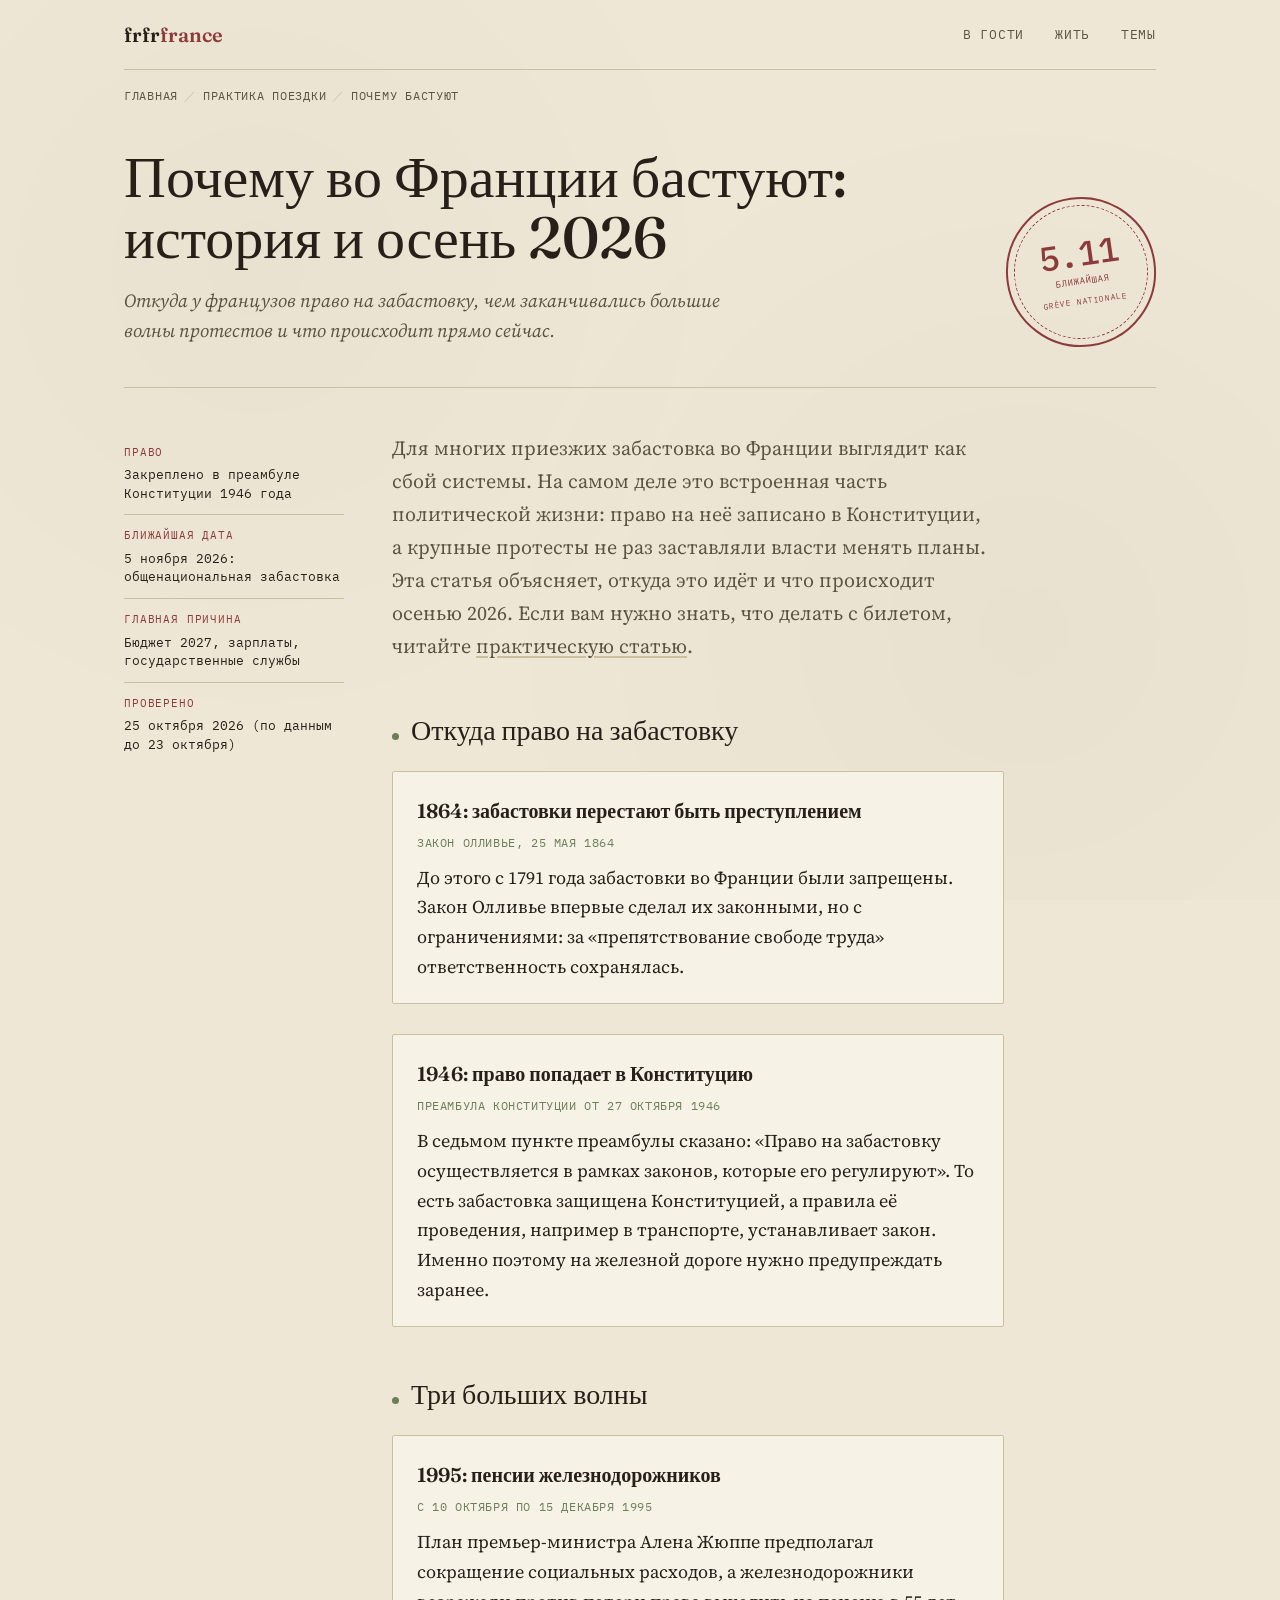
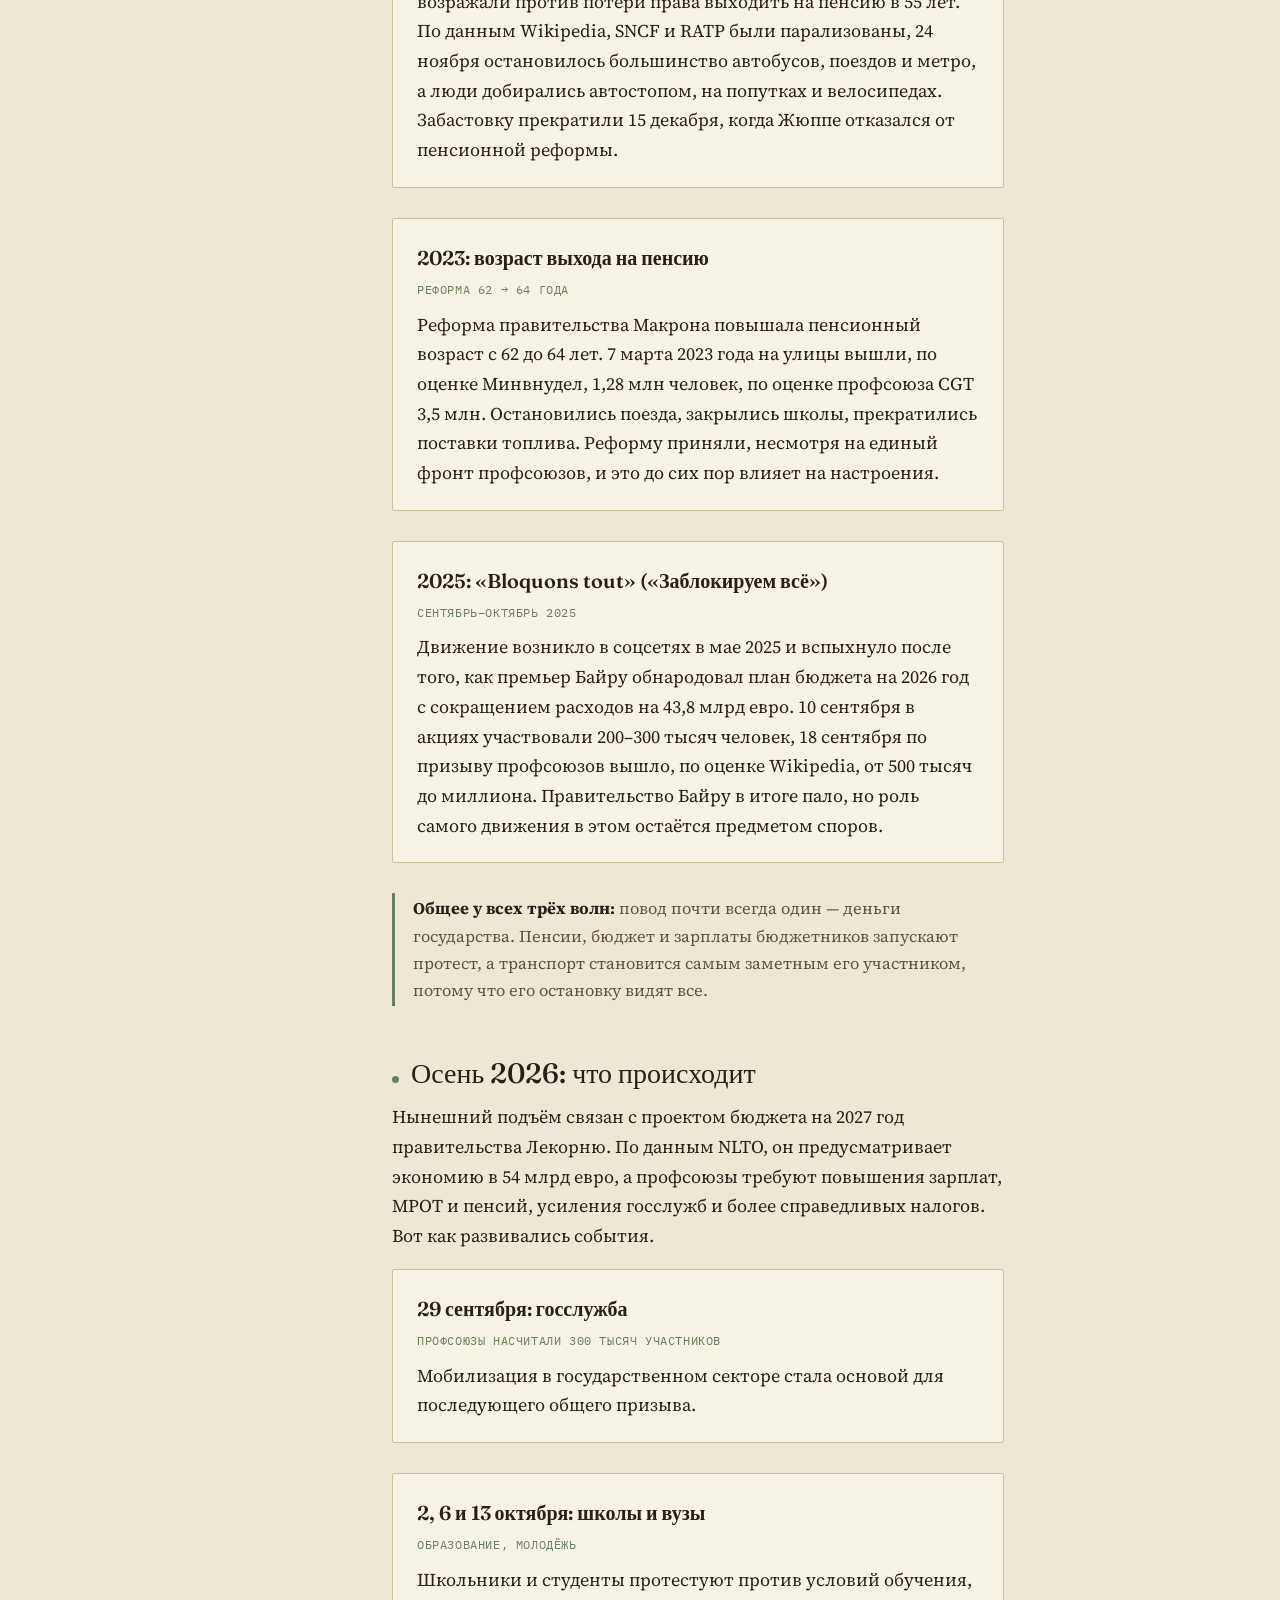
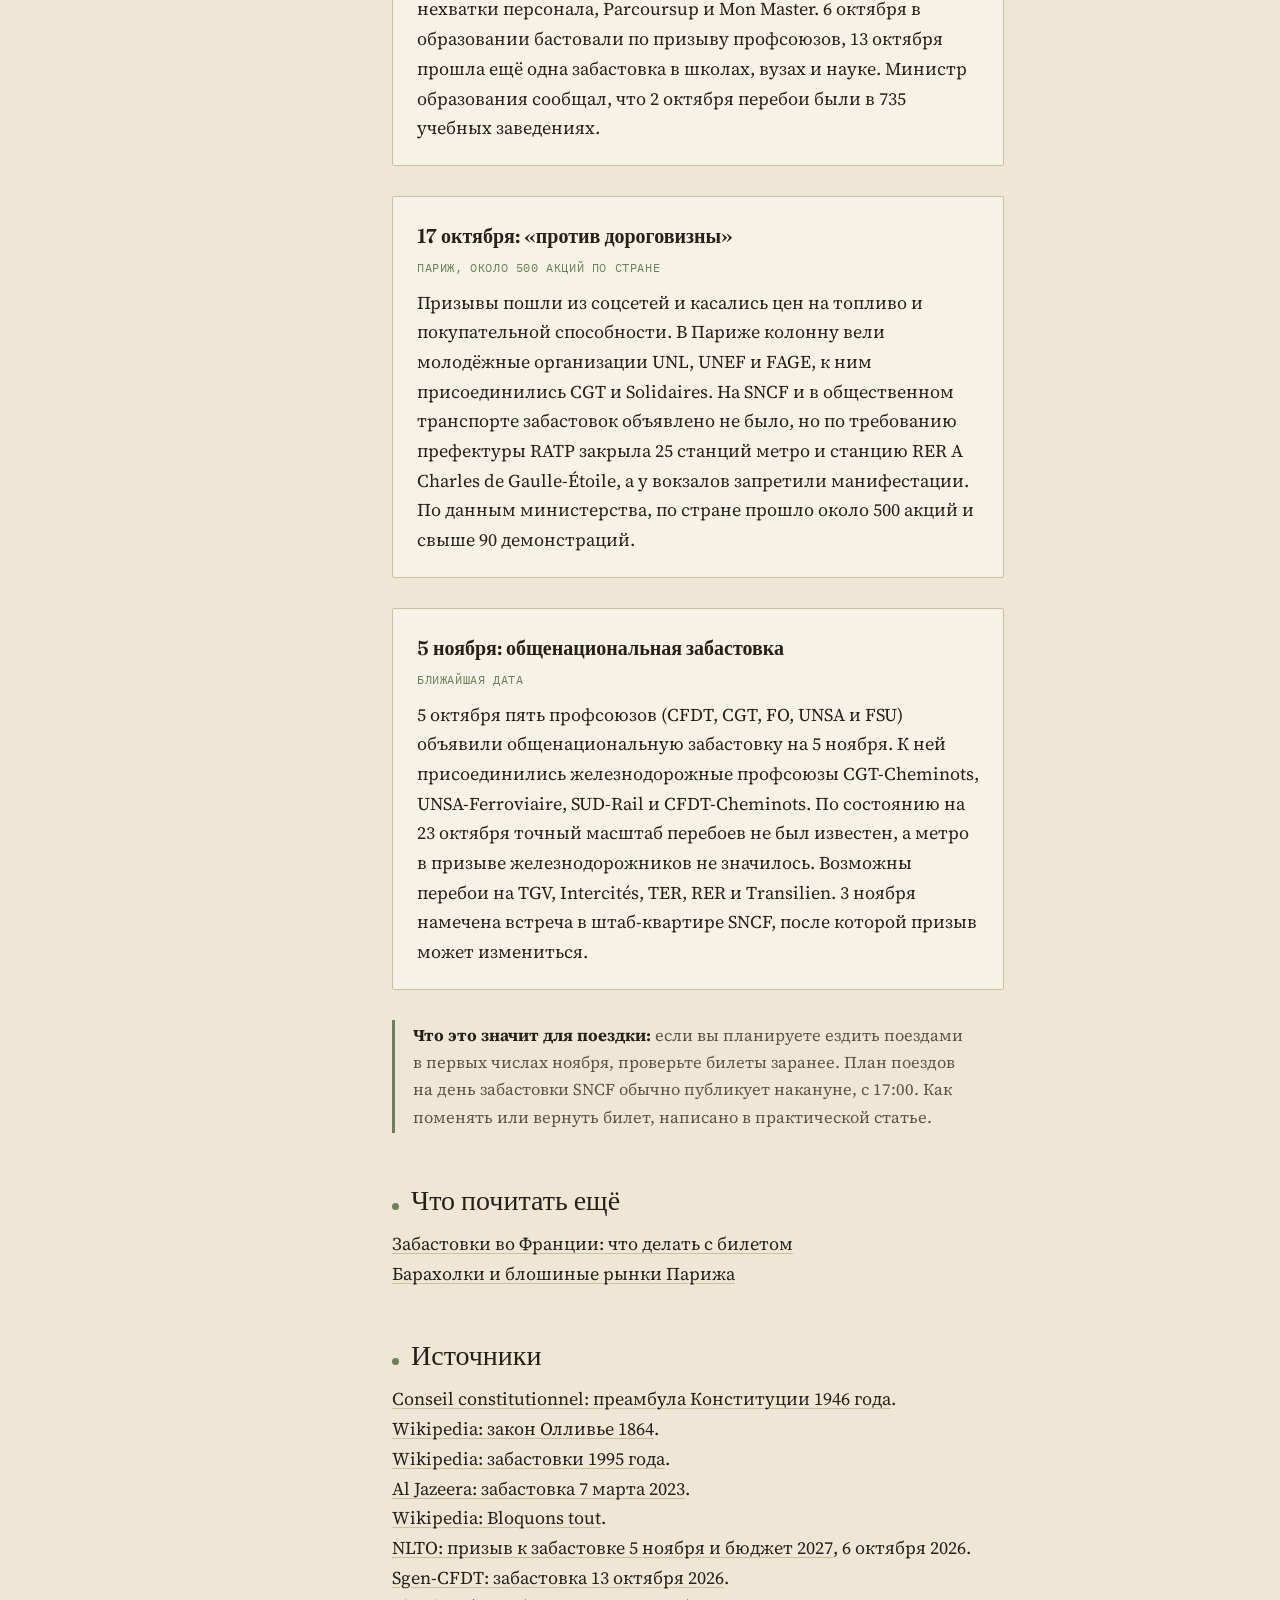
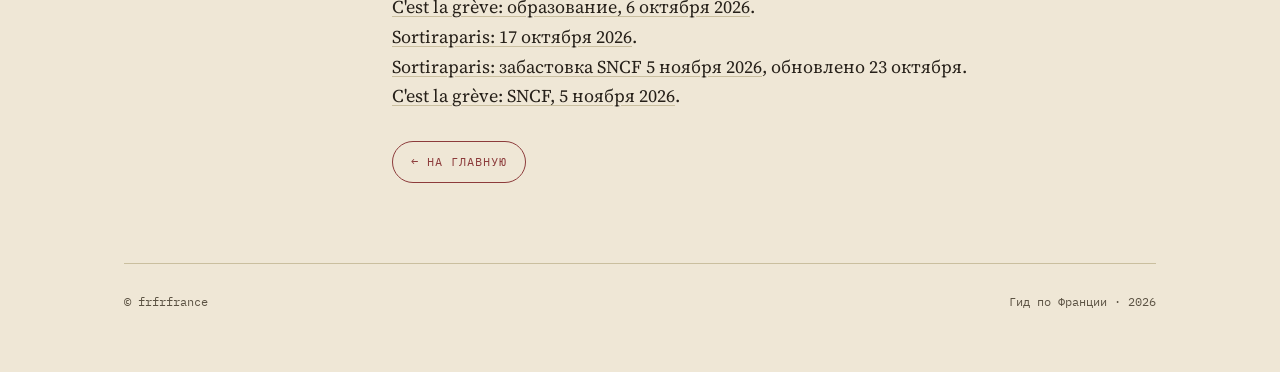
<file: strikes-france-history.html>
<!DOCTYPE html>
<html lang="ru">
<head>
<meta charset="UTF-8">
<meta name="viewport" content="width=device-width, initial-scale=1.0">
<title>Почему во Франции бастуют: история и осень 2026 — frfrfrance</title>
<meta name="description" content="Откуда у французов право на забастовку, чем закончились крупные забастовки 1995, 2023 и 2025 годов и что происходит осенью 2026: 5 ноября, бюджет, зарплаты, учёба.">
<link rel="canonical" href="https://frfrfrance.fr/strikes-france-history.html">
<meta property="og:type" content="article">
<meta property="og:site_name" content="frfrfrance">
<meta property="og:title" content="Почему во Франции бастуют: история и осень 2026">
<meta property="og:description" content="Откуда право на забастовку, чем заканчивались прошлые волны и что происходит осенью 2026.">
<meta property="og:url" content="https://frfrfrance.fr/strikes-france-history.html">
<meta property="og:locale" content="ru_RU">
<meta name="twitter:card" content="summary">
<link rel="icon" href="data:image/svg+xml,%3Csvg xmlns='http://www.w3.org/2000/svg' viewBox='0 0 64 64'%3E%3Ccircle cx='32' cy='32' r='28' fill='none' stroke='%238c3b3b' stroke-width='4'/%3E%3Ctext x='32' y='40' font-size='22' text-anchor='middle' fill='%238c3b3b' font-family='monospace'%3EFR%3C/text%3E%3C/svg%3E">
<link rel="preconnect" href="https://fonts.googleapis.com">
<link rel="preconnect" href="https://fonts.gstatic.com" crossorigin>
<link href="https://fonts.googleapis.com/css2?family=Fraunces:opsz,wght@9..144,400;9..144,500;9..144,600&family=Source+Serif+4:opsz,wght@8..60,400;8..60,600&family=IBM+Plex+Mono:wght@400;500&display=swap" rel="stylesheet">
<link rel="stylesheet" href="style.css">
<script type="application/ld+json">
{
  "@context": "https://schema.org",
  "@type": "Article",
  "headline": "Почему во Франции бастуют: история и осень 2026",
  "inLanguage": "ru",
  "datePublished": "2026-10-25",
  "dateModified": "2026-10-25",
  "mainEntityOfPage": "https://frfrfrance.fr/strikes-france-history.html",
  "publisher": {"@type": "Organization", "name": "frfrfrance"}
}
</script>
</head>
<body>
<div class="wrap">

  <header class="site">
    <nav class="site-nav" aria-label="Разделы">
      <a class="brand" href="index.html">frfr<span>france</span></a>
      <span class="links">
        <a href="index.html#guests">В гости</a>
        <a href="index.html#live">Жить</a>
        <a href="index.html#topics">Темы</a>
      </span>
    </nav>
  </header>

  <nav class="crumbs" aria-label="Путь">
    <a href="index.html">Главная</a><span>／</span><a href="index.html#guests">Практика поездки</a><span>／</span>Почему бастуют
  </nav>

  <section class="hero">
    <div>
      <h1>Почему во Франции бастуют: история и осень 2026</h1>
      <p class="dek">Откуда у французов право на забастовку, чем заканчивались большие волны протестов и что происходит прямо сейчас.</p>
    </div>
    <div class="stamp" aria-hidden="true">
      <b>5.11</b><small>Ближайшая</small><em>Grève nationale</em>
    </div>
  </section>

  <main class="article">
    <aside class="carnet">
      <div class="field"><div class="k">Право</div><div class="v">Закреплено в преамбуле Конституции 1946 года</div></div>
      <div class="field"><div class="k">Ближайшая дата</div><div class="v">5 ноября 2026: общенациональная забастовка</div></div>
      <div class="field"><div class="k">Главная причина</div><div class="v">Бюджет 2027, зарплаты, государственные службы</div></div>
      <div class="field"><div class="k">Проверено</div><div class="v">25 октября 2026 (по данным до 23 октября)</div></div>
    </aside>

    <article>
      <p class="lede">Для многих приезжих забастовка во Франции выглядит как сбой системы. На самом деле это встроенная часть политической жизни: право на неё записано в Конституции, а крупные протесты не раз заставляли власти менять планы. Эта статья объясняет, откуда это идёт и что происходит осенью 2026. Если вам нужно знать, что делать с билетом, читайте <a href="strikes-france.html">практическую статью</a>.</p>

      <h2><i></i>Откуда право на забастовку</h2>
      <div class="market">
        <div class="name">1864: забастовки перестают быть преступлением</div>
        <div class="meta">Закон Олливье, 25 мая 1864</div>
        <p>До этого с 1791 года забастовки во Франции были запрещены. Закон Олливье впервые сделал их законными, но с ограничениями: за «препятствование свободе труда» ответственность сохранялась.</p>
      </div>
      <div class="market">
        <div class="name">1946: право попадает в Конституцию</div>
        <div class="meta">Преамбула Конституции от 27 октября 1946</div>
        <p>В седьмом пункте преамбулы сказано: «Право на забастовку осуществляется в рамках законов, которые его регулируют». То есть забастовка защищена Конституцией, а правила её проведения, например в транспорте, устанавливает закон. Именно поэтому на железной дороге нужно предупреждать заранее.</p>
      </div>

      <h2><i></i>Три больших волны</h2>
      <div class="market">
        <div class="name">1995: пенсии железнодорожников</div>
        <div class="meta">С 10 октября по 15 декабря 1995</div>
        <p>План премьер-министра Алена Жюппе предполагал сокращение социальных расходов, а железнодорожники возражали против потери права выходить на пенсию в 55 лет. По данным Wikipedia, SNCF и RATP были парализованы, 24 ноября остановилось большинство автобусов, поездов и метро, а люди добирались автостопом, на попутках и велосипедах. Забастовку прекратили 15 декабря, когда Жюппе отказался от пенсионной реформы.</p>
      </div>
      <div class="market">
        <div class="name">2023: возраст выхода на пенсию</div>
        <div class="meta">Реформа 62 → 64 года</div>
        <p>Реформа правительства Макрона повышала пенсионный возраст с 62 до 64 лет. 7 марта 2023 года на улицы вышли, по оценке Минвнудел, 1,28 млн человек, по оценке профсоюза CGT 3,5 млн. Остановились поезда, закрылись школы, прекратились поставки топлива. Реформу приняли, несмотря на единый фронт профсоюзов, и это до сих пор влияет на настроения.</p>
      </div>
      <div class="market">
        <div class="name">2025: «Bloquons tout» («Заблокируем всё»)</div>
        <div class="meta">Сентябрь–октябрь 2025</div>
        <p>Движение возникло в соцсетях в мае 2025 и вспыхнуло после того, как премьер Байру обнародовал план бюджета на 2026 год с сокращением расходов на 43,8 млрд евро. 10 сентября в акциях участвовали 200–300 тысяч человек, 18 сентября по призыву профсоюзов вышло, по оценке Wikipedia, от 500 тысяч до миллиона. Правительство Байру в итоге пало, но роль самого движения в этом остаётся предметом споров.</p>
      </div>

      <div class="tip">
        <strong>Общее у всех трёх волн:</strong> повод почти всегда один — деньги государства. Пенсии, бюджет и зарплаты бюджетников запускают протест, а транспорт становится самым заметным его участником, потому что его остановку видят все.
      </div>

      <h2><i></i>Осень 2026: что происходит</h2>
      <p>Нынешний подъём связан с проектом бюджета на 2027 год правительства Лекорню. По данным NLTO, он предусматривает экономию в 54 млрд евро, а профсоюзы требуют повышения зарплат, МРОТ и пенсий, усиления госслужб и более справедливых налогов. Вот как развивались события.</p>

      <div class="market">
        <div class="name">29 сентября: госслужба</div>
        <div class="meta">Профсоюзы насчитали 300 тысяч участников</div>
        <p>Мобилизация в государственном секторе стала основой для последующего общего призыва.</p>
      </div>
      <div class="market">
        <div class="name">2, 6 и 13 октября: школы и вузы</div>
        <div class="meta">Образование, молодёжь</div>
        <p>Школьники и студенты протестуют против условий обучения, нехватки персонала, Parcoursup и Mon Master. 6 октября в образовании бастовали по призыву профсоюзов, 13 октября прошла ещё одна забастовка в школах, вузах и науке. Министр образования сообщал, что 2 октября перебои были в 735 учебных заведениях.</p>
      </div>
      <div class="market">
        <div class="name">17 октября: «против дороговизны»</div>
        <div class="meta">Париж, около 500 акций по стране</div>
        <p>Призывы пошли из соцсетей и касались цен на топливо и покупательной способности. В Париже колонну вели молодёжные организации UNL, UNEF и FAGE, к ним присоединились CGT и Solidaires. На SNCF и в общественном транспорте забастовок объявлено не было, но по требованию префектуры RATP закрыла 25 станций метро и станцию RER A Charles de Gaulle-Étoile, а у вокзалов запретили манифестации. По данным министерства, по стране прошло около 500 акций и свыше 90 демонстраций.</p>
      </div>
      <div class="market">
        <div class="name">5 ноября: общенациональная забастовка</div>
        <div class="meta">Ближайшая дата</div>
        <p>5 октября пять профсоюзов (CFDT, CGT, FO, UNSA и FSU) объявили общенациональную забастовку на 5 ноября. К ней присоединились железнодорожные профсоюзы CGT-Cheminots, UNSA-Ferroviaire, SUD-Rail и CFDT-Cheminots. По состоянию на 23 октября точный масштаб перебоев не был известен, а метро в призыве железнодорожников не значилось. Возможны перебои на TGV, Intercités, TER, RER и Transilien. 3 ноября намечена встреча в штаб-квартире SNCF, после которой призыв может измениться.</p>
      </div>

      <div class="tip">
        <strong>Что это значит для поездки:</strong> если вы планируете ездить поездами в первых числах ноября, проверьте билеты заранее. План поездов на день забастовки SNCF обычно публикует накануне, с 17:00. Как поменять или вернуть билет, написано в <a href="strikes-france.html">практической статье</a>.
      </div>

      <h2><i></i>Что почитать ещё</h2>
      <p>
        <a href="strikes-france.html">Забастовки во Франции: что делать с билетом</a><br>
        <a href="paris-marches-puces.html">Барахолки и блошиные рынки Парижа</a>
      </p>

      <h2><i></i>Источники</h2>
      <p>
        <a href="https://www.conseil-constitutionnel.fr/le-bloc-de-constitutionnalite/preambule-de-la-constitution-du-27-octobre-1946" rel="noopener">Conseil constitutionnel: преамбула Конституции 1946 года</a>.<br>
        <a href="https://en.wikipedia.org/wiki/Ollivier_law" rel="noopener">Wikipedia: закон Олливье 1864</a>.<br>
        <a href="https://en.wikipedia.org/wiki/1995_strikes_in_France" rel="noopener">Wikipedia: забастовки 1995 года</a>.<br>
        <a href="https://www.aljazeera.com/news/2023/3/7/1-28m-people-protest-macrons-pension-reform-plan-ministry" rel="noopener">Al Jazeera: забастовка 7 марта 2023</a>.<br>
        <a href="https://en.wikipedia.org/wiki/Bloquons_tout" rel="noopener">Wikipedia: Bloquons tout</a>.<br>
        <a href="https://www.nlto.fr/greve-novembre-intersyndicale-demandes-realites-budgetaires/" rel="noopener">NLTO: призыв к забастовке 5 ноября и бюджет 2027</a>, 6 октября 2026.<br>
        <a href="https://www.sgen-cfdt.fr/actu/greve13102026/" rel="noopener">Sgen-CFDT: забастовка 13 октября 2026</a>.<br>
        <a href="https://www.cestlagreve.fr/greve/education-nationale-octobre-2026/" rel="noopener">C'est la grève: образование, 6 октября 2026</a>.<br>
        <a href="https://www.sortiraparis.com/actualites/a-paris/articles/353907-greve-du-17-octobre-2026-aerien-gares-et-manifestations-a-quoi-s-attendre-a-paris" rel="noopener">Sortiraparis: 17 октября 2026</a>.<br>
        <a href="https://www.sortiraparis.com/actualites/a-paris/articles/355255-greve-sncf-du-5-novembre-2026-trains-rer-ce-que-l-on-sait" rel="noopener">Sortiraparis: забастовка SNCF 5 ноября 2026</a>, обновлено 23 октября.<br>
        <a href="https://www.cestlagreve.fr/greve/sncf-novembre-2026/" rel="noopener">C'est la grève: SNCF, 5 ноября 2026</a>.
      </p>

      <a class="back" href="index.html">← На главную</a>
    </article>
  </main>

  <footer class="site">
    <span>© frfrfrance</span>
    <span>Гид по Франции · 2026</span>
  </footer>
</div>
</body>
</html>
</file>
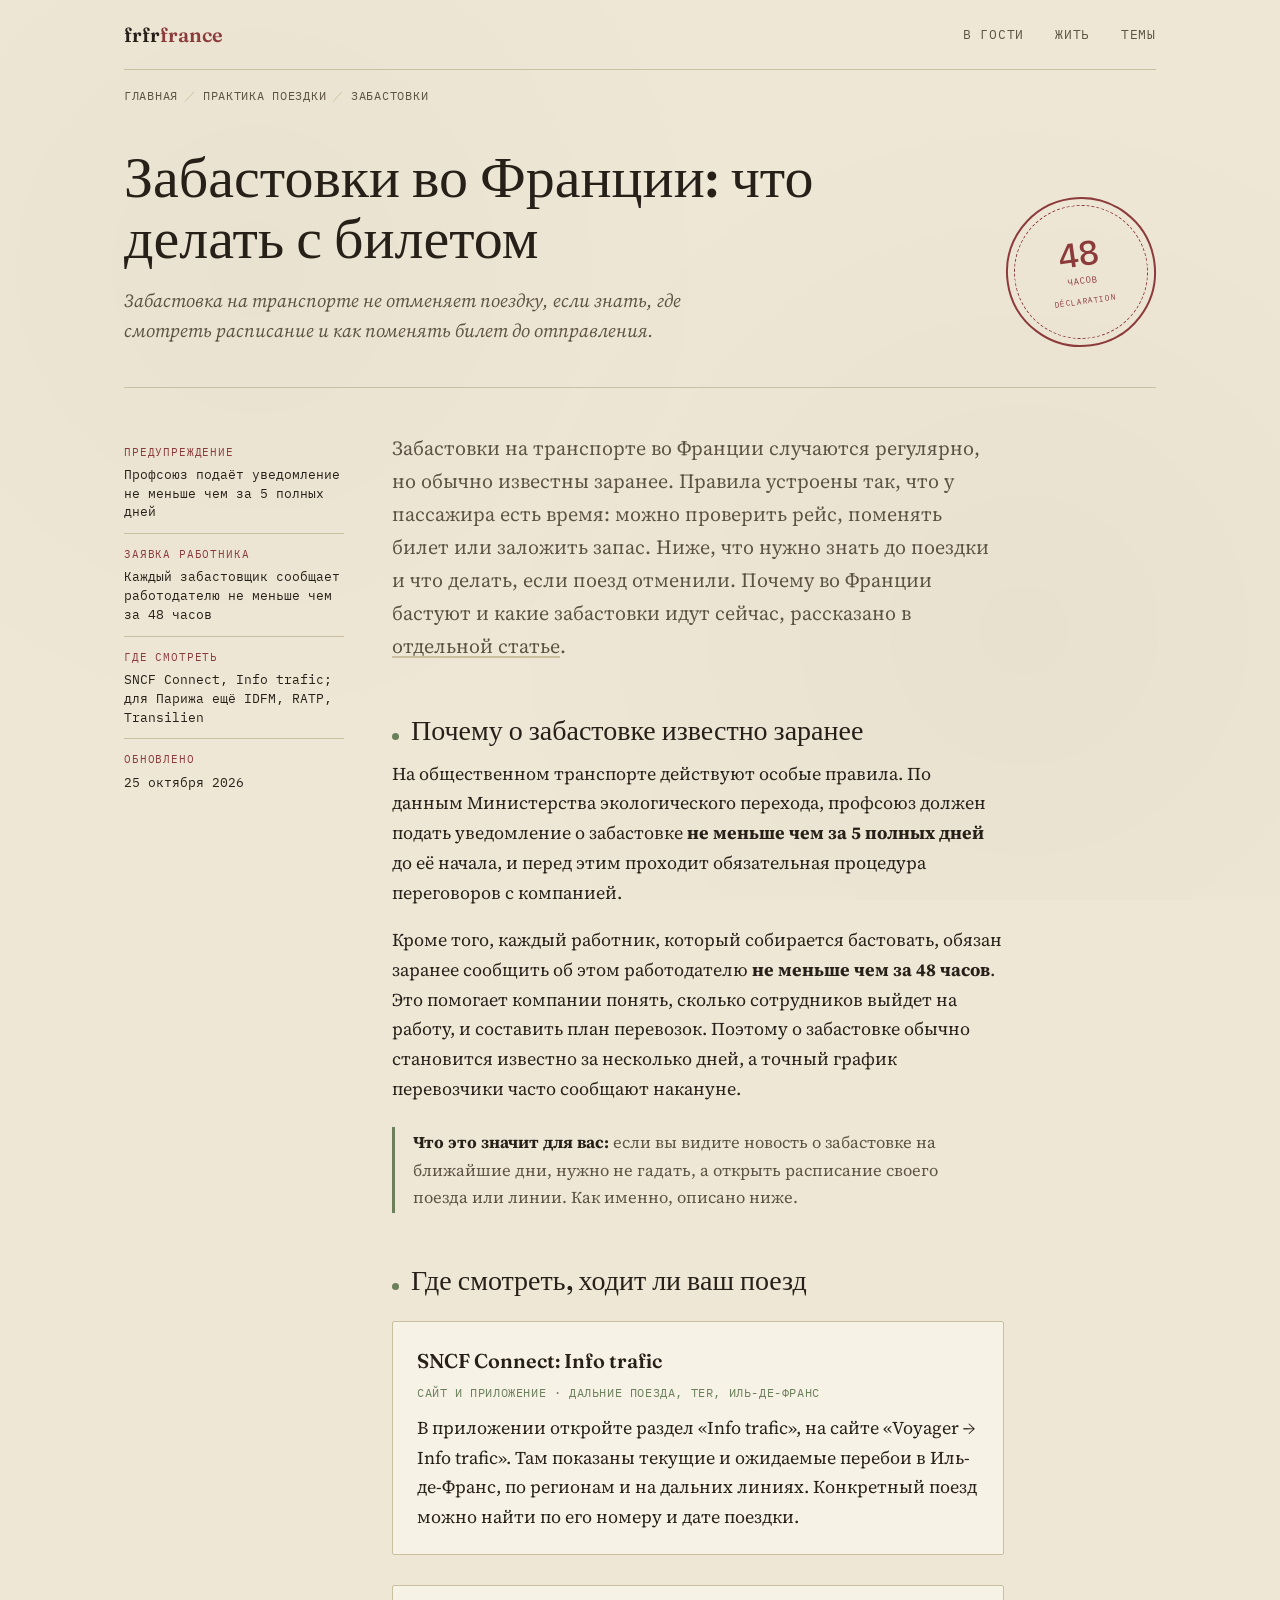
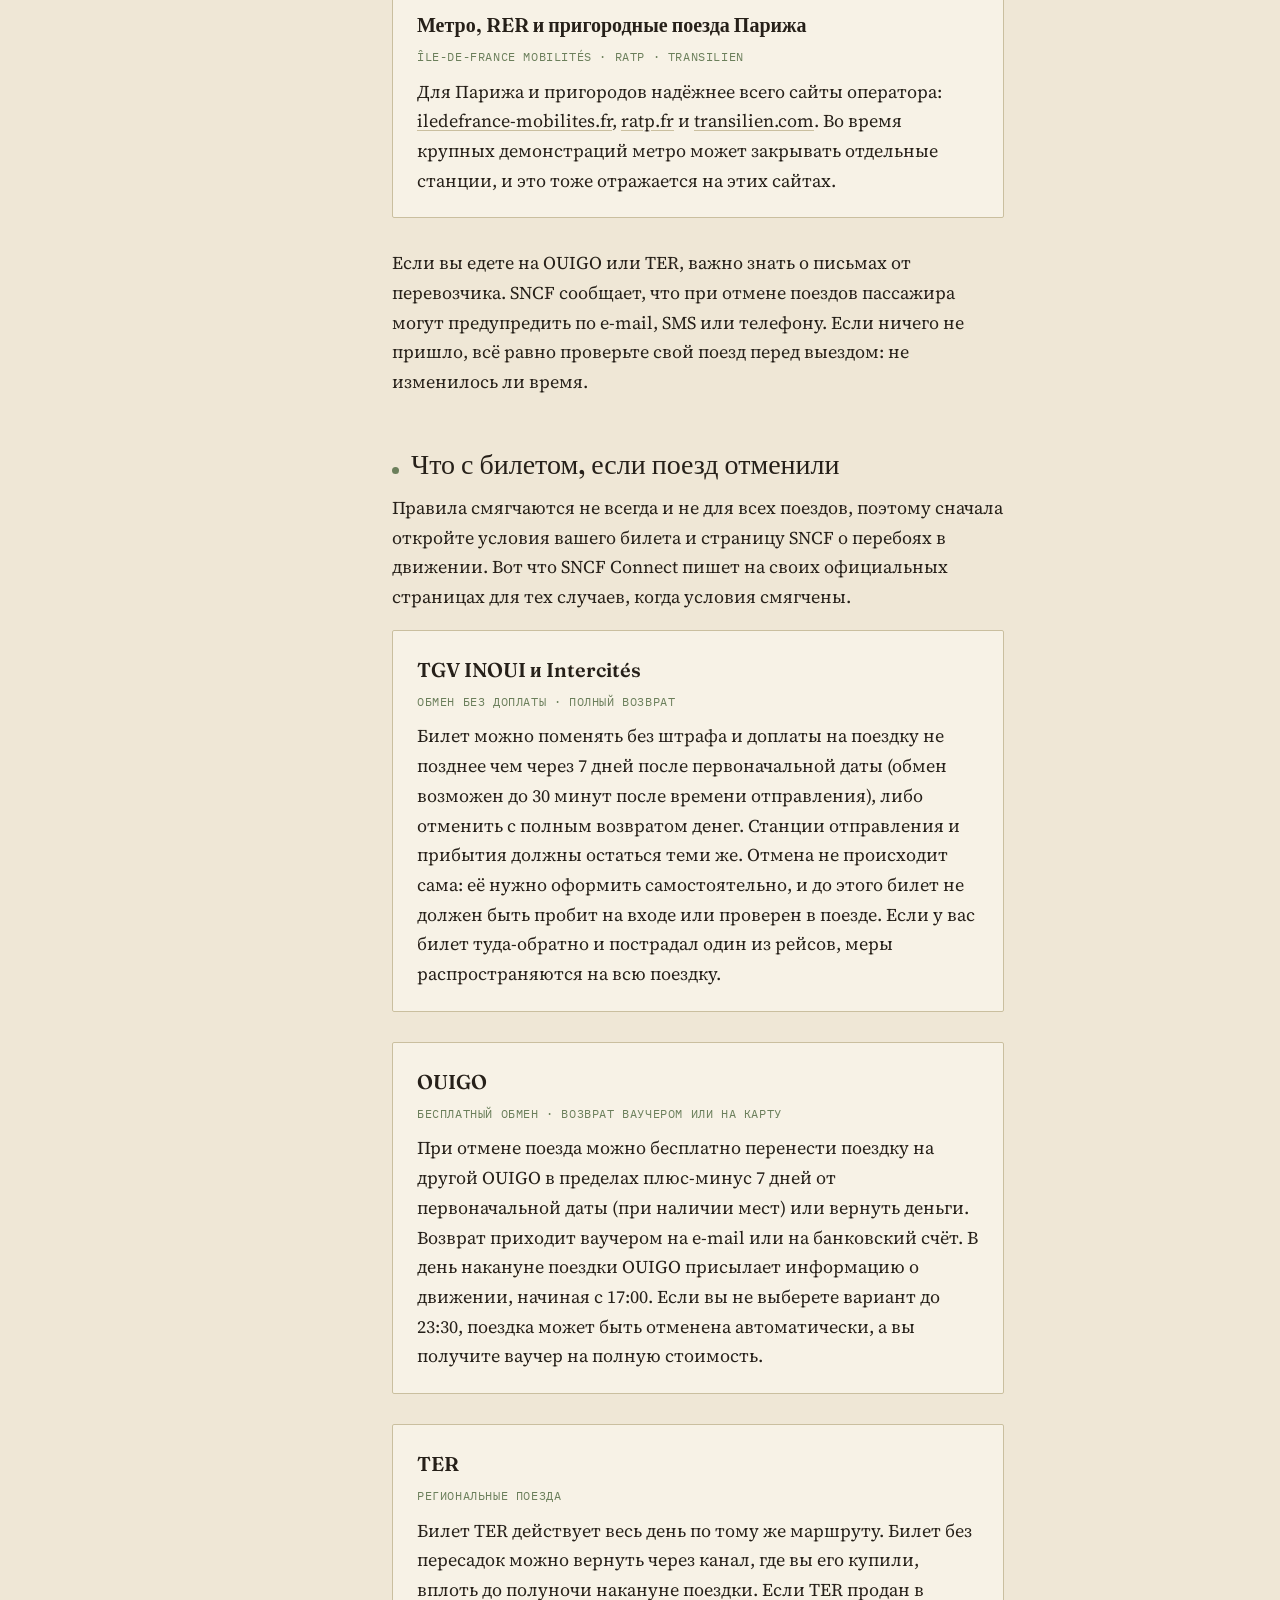
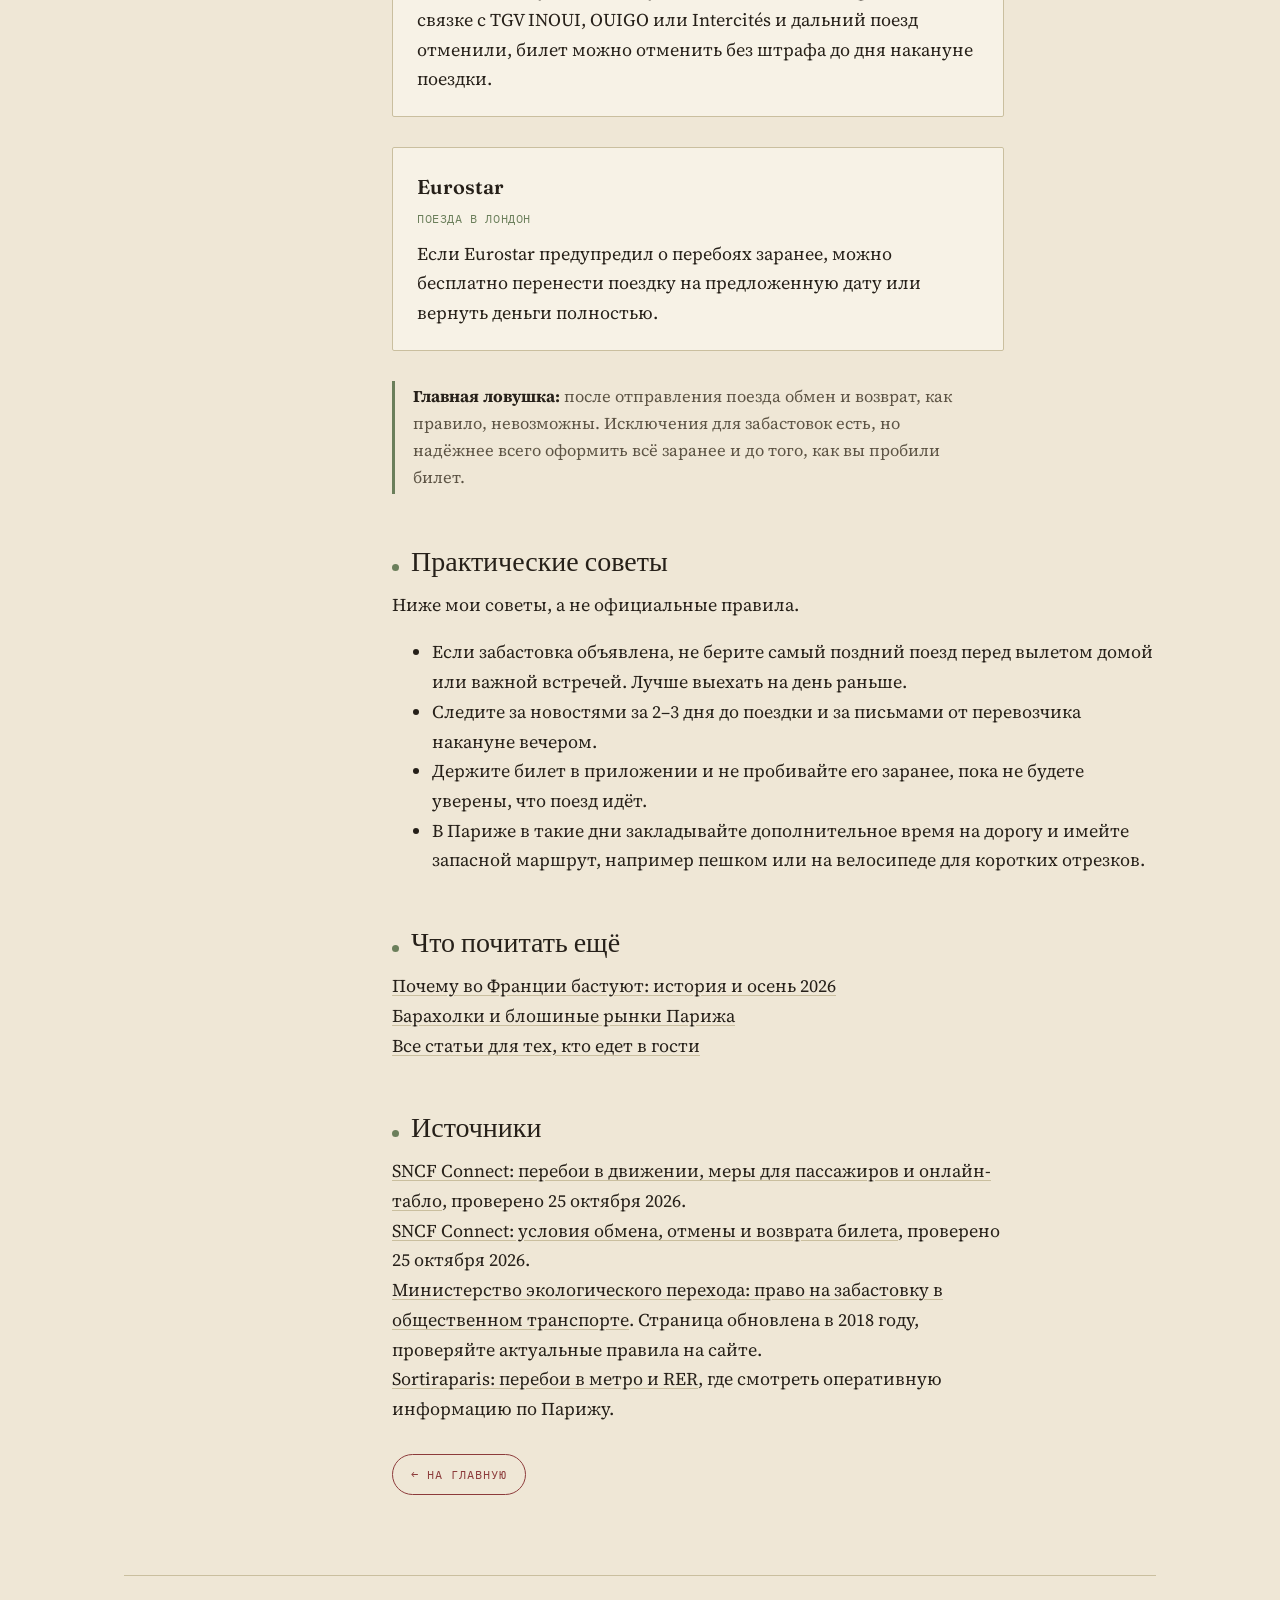
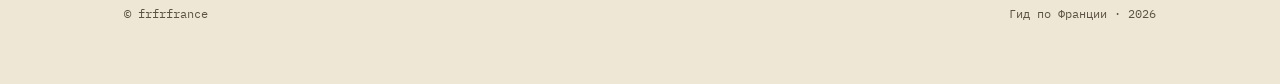
<file: strikes-france.html>
<!DOCTYPE html>
<html lang="ru">
<head>
<meta charset="UTF-8">
<meta name="viewport" content="width=device-width, initial-scale=1.0">
<title>Забастовки во Франции: что делать с билетом — frfrfrance</title>
<meta name="description" content="Как работают забастовки на транспорте во Франции, где смотреть информацию о поездах и метро и как обменять или вернуть билет SNCF, OUIGO и TER.">
<link rel="canonical" href="https://frfrfrance.fr/strikes-france.html">
<meta property="og:type" content="article">
<meta property="og:site_name" content="frfrfrance">
<meta property="og:title" content="Забастовки во Франции: что делать с билетом">
<meta property="og:description" content="Правила уведомления о забастовке, где смотреть движение поездов и как поменять или вернуть билет.">
<meta property="og:url" content="https://frfrfrance.fr/strikes-france.html">
<meta property="og:locale" content="ru_RU">
<meta name="twitter:card" content="summary">
<link rel="icon" href="data:image/svg+xml,%3Csvg xmlns='http://www.w3.org/2000/svg' viewBox='0 0 64 64'%3E%3Ccircle cx='32' cy='32' r='28' fill='none' stroke='%238c3b3b' stroke-width='4'/%3E%3Ctext x='32' y='40' font-size='22' text-anchor='middle' fill='%238c3b3b' font-family='monospace'%3EFR%3C/text%3E%3C/svg%3E">
<link rel="preconnect" href="https://fonts.googleapis.com">
<link rel="preconnect" href="https://fonts.gstatic.com" crossorigin>
<link href="https://fonts.googleapis.com/css2?family=Fraunces:opsz,wght@9..144,400;9..144,500;9..144,600&family=Source+Serif+4:opsz,wght@8..60,400;8..60,600&family=IBM+Plex+Mono:wght@400;500&display=swap" rel="stylesheet">
<link rel="stylesheet" href="style.css">
<script type="application/ld+json">
{
  "@context": "https://schema.org",
  "@type": "Article",
  "headline": "Забастовки во Франции: что делать с билетом",
  "inLanguage": "ru",
  "datePublished": "2026-10-25",
  "dateModified": "2026-10-25",
  "mainEntityOfPage": "https://frfrfrance.fr/strikes-france.html",
  "publisher": {"@type": "Organization", "name": "frfrfrance"}
}
</script>
</head>
<body>
<div class="wrap">

  <header class="site">
    <nav class="site-nav" aria-label="Разделы">
      <a class="brand" href="index.html">frfr<span>france</span></a>
      <span class="links">
        <a href="index.html#guests">В гости</a>
        <a href="index.html#live">Жить</a>
        <a href="index.html#topics">Темы</a>
      </span>
    </nav>
  </header>

  <nav class="crumbs" aria-label="Путь">
    <a href="index.html">Главная</a><span>／</span><a href="index.html#guests">Практика поездки</a><span>／</span>Забастовки
  </nav>

  <section class="hero">
    <div>
      <h1>Забастовки во Франции: что делать с билетом</h1>
      <p class="dek">Забастовка на транспорте не отменяет поездку, если знать, где смотреть расписание и как поменять билет до отправления.</p>
    </div>
    <div class="stamp" aria-hidden="true">
      <b>48</b><small>часов</small><em>Déclaration</em>
    </div>
  </section>

  <main class="article">
    <aside class="carnet">
      <div class="field"><div class="k">Предупреждение</div><div class="v">Профсоюз подаёт уведомление не меньше чем за 5 полных дней</div></div>
      <div class="field"><div class="k">Заявка работника</div><div class="v">Каждый забастовщик сообщает работодателю не меньше чем за 48 часов</div></div>
      <div class="field"><div class="k">Где смотреть</div><div class="v">SNCF Connect, Info trafic; для Парижа ещё IDFM, RATP, Transilien</div></div>
      <div class="field"><div class="k">Обновлено</div><div class="v">25 октября 2026</div></div>
    </aside>

    <article>
      <p class="lede">Забастовки на транспорте во Франции случаются регулярно, но обычно известны заранее. Правила устроены так, что у пассажира есть время: можно проверить рейс, поменять билет или заложить запас. Ниже, что нужно знать до поездки и что делать, если поезд отменили. Почему во Франции бастуют и какие забастовки идут сейчас, рассказано в <a href="strikes-france-history.html">отдельной статье</a>.</p>

      <h2><i></i>Почему о забастовке известно заранее</h2>
      <p>На общественном транспорте действуют особые правила. По данным Министерства экологического перехода, профсоюз должен подать уведомление о забастовке <strong>не меньше чем за 5 полных дней</strong> до её начала, и перед этим проходит обязательная процедура переговоров с компанией.</p>
      <p>Кроме того, каждый работник, который собирается бастовать, обязан заранее сообщить об этом работодателю <strong>не меньше чем за 48 часов</strong>. Это помогает компании понять, сколько сотрудников выйдет на работу, и составить план перевозок. Поэтому о забастовке обычно становится известно за несколько дней, а точный график перевозчики часто сообщают накануне.</p>

      <div class="tip">
        <strong>Что это значит для вас:</strong> если вы видите новость о забастовке на ближайшие дни, нужно не гадать, а открыть расписание своего поезда или линии. Как именно, описано ниже.
      </div>

      <h2><i></i>Где смотреть, ходит ли ваш поезд</h2>
      <div class="market">
        <div class="name">SNCF Connect: Info trafic</div>
        <div class="meta">Сайт и приложение · дальние поезда, TER, Иль-де-Франс</div>
        <p>В приложении откройте раздел «Info trafic», на сайте «Voyager → Info trafic». Там показаны текущие и ожидаемые перебои в Иль-де-Франс, по регионам и на дальних линиях. Конкретный поезд можно найти по его номеру и дате поездки.</p>
      </div>
      <div class="market">
        <div class="name">Метро, RER и пригородные поезда Парижа</div>
        <div class="meta">Île-de-France Mobilités · RATP · Transilien</div>
        <p>Для Парижа и пригородов надёжнее всего сайты оператора: <a href="https://www.iledefrance-mobilites.fr/">iledefrance-mobilites.fr</a>, <a href="https://www.ratp.fr/">ratp.fr</a> и <a href="https://www.transilien.com/">transilien.com</a>. Во время крупных демонстраций метро может закрывать отдельные станции, и это тоже отражается на этих сайтах.</p>
      </div>
      <p>Если вы едете на OUIGO или TER, важно знать о письмах от перевозчика. SNCF сообщает, что при отмене поездов пассажира могут предупредить по e-mail, SMS или телефону. Если ничего не пришло, всё равно проверьте свой поезд перед выездом: не изменилось ли время.</p>

      <h2><i></i>Что с билетом, если поезд отменили</h2>
      <p>Правила смягчаются не всегда и не для всех поездов, поэтому сначала откройте условия вашего билета и страницу SNCF о перебоях в движении. Вот что SNCF Connect пишет на своих официальных страницах для тех случаев, когда условия смягчены.</p>

      <div class="market">
        <div class="name">TGV INOUI и Intercités</div>
        <div class="meta">Обмен без доплаты · полный возврат</div>
        <p>Билет можно поменять без штрафа и доплаты на поездку не позднее чем через 7 дней после первоначальной даты (обмен возможен до 30 минут после времени отправления), либо отменить с полным возвратом денег. Станции отправления и прибытия должны остаться теми же. Отмена не происходит сама: её нужно оформить самостоятельно, и до этого билет не должен быть пробит на входе или проверен в поезде. Если у вас билет туда-обратно и пострадал один из рейсов, меры распространяются на всю поездку.</p>
      </div>
      <div class="market">
        <div class="name">OUIGO</div>
        <div class="meta">Бесплатный обмен · возврат ваучером или на карту</div>
        <p>При отмене поезда можно бесплатно перенести поездку на другой OUIGO в пределах плюс-минус 7 дней от первоначальной даты (при наличии мест) или вернуть деньги. Возврат приходит ваучером на e-mail или на банковский счёт. В день накануне поездки OUIGO присылает информацию о движении, начиная с 17:00. Если вы не выберете вариант до 23:30, поездка может быть отменена автоматически, а вы получите ваучер на полную стоимость.</p>
      </div>
      <div class="market">
        <div class="name">TER</div>
        <div class="meta">Региональные поезда</div>
        <p>Билет TER действует весь день по тому же маршруту. Билет без пересадок можно вернуть через канал, где вы его купили, вплоть до полуночи накануне поездки. Если TER продан в связке с TGV INOUI, OUIGO или Intercités и дальний поезд отменили, билет можно отменить без штрафа до дня накануне поездки.</p>
      </div>
      <div class="market">
        <div class="name">Eurostar</div>
        <div class="meta">Поезда в Лондон</div>
        <p>Если Eurostar предупредил о перебоях заранее, можно бесплатно перенести поездку на предложенную дату или вернуть деньги полностью.</p>
      </div>

      <div class="tip">
        <strong>Главная ловушка:</strong> после отправления поезда обмен и возврат, как правило, невозможны. Исключения для забастовок есть, но надёжнее всего оформить всё заранее и до того, как вы пробили билет.
      </div>

      <h2><i></i>Практические советы</h2>
      <p>Ниже мои советы, а не официальные правила.</p>
      <ul>
        <li>Если забастовка объявлена, не берите самый поздний поезд перед вылетом домой или важной встречей. Лучше выехать на день раньше.</li>
        <li>Следите за новостями за 2–3 дня до поездки и за письмами от перевозчика накануне вечером.</li>
        <li>Держите билет в приложении и не пробивайте его заранее, пока не будете уверены, что поезд идёт.</li>
        <li>В Париже в такие дни закладывайте дополнительное время на дорогу и имейте запасной маршрут, например пешком или на велосипеде для коротких отрезков.</li>
      </ul>

      <h2><i></i>Что почитать ещё</h2>
      <p>
        <a href="strikes-france-history.html">Почему во Франции бастуют: история и осень 2026</a><br>
        <a href="paris-marches-puces.html">Барахолки и блошиные рынки Парижа</a><br>
        <a href="index.html#guests">Все статьи для тех, кто едет в гости</a>
      </p>

      <h2><i></i>Источники</h2>
      <p>
        <a href="https://www.sncf-connect.com/aide/informations-situation-perturbee" rel="noopener">SNCF Connect: перебои в движении, меры для пассажиров и онлайн-табло</a>, проверено 25 октября 2026.<br>
        <a href="https://www.sncf-connect.com/aide/conditions-d-echange-d-annulation-et-de-remboursement-de-mon-billet-de-train" rel="noopener">SNCF Connect: условия обмена, отмены и возврата билета</a>, проверено 25 октября 2026.<br>
        <a href="https://www.ecologie.gouv.fr/politiques-publiques/questions-sociales-generales-du-transport-ferroviaire" rel="noopener">Министерство экологического перехода: право на забастовку в общественном транспорте</a>. Страница обновлена в 2018 году, проверяйте актуальные правила на сайте.<br>
        <a href="https://www.sortiraparis.com/en/news/in-paris/articles/291320-metro-and-rer-protests-and-disruptions-from-october-12-to-18-2026" rel="noopener">Sortiraparis: перебои в метро и RER</a>, где смотреть оперативную информацию по Парижу.
      </p>

      <a class="back" href="index.html">← На главную</a>
    </article>
  </main>

  <footer class="site">
    <span>© frfrfrance</span>
    <span>Гид по Франции · 2026</span>
  </footer>
</div>
</body>
</html>
</file>
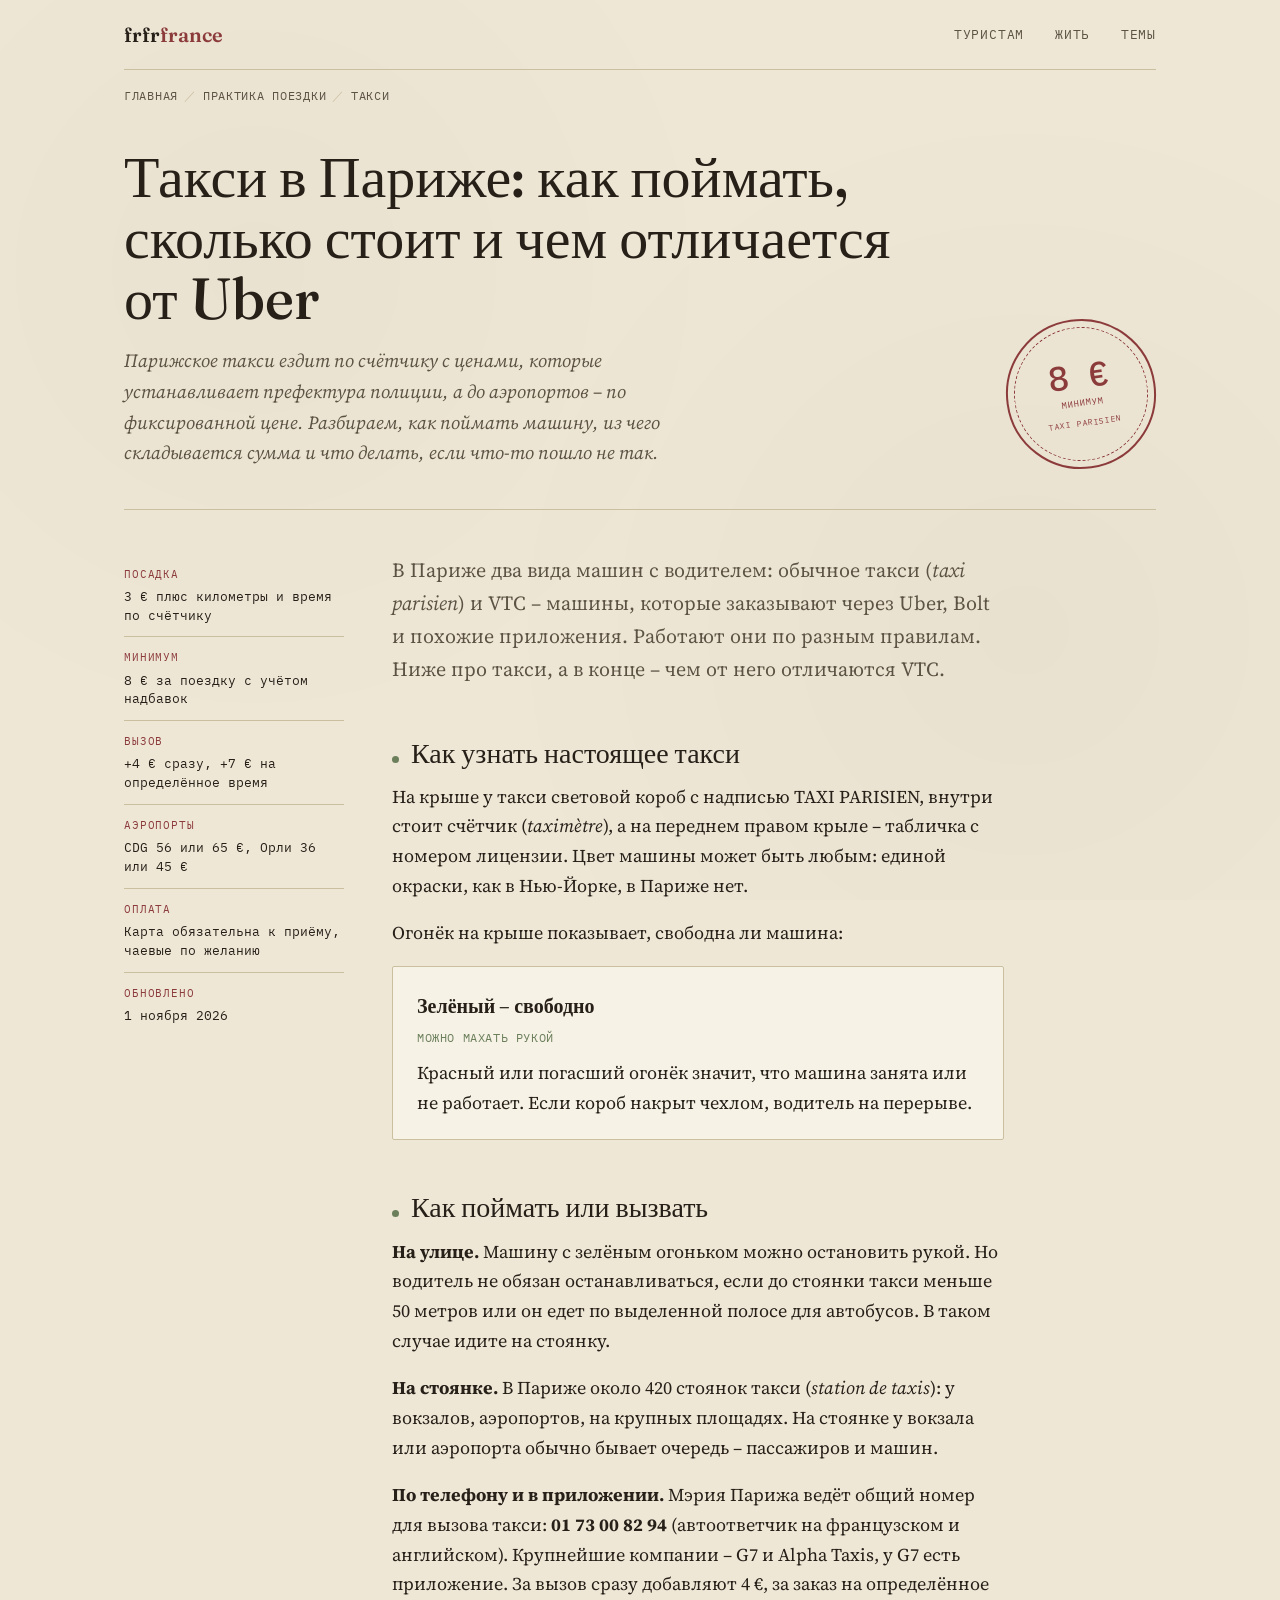
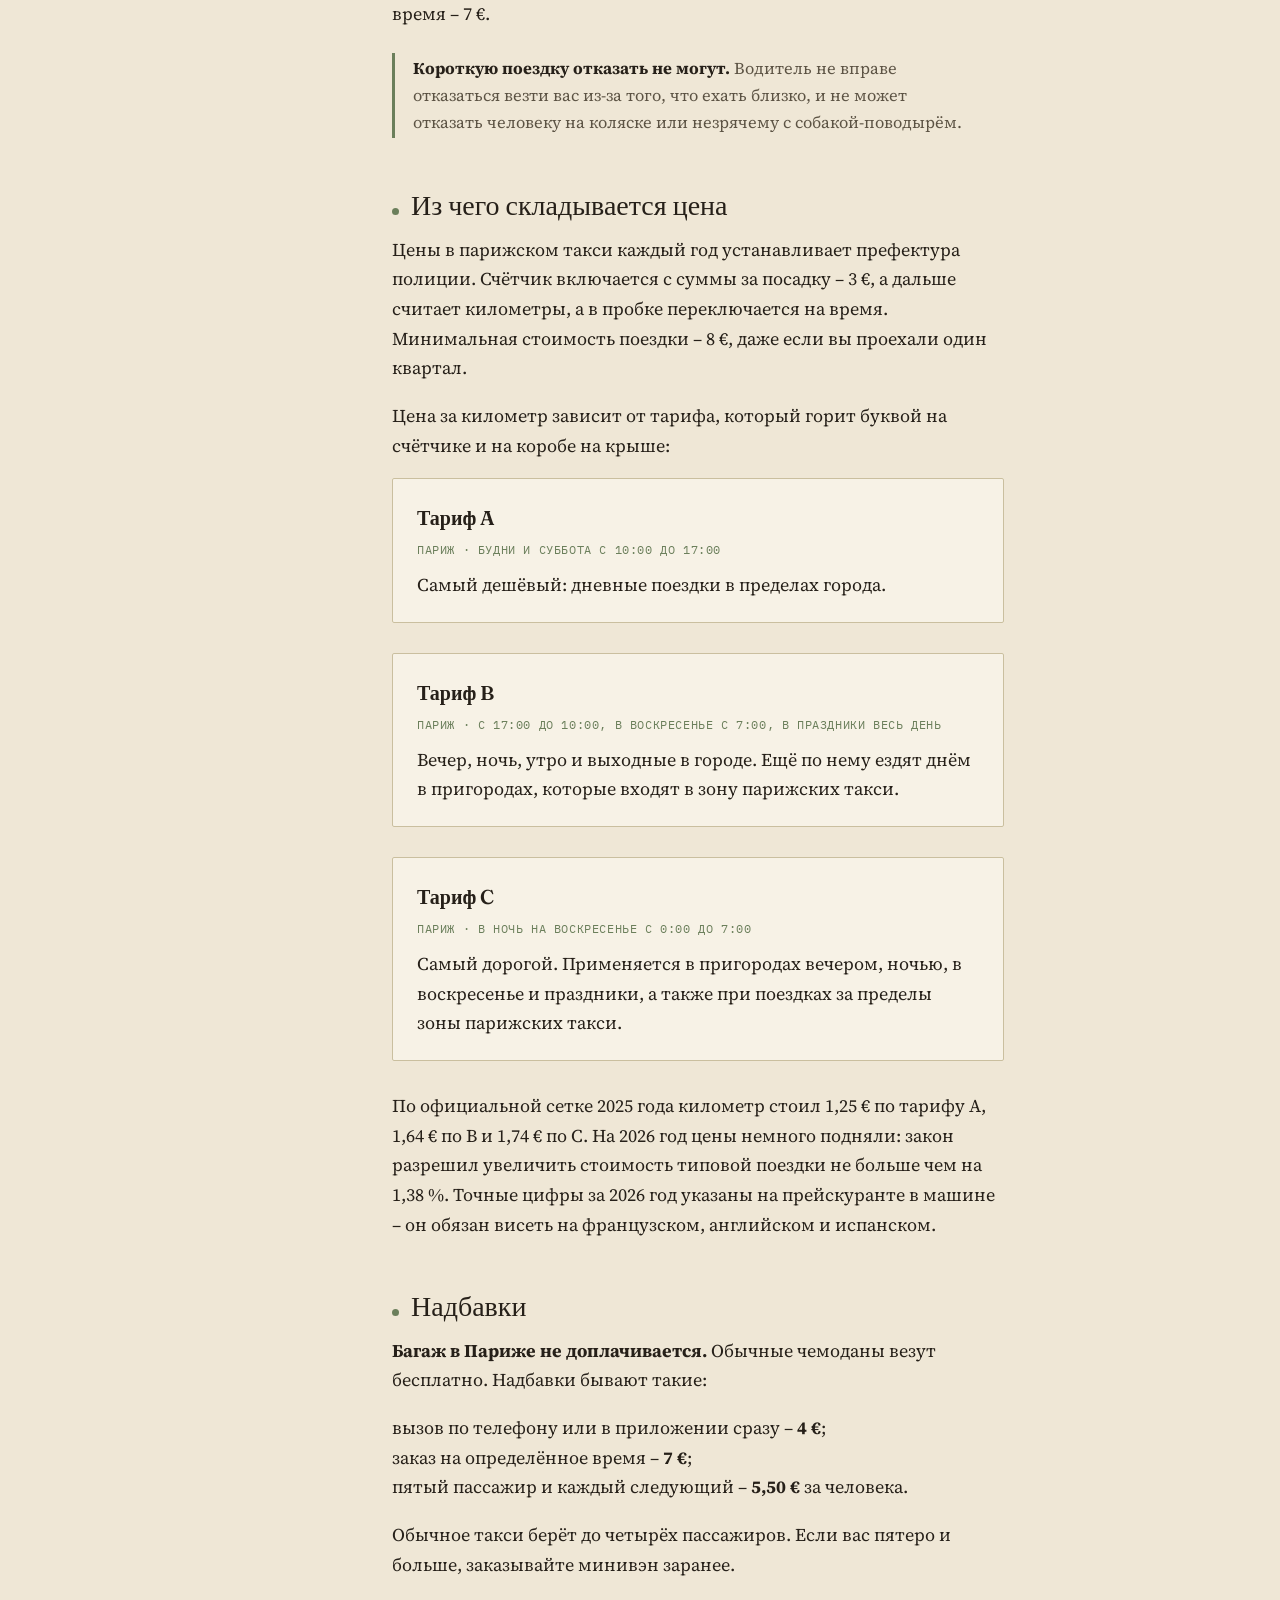
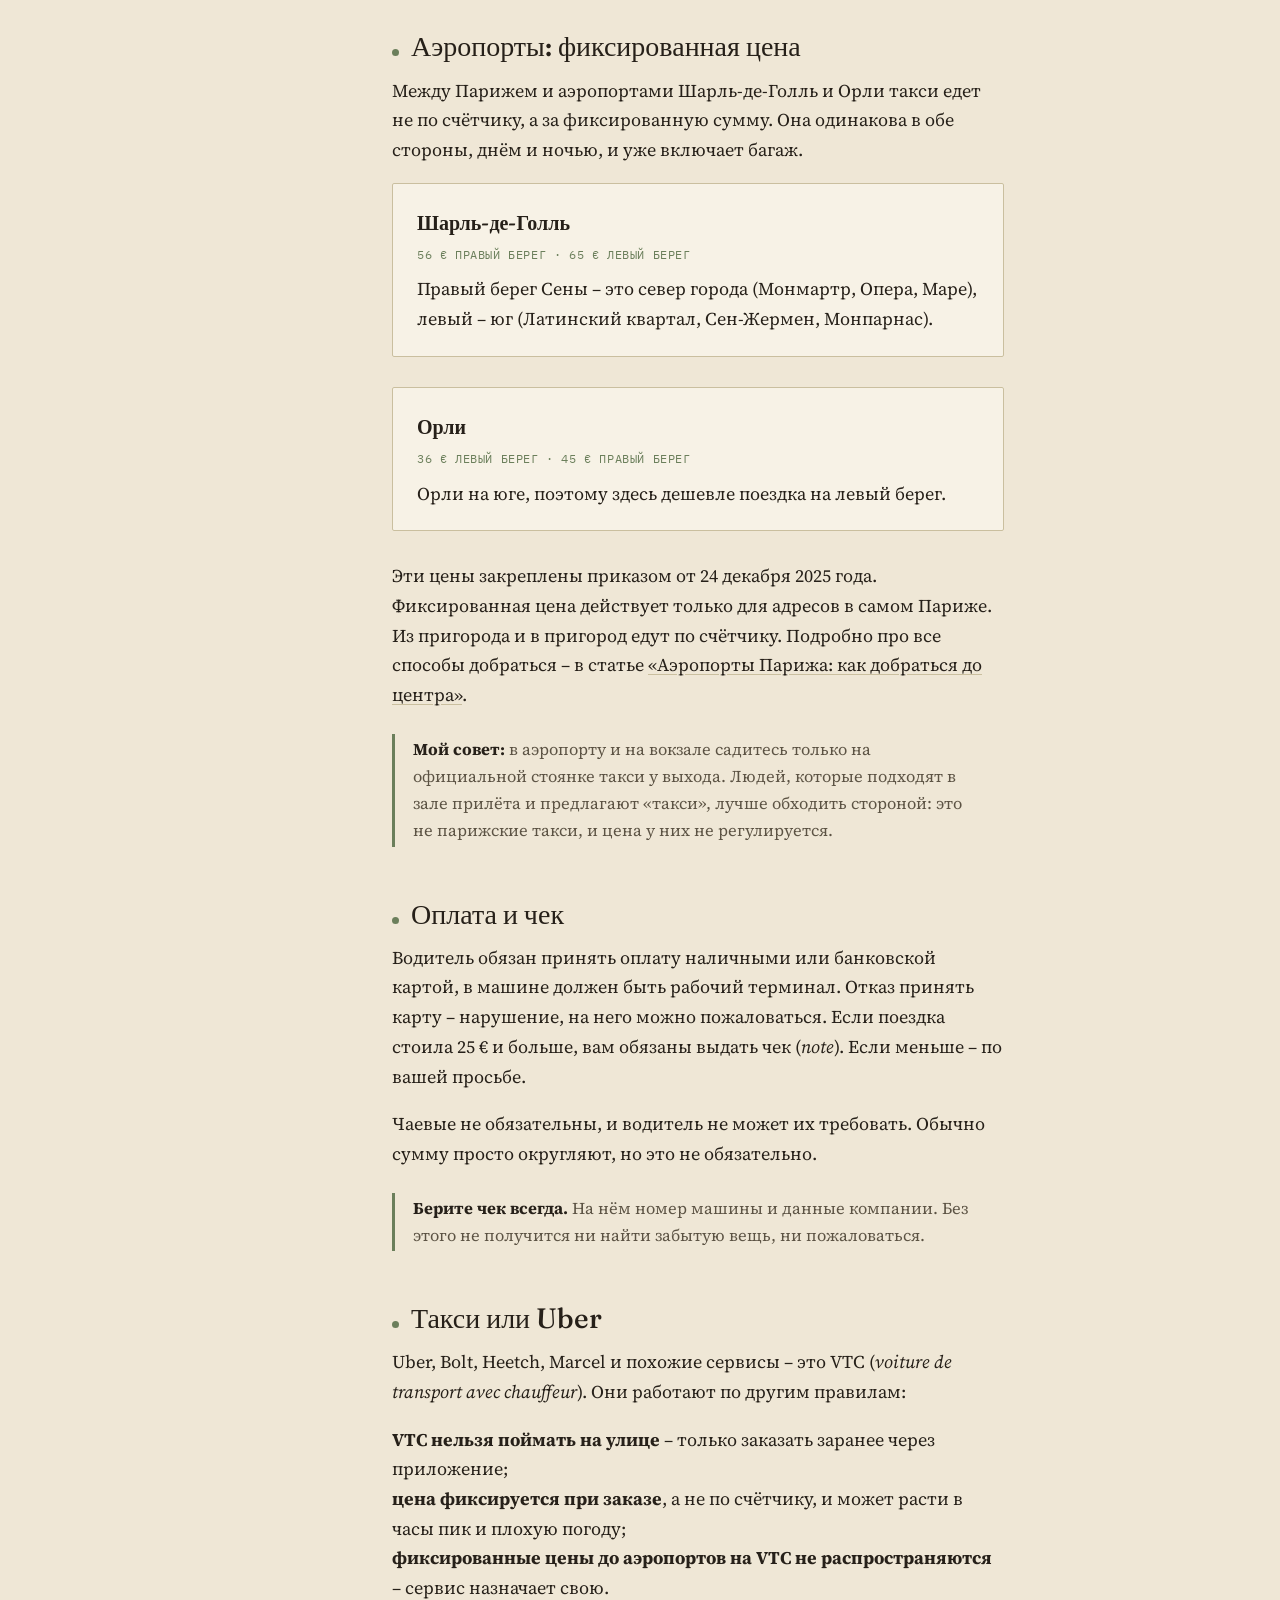
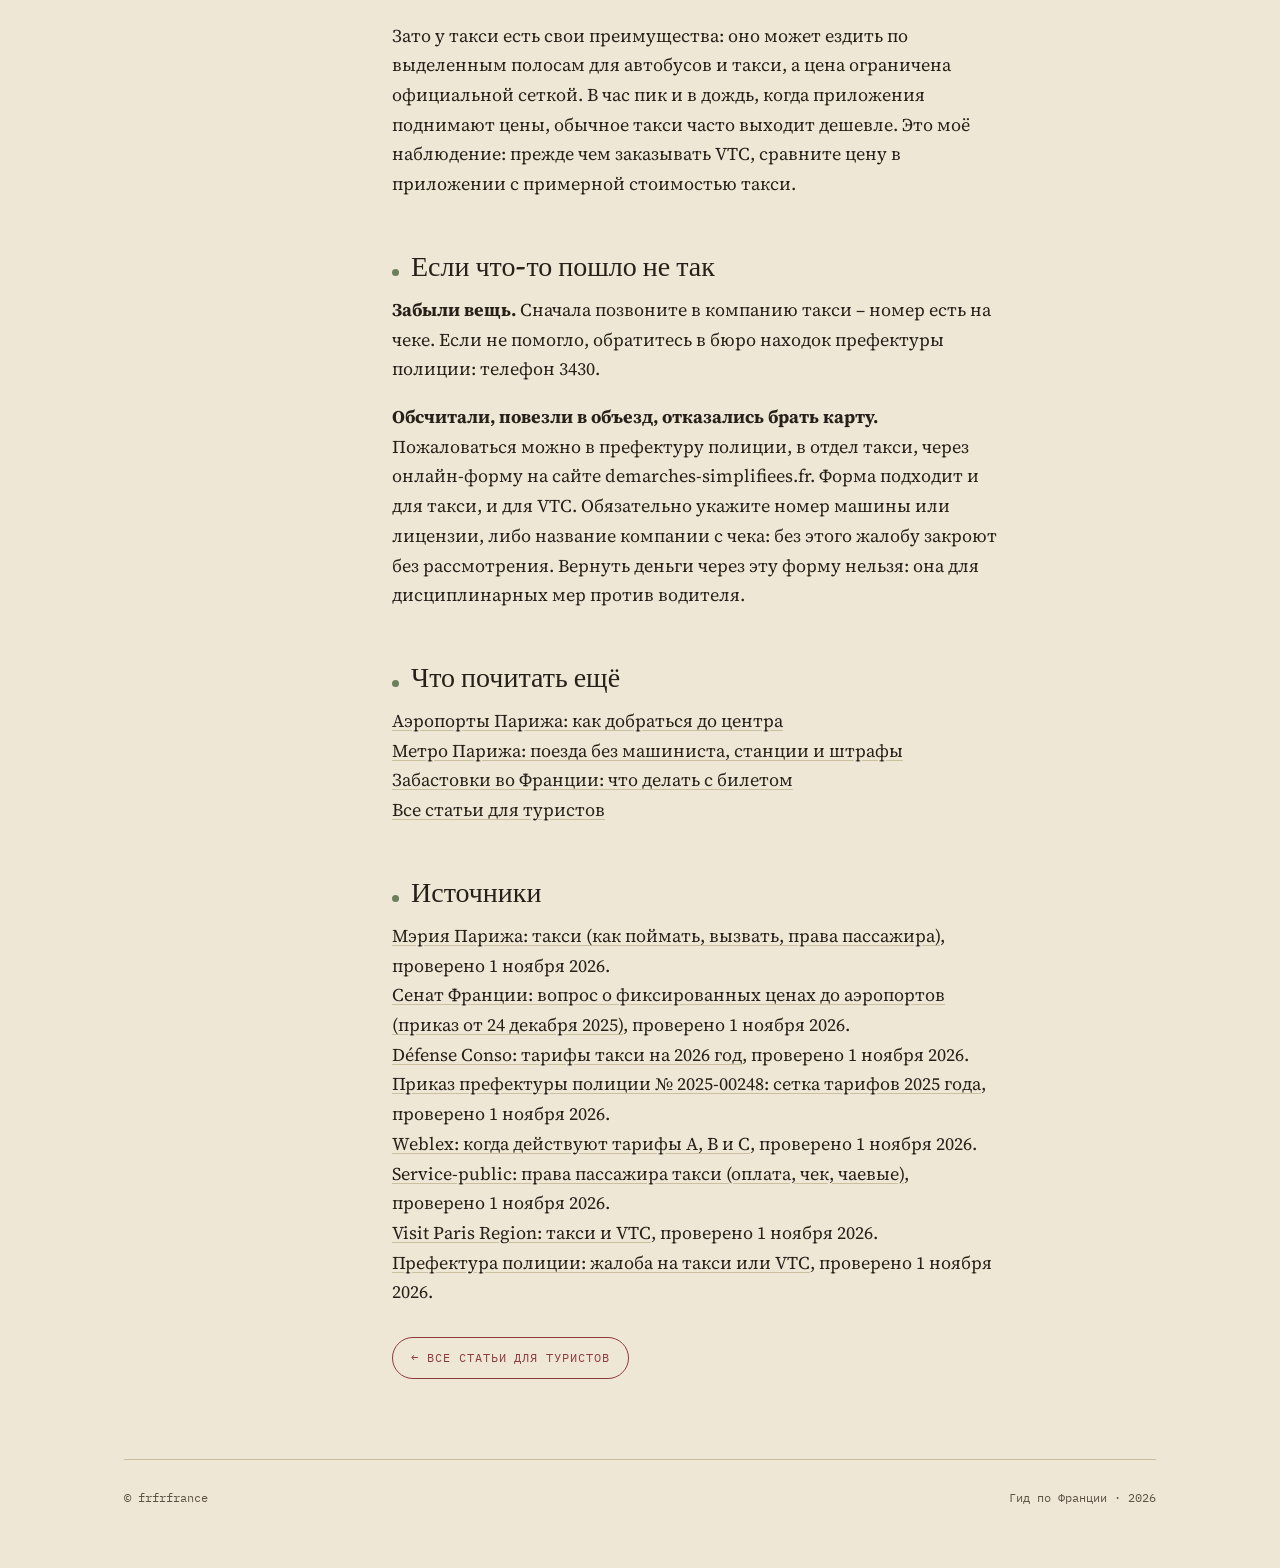
<file: taxi-paris.html>
<!DOCTYPE html>
<html lang="ru">
<head>
<meta charset="UTF-8">
<meta name="viewport" content="width=device-width, initial-scale=1.0">
<title>Такси в Париже: как поймать, сколько стоит и чем отличается от Uber – frfrfrance</title>
<meta name="description" content="Такси в Париже в 2026 году: как поймать машину на улице и вызвать по телефону, из чего складывается цена, минимум 8 €, фиксированные тарифы до аэропортов, оплата картой и чем такси отличается от Uber и Bolt.">
<link rel="canonical" href="https://frfrfrance.fr/taxi-paris.html">
<meta property="og:type" content="article">
<meta property="og:site_name" content="frfrfrance">
<meta property="og:title" content="Такси в Париже: как поймать и сколько стоит">
<meta property="og:description" content="Зелёный огонёк, стоянки, счётчик и надбавки, фиксированная цена до аэропортов и разница между такси и VTC.">
<meta property="og:url" content="https://frfrfrance.fr/taxi-paris.html">
<meta property="og:locale" content="ru_RU">
<meta name="twitter:card" content="summary">
<link rel="icon" href="data:image/svg+xml,%3Csvg xmlns='http://www.w3.org/2000/svg' viewBox='0 0 64 64'%3E%3Ccircle cx='32' cy='32' r='28' fill='none' stroke='%238c3b3b' stroke-width='4'/%3E%3Ctext x='32' y='40' font-size='22' text-anchor='middle' fill='%238c3b3b' font-family='monospace'%3EFR%3C/text%3E%3C/svg%3E">
<link rel="preconnect" href="https://fonts.googleapis.com">
<link rel="preconnect" href="https://fonts.gstatic.com" crossorigin>
<link href="https://fonts.googleapis.com/css2?family=Fraunces:opsz,wght@9..144,400;9..144,500;9..144,600&family=Source+Serif+4:opsz,wght@8..60,400;8..60,600&family=IBM+Plex+Mono:wght@400;500&display=swap" rel="stylesheet">
<link rel="stylesheet" href="style.css">
<script type="application/ld+json">
{
  "@context": "https://schema.org",
  "@type": "Article",
  "headline": "Такси в Париже: как поймать, сколько стоит и чем отличается от Uber",
  "inLanguage": "ru",
  "datePublished": "2026-11-01",
  "dateModified": "2026-11-01",
  "mainEntityOfPage": "https://frfrfrance.fr/taxi-paris.html",
  "publisher": {"@type": "Organization", "name": "frfrfrance"}
}
</script>
</head>
<body>
<div class="wrap">

  <header class="site">
    <nav class="site-nav" aria-label="Разделы">
      <a class="brand" href="index.html">frfr<span>france</span></a>
      <span class="links">
        <a href="turistam.html">Туристам</a>
        <a href="index.html#live">Жить</a>
        <a href="index.html#topics">Темы</a>
      </span>
    </nav>
  </header>

  <nav class="crumbs" aria-label="Путь">
    <a href="index.html">Главная</a><span>／</span><a href="turistam.html#practice">Практика поездки</a><span>／</span>Такси
  </nav>

  <section class="hero">
    <div>
      <h1>Такси в Париже: как поймать, сколько стоит и чем отличается от Uber</h1>
      <p class="dek">Парижское такси ездит по счётчику с ценами, которые устанавливает префектура полиции, а до аэропортов – по фиксированной цене. Разбираем, как поймать машину, из чего складывается сумма и что делать, если что-то пошло не так.</p>
    </div>
    <div class="stamp" aria-hidden="true">
      <b>8 €</b><small>минимум</small><em>Taxi parisien</em>
    </div>
  </section>

  <main class="article">
    <aside class="carnet">
      <div class="field"><div class="k">Посадка</div><div class="v">3 € плюс километры и время по счётчику</div></div>
      <div class="field"><div class="k">Минимум</div><div class="v">8 € за поездку с учётом надбавок</div></div>
      <div class="field"><div class="k">Вызов</div><div class="v">+4 € сразу, +7 € на определённое время</div></div>
      <div class="field"><div class="k">Аэропорты</div><div class="v">CDG 56 или 65 €, Орли 36 или 45 €</div></div>
      <div class="field"><div class="k">Оплата</div><div class="v">Карта обязательна к приёму, чаевые по желанию</div></div>
      <div class="field"><div class="k">Обновлено</div><div class="v">1 ноября 2026</div></div>
    </aside>

    <article>
      <p class="lede">В Париже два вида машин с водителем: обычное такси (<em>taxi parisien</em>) и VTC – машины, которые заказывают через Uber, Bolt и похожие приложения. Работают они по разным правилам. Ниже про такси, а в конце – чем от него отличаются VTC.</p>

      <h2><i></i>Как узнать настоящее такси</h2>
      <p>На крыше у такси световой короб с надписью TAXI PARISIEN, внутри стоит счётчик (<em>taximètre</em>), а на переднем правом крыле – табличка с номером лицензии. Цвет машины может быть любым: единой окраски, как в Нью-Йорке, в Париже нет.</p>
      <p>Огонёк на крыше показывает, свободна ли машина:</p>

      <div class="market">
        <div class="name">Зелёный – свободно</div>
        <div class="meta">Можно махать рукой</div>
        <p>Красный или погасший огонёк значит, что машина занята или не работает. Если короб накрыт чехлом, водитель на перерыве.</p>
      </div>

      <h2><i></i>Как поймать или вызвать</h2>
      <p><strong>На улице.</strong> Машину с зелёным огоньком можно остановить рукой. Но водитель не обязан останавливаться, если до стоянки такси меньше 50 метров или он едет по выделенной полосе для автобусов. В таком случае идите на стоянку.</p>
      <p><strong>На стоянке.</strong> В Париже около 420 стоянок такси (<em>station de taxis</em>): у вокзалов, аэропортов, на крупных площадях. На стоянке у вокзала или аэропорта обычно бывает очередь – пассажиров и машин.</p>
      <p><strong>По телефону и в приложении.</strong> Мэрия Парижа ведёт общий номер для вызова такси: <strong>01 73 00 82 94</strong> (автоответчик на французском и английском). Крупнейшие компании – G7 и Alpha Taxis, у G7 есть приложение. За вызов сразу добавляют 4 €, за заказ на определённое время – 7 €.</p>

      <div class="tip">
        <strong>Короткую поездку отказать не могут.</strong> Водитель не вправе отказаться везти вас из-за того, что ехать близко, и не может отказать человеку на коляске или незрячему с собакой-поводырём.
      </div>

      <h2><i></i>Из чего складывается цена</h2>
      <p>Цены в парижском такси каждый год устанавливает префектура полиции. Счётчик включается с суммы за посадку – 3 €, а дальше считает километры, а в пробке переключается на время. Минимальная стоимость поездки – 8 €, даже если вы проехали один квартал.</p>
      <p>Цена за километр зависит от тарифа, который горит буквой на счётчике и на коробе на крыше:</p>

      <div class="market">
        <div class="name">Тариф A</div>
        <div class="meta">Париж · будни и суббота с 10:00 до 17:00</div>
        <p>Самый дешёвый: дневные поездки в пределах города.</p>
      </div>
      <div class="market">
        <div class="name">Тариф B</div>
        <div class="meta">Париж · с 17:00 до 10:00, в воскресенье с 7:00, в праздники весь день</div>
        <p>Вечер, ночь, утро и выходные в городе. Ещё по нему ездят днём в пригородах, которые входят в зону парижских такси.</p>
      </div>
      <div class="market">
        <div class="name">Тариф C</div>
        <div class="meta">Париж · в ночь на воскресенье с 0:00 до 7:00</div>
        <p>Самый дорогой. Применяется в пригородах вечером, ночью, в воскресенье и праздники, а также при поездках за пределы зоны парижских такси.</p>
      </div>

      <p>По официальной сетке 2025 года километр стоил 1,25 € по тарифу A, 1,64 € по B и 1,74 € по C. На 2026 год цены немного подняли: закон разрешил увеличить стоимость типовой поездки не больше чем на 1,38 %. Точные цифры за 2026 год указаны на прейскуранте в машине – он обязан висеть на французском, английском и испанском.</p>

      <h2><i></i>Надбавки</h2>
      <p><strong>Багаж в Париже не доплачивается.</strong> Обычные чемоданы везут бесплатно. Надбавки бывают такие:</p>
      <p>
        вызов по телефону или в приложении сразу – <strong>4 €</strong>;<br>
        заказ на определённое время – <strong>7 €</strong>;<br>
        пятый пассажир и каждый следующий – <strong>5,50 €</strong> за человека.
      </p>
      <p>Обычное такси берёт до четырёх пассажиров. Если вас пятеро и больше, заказывайте минивэн заранее.</p>

      <h2><i></i>Аэропорты: фиксированная цена</h2>
      <p>Между Парижем и аэропортами Шарль-де-Голль и Орли такси едет не по счётчику, а за фиксированную сумму. Она одинакова в обе стороны, днём и ночью, и уже включает багаж.</p>

      <div class="market">
        <div class="name">Шарль-де-Голль</div>
        <div class="meta">56 € правый берег · 65 € левый берег</div>
        <p>Правый берег Сены – это север города (Монмартр, Опера, Маре), левый – юг (Латинский квартал, Сен-Жермен, Монпарнас).</p>
      </div>
      <div class="market">
        <div class="name">Орли</div>
        <div class="meta">36 € левый берег · 45 € правый берег</div>
        <p>Орли на юге, поэтому здесь дешевле поездка на левый берег.</p>
      </div>

      <p>Эти цены закреплены приказом от 24 декабря 2025 года. Фиксированная цена действует только для адресов в самом Париже. Из пригорода и в пригород едут по счётчику. Подробно про все способы добраться – в статье <a href="aeroports-paris.html">«Аэропорты Парижа: как добраться до центра»</a>.</p>

      <div class="tip">
        <strong>Мой совет:</strong> в аэропорту и на вокзале садитесь только на официальной стоянке такси у выхода. Людей, которые подходят в зале прилёта и предлагают «такси», лучше обходить стороной: это не парижские такси, и цена у них не регулируется.
      </div>

      <h2><i></i>Оплата и чек</h2>
      <p>Водитель обязан принять оплату наличными или банковской картой, в машине должен быть рабочий терминал. Отказ принять карту – нарушение, на него можно пожаловаться. Если поездка стоила 25 € и больше, вам обязаны выдать чек (<em>note</em>). Если меньше – по вашей просьбе.</p>
      <p>Чаевые не обязательны, и водитель не может их требовать. Обычно сумму просто округляют, но это не обязательно.</p>

      <div class="tip">
        <strong>Берите чек всегда.</strong> На нём номер машины и данные компании. Без этого не получится ни найти забытую вещь, ни пожаловаться.
      </div>

      <h2><i></i>Такси или Uber</h2>
      <p>Uber, Bolt, Heetch, Marcel и похожие сервисы – это VTC (<em>voiture de transport avec chauffeur</em>). Они работают по другим правилам:</p>
      <p>
        <strong>VTC нельзя поймать на улице</strong> – только заказать заранее через приложение;<br>
        <strong>цена фиксируется при заказе</strong>, а не по счётчику, и может расти в часы пик и плохую погоду;<br>
        <strong>фиксированные цены до аэропортов на VTC не распространяются</strong> – сервис назначает свою.
      </p>
      <p>Зато у такси есть свои преимущества: оно может ездить по выделенным полосам для автобусов и такси, а цена ограничена официальной сеткой. В час пик и в дождь, когда приложения поднимают цены, обычное такси часто выходит дешевле. Это моё наблюдение: прежде чем заказывать VTC, сравните цену в приложении с примерной стоимостью такси.</p>

      <h2><i></i>Если что-то пошло не так</h2>
      <p><strong>Забыли вещь.</strong> Сначала позвоните в компанию такси – номер есть на чеке. Если не помогло, обратитесь в бюро находок префектуры полиции: телефон 3430.</p>
      <p><strong>Обсчитали, повезли в объезд, отказались брать карту.</strong> Пожаловаться можно в префектуру полиции, в отдел такси, через онлайн-форму на сайте demarches-simplifiees.fr. Форма подходит и для такси, и для VTC. Обязательно укажите номер машины или лицензии, либо название компании с чека: без этого жалобу закроют без рассмотрения. Вернуть деньги через эту форму нельзя: она для дисциплинарных мер против водителя.</p>

      <h2><i></i>Что почитать ещё</h2>
      <p>
        <a href="aeroports-paris.html">Аэропорты Парижа: как добраться до центра</a><br>
        <a href="metro-paris.html">Метро Парижа: поезда без машиниста, станции и штрафы</a><br>
        <a href="strikes-france.html">Забастовки во Франции: что делать с билетом</a><br>
        <a href="turistam.html">Все статьи для туристов</a>
      </p>

      <h2><i></i>Источники</h2>
      <p>
        <a href="https://www.paris.fr/taxis" rel="noopener">Мэрия Парижа: такси (как поймать, вызвать, права пассажира)</a>, проверено 1 ноября 2026.<br>
        <a href="https://www.senat.fr/questions/base/2026/qSEQ261010428.html" rel="noopener">Сенат Франции: вопрос о фиксированных ценах до аэропортов (приказ от 24 декабря 2025)</a>, проверено 1 ноября 2026.<br>
        <a href="https://www.defenseconso.fr/taxis-les-tarifs-applicables-en-2026" rel="noopener">Défense Conso: тарифы такси на 2026 год</a>, проверено 1 ноября 2026.<br>
        <a href="https://blogtaxiparis.fr/blog/arrete-tarifs-taxis-paris-2025/" rel="noopener">Приказ префектуры полиции № 2025-00248: сетка тарифов 2025 года</a>, проверено 1 ноября 2026.<br>
        <a href="https://www.weblex.fr/fiches-conseils/tarifs-taxis" rel="noopener">Weblex: когда действуют тарифы A, B и C</a>, проверено 1 ноября 2026.<br>
        <a href="https://sites.service-information-publique.fr/vias/guide-particuliers/F22127.html" rel="noopener">Service-public: права пассажира такси (оплата, чек, чаевые)</a>, проверено 1 ноября 2026.<br>
        <a href="https://www.visitparisregion.com/fr/en-pratique/se-deplacer-paris/taxis-paris-region" rel="noopener">Visit Paris Region: такси и VTC</a>, проверено 1 ноября 2026.<br>
        <a href="https://www.demarches-simplifiees.fr/commencer/prefecture-de-police-plainte-taxi-vtc-vmdtr" rel="noopener">Префектура полиции: жалоба на такси или VTC</a>, проверено 1 ноября 2026.
      </p>

      <a class="back" href="turistam.html">← Все статьи для туристов</a>
    </article>
  </main>

  <footer class="site">
    <span>© frfrfrance</span>
    <span>Гид по Франции · 2026</span>
  </footer>
</div>
</body>
</html>
</file>
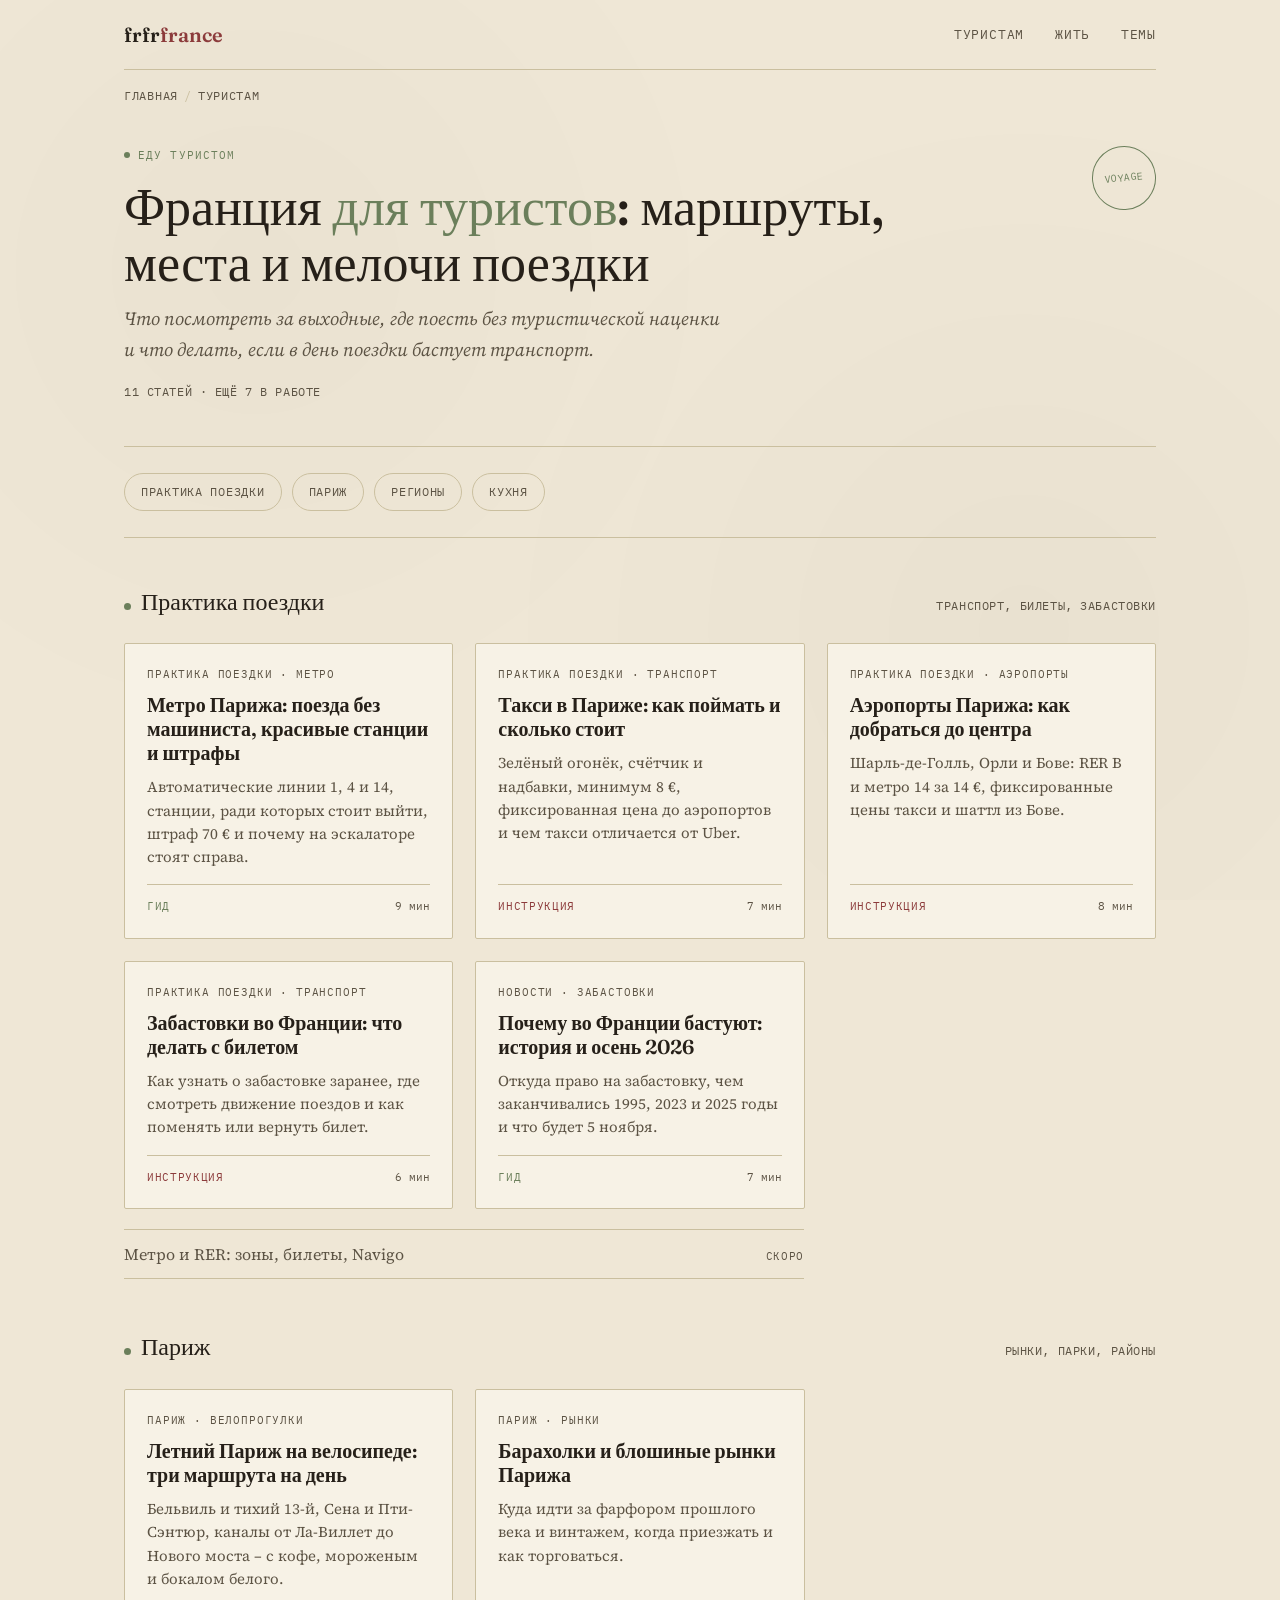
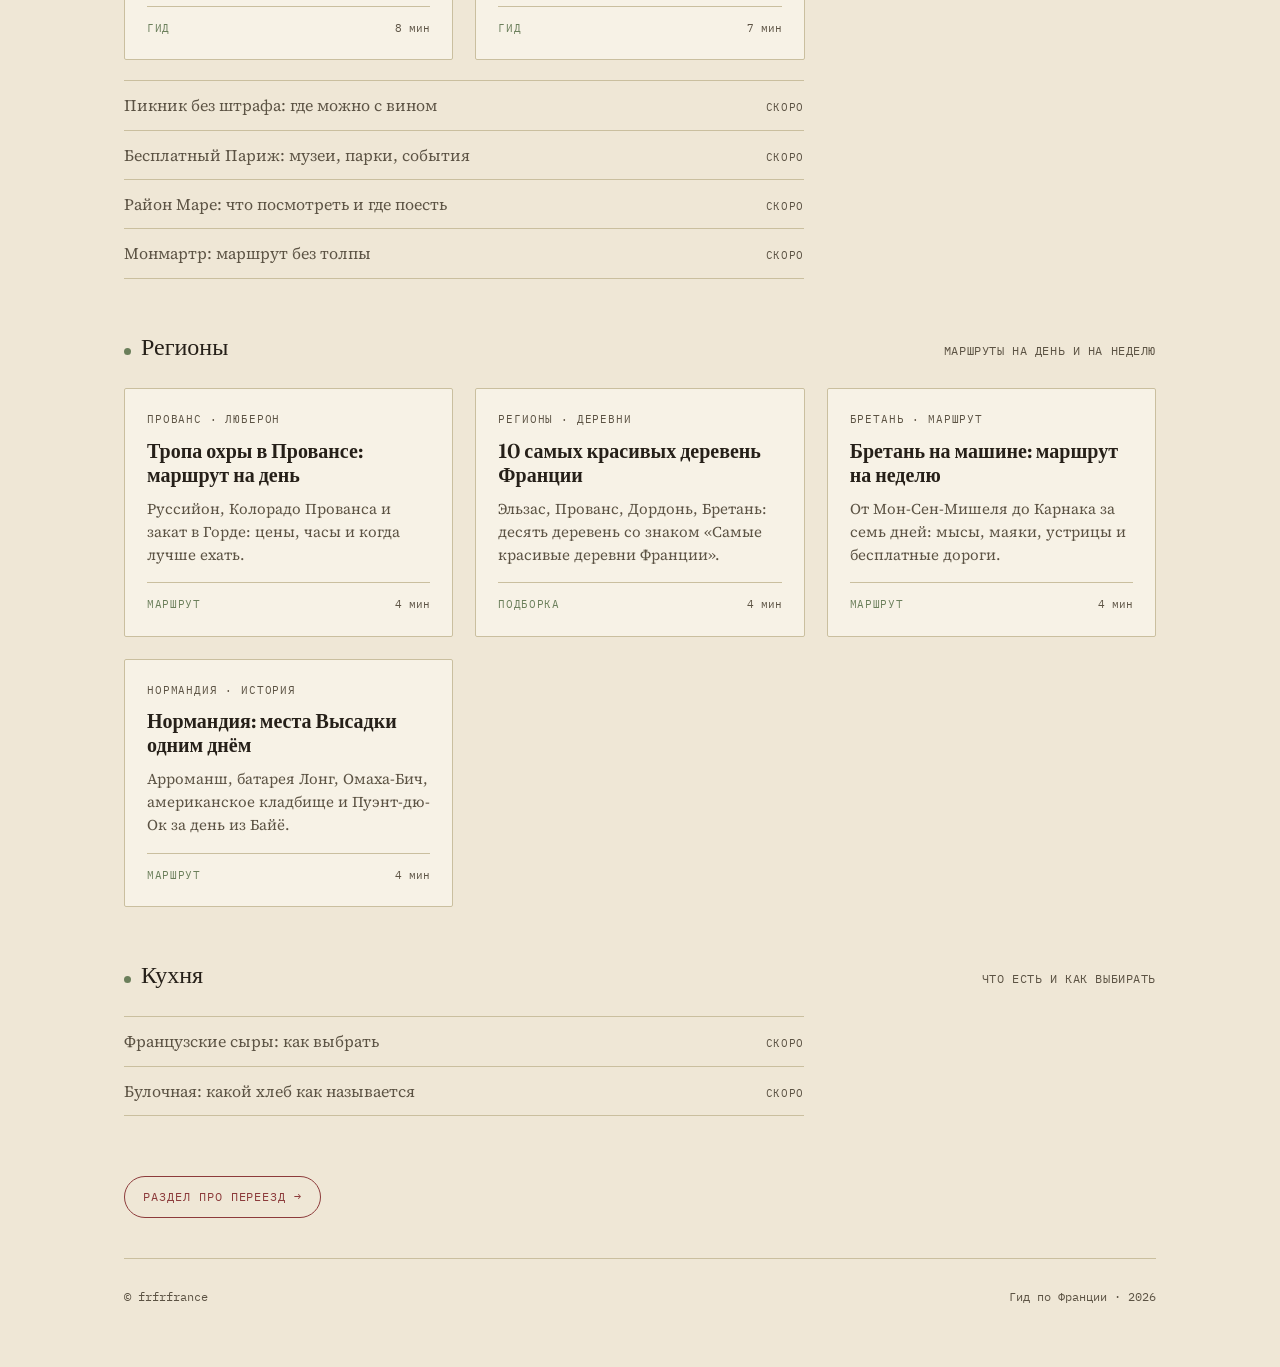
<file: turistam.html>
<!DOCTYPE html>
<html lang="ru">
<head>
<meta charset="UTF-8">
<meta name="viewport" content="width=device-width, initial-scale=1.0">
<title>Франция для туристов: маршруты, места и практика поездки – frfrfrance</title>
<meta name="description" content="Все статьи для туристов: Париж, регионы, кухня и практика поездки. Что посмотреть за выходные, где поесть и что делать, если бастует транспорт.">
<link rel="canonical" href="https://frfrfrance.fr/turistam.html">
<meta property="og:type" content="website">
<meta property="og:site_name" content="frfrfrance">
<meta property="og:title" content="Франция для туристов – frfrfrance">
<meta property="og:description" content="Париж, регионы, кухня и практика поездки: все статьи для тех, кто едет во Францию туристом.">
<meta property="og:url" content="https://frfrfrance.fr/turistam.html">
<meta property="og:locale" content="ru_RU">
<meta name="twitter:card" content="summary">
<link rel="icon" href="data:image/svg+xml,%3Csvg xmlns='http://www.w3.org/2000/svg' viewBox='0 0 64 64'%3E%3Ccircle cx='32' cy='32' r='28' fill='none' stroke='%238c3b3b' stroke-width='4'/%3E%3Ctext x='32' y='40' font-size='22' text-anchor='middle' fill='%238c3b3b' font-family='monospace'%3EFR%3C/text%3E%3C/svg%3E">
<link rel="preconnect" href="https://fonts.googleapis.com">
<link rel="preconnect" href="https://fonts.gstatic.com" crossorigin>
<link href="https://fonts.googleapis.com/css2?family=Fraunces:opsz,wght@9..144,400;9..144,500;9..144,600&family=Source+Serif+4:opsz,wght@8..60,400;8..60,600&family=IBM+Plex+Mono:wght@400;500&display=swap" rel="stylesheet">
<link rel="stylesheet" href="style.css">
<script type="application/ld+json">
{
  "@context": "https://schema.org",
  "@type": "BreadcrumbList",
  "itemListElement": [
    {"@type": "ListItem", "position": 1, "name": "Главная", "item": "https://frfrfrance.fr/"},
    {"@type": "ListItem", "position": 2, "name": "Туристам", "item": "https://frfrfrance.fr/turistam.html"}
  ]
}
</script>
</head>
<body>
<div class="wrap">

  <header class="site">
    <nav class="site-nav" aria-label="Разделы">
      <a class="brand" href="index.html">frfr<span>france</span></a>
      <span class="links">
        <a href="turistam.html" aria-current="page">Туристам</a>
        <a href="index.html#live">Жить</a>
        <a href="index.html#topics">Темы</a>
      </span>
    </nav>
  </header>

  <nav class="crumbs" aria-label="Навигация">
    <a href="index.html">Главная</a><span>/</span>Туристам
  </nav>

  <section class="cat-hero">
    <div class="mark">Voyage</div>
    <div class="eyebrow"><span class="dot"></span>Еду туристом</div>
    <h1>Франция <em>для туристов</em>: маршруты, места и мелочи поездки</h1>
    <p class="dek">Что посмотреть за выходные, где поесть без туристической наценки и что делать, если в день поездки бастует транспорт.</p>
    <p class="note count">11 статей · ещё 7 в работе</p>
  </section>

  <nav class="cat-jump" aria-label="Подразделы">
    <a href="#practice">Практика поездки</a>
    <a href="#paris">Париж</a>
    <a href="#regions">Регионы</a>
    <a href="#food">Кухня</a>
  </nav>

  <main class="cat">

    <section class="cat-block" id="practice">
      <div class="section-head">
        <h2><i></i>Практика поездки</h2>
        <span class="note">Транспорт, билеты, забастовки</span>
      </div>
      <div class="grid">
        <a class="card" href="metro-paris.html">
          <div class="tag">Практика поездки · Метро</div>
          <h3>Метро Парижа: поезда без машиниста, красивые станции и штрафы</h3>
          <p>Автоматические линии 1, 4 и 14, станции, ради которых стоит выйти, штраф 70 € и почему на эскалаторе стоят справа.</p>
          <div class="foot"><span class="badge">Гид</span><span>9 мин</span></div>
        </a>
        <a class="card" href="taxi-paris.html">
          <div class="tag">Практика поездки · Транспорт</div>
          <h3>Такси в Париже: как поймать и сколько стоит</h3>
          <p>Зелёный огонёк, счётчик и надбавки, минимум 8 €, фиксированная цена до аэропортов и чем такси отличается от Uber.</p>
          <div class="foot"><span class="badge howto">Инструкция</span><span>7 мин</span></div>
        </a>
        <a class="card" href="aeroports-paris.html">
          <div class="tag">Практика поездки · Аэропорты</div>
          <h3>Аэропорты Парижа: как добраться до центра</h3>
          <p>Шарль-де-Голль, Орли и Бове: RER B и метро 14 за 14 €, фиксированные цены такси и шаттл из Бове.</p>
          <div class="foot"><span class="badge howto">Инструкция</span><span>8 мин</span></div>
        </a>
        <a class="card" href="strikes-france.html">
          <div class="tag">Практика поездки · Транспорт</div>
          <h3>Забастовки во Франции: что делать с билетом</h3>
          <p>Как узнать о забастовке заранее, где смотреть движение поездов и как поменять или вернуть билет.</p>
          <div class="foot"><span class="badge howto">Инструкция</span><span>6 мин</span></div>
        </a>
        <a class="card" href="strikes-france-history.html">
          <div class="tag">Новости · Забастовки</div>
          <h3>Почему во Франции бастуют: история и осень 2026</h3>
          <p>Откуда право на забастовку, чем заканчивались 1995, 2023 и 2025 годы и что будет 5 ноября.</p>
          <div class="foot"><span class="badge">Гид</span><span>7 мин</span></div>
        </a>
      </div>
      <ul class="soon" aria-label="Скоро в разделе">
        <li>Метро и RER: зоны, билеты, Navigo<span class="time">скоро</span></li>
      </ul>
    </section>

    <section class="cat-block" id="paris">
      <div class="section-head">
        <h2><i></i>Париж</h2>
        <span class="note">Рынки, парки, районы</span>
      </div>
      <div class="grid">
        <a class="card" href="velo-paris-leto.html">
          <div class="tag">Париж · Велопрогулки</div>
          <h3>Летний Париж на велосипеде: три маршрута на день</h3>
          <p>Бельвиль и тихий 13-й, Сена и Пти-Сэнтюр, каналы от Ла-Виллет до Нового моста – с кофе, мороженым и бокалом белого.</p>
          <div class="foot"><span class="badge">Гид</span><span>8 мин</span></div>
        </a>
        <a class="card" href="paris-marches-puces.html">
          <div class="tag">Париж · Рынки</div>
          <h3>Барахолки и блошиные рынки Парижа</h3>
          <p>Куда идти за фарфором прошлого века и винтажем, когда приезжать и как торговаться.</p>
          <div class="foot"><span class="badge">Гид</span><span>7 мин</span></div>
        </a>
      </div>
      <ul class="soon" aria-label="Скоро в разделе">
        <li>Пикник без штрафа: где можно с вином<span class="time">скоро</span></li>
        <li>Бесплатный Париж: музеи, парки, события<span class="time">скоро</span></li>
        <li>Район Маре: что посмотреть и где поесть<span class="time">скоро</span></li>
        <li>Монмартр: маршрут без толпы<span class="time">скоро</span></li>
      </ul>
    </section>

    <section class="cat-block" id="regions">
      <div class="section-head">
        <h2><i></i>Регионы</h2>
        <span class="note">Маршруты на день и на неделю</span>
      </div>
      <div class="grid">
        <a class="card" href="ocres-provence.html">
          <div class="tag">Прованс · Люберон</div>
          <h3>Тропа охры в Провансе: маршрут на день</h3>
          <p>Руссийон, Колорадо Прованса и закат в Горде: цены, часы и когда лучше ехать.</p>
          <div class="foot"><span class="badge">Маршрут</span><span>4 мин</span></div>
        </a>
        <a class="card" href="villages-france.html">
          <div class="tag">Регионы · Деревни</div>
          <h3>10 самых красивых деревень Франции</h3>
          <p>Эльзас, Прованс, Дордонь, Бретань: десять деревень со знаком «Самые красивые деревни Франции».</p>
          <div class="foot"><span class="badge">Подборка</span><span>4 мин</span></div>
        </a>
        <a class="card" href="bretagne-voiture.html">
          <div class="tag">Бретань · Маршрут</div>
          <h3>Бретань на машине: маршрут на неделю</h3>
          <p>От Мон-Сен-Мишеля до Карнака за семь дней: мысы, маяки, устрицы и бесплатные дороги.</p>
          <div class="foot"><span class="badge">Маршрут</span><span>4 мин</span></div>
        </a>
        <a class="card" href="normandie-debarquement.html">
          <div class="tag">Нормандия · История</div>
          <h3>Нормандия: места Высадки одним днём</h3>
          <p>Арроманш, батарея Лонг, Омаха-Бич, американское кладбище и Пуэнт-дю-Ок за день из Байё.</p>
          <div class="foot"><span class="badge">Маршрут</span><span>4 мин</span></div>
        </a>
      </div>
    </section>

    <section class="cat-block" id="food">
      <div class="section-head">
        <h2><i></i>Кухня</h2>
        <span class="note">Что есть и как выбирать</span>
      </div>
      <ul class="soon" aria-label="Скоро в разделе">
        <li>Французские сыры: как выбрать<span class="time">скоро</span></li>
        <li>Булочная: какой хлеб как называется<span class="time">скоро</span></li>
      </ul>
    </section>

    <a class="back" href="index.html#live">Раздел про переезд →</a>
  </main>

  <footer class="site">
    <span>© frfrfrance</span>
    <span>Гид по Франции · 2026</span>
  </footer>
</div>
</body>
</html>
</file>
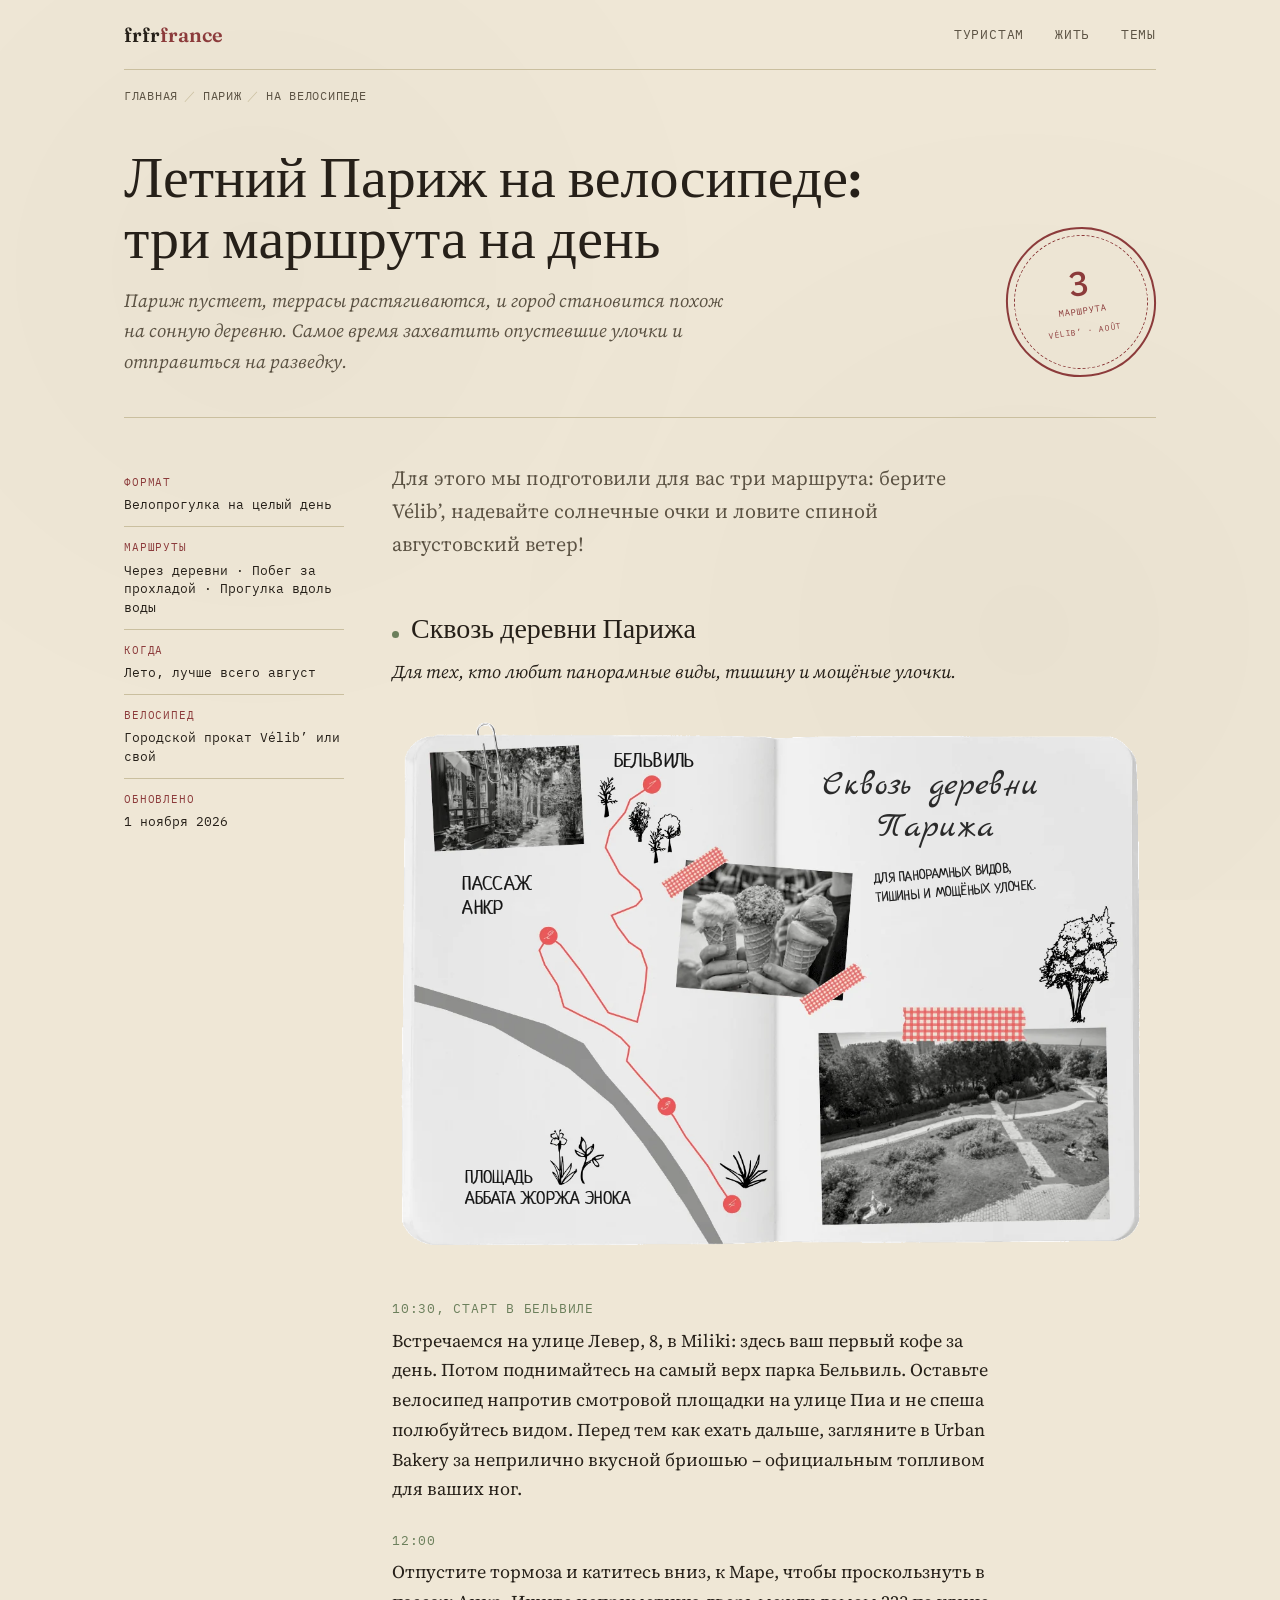
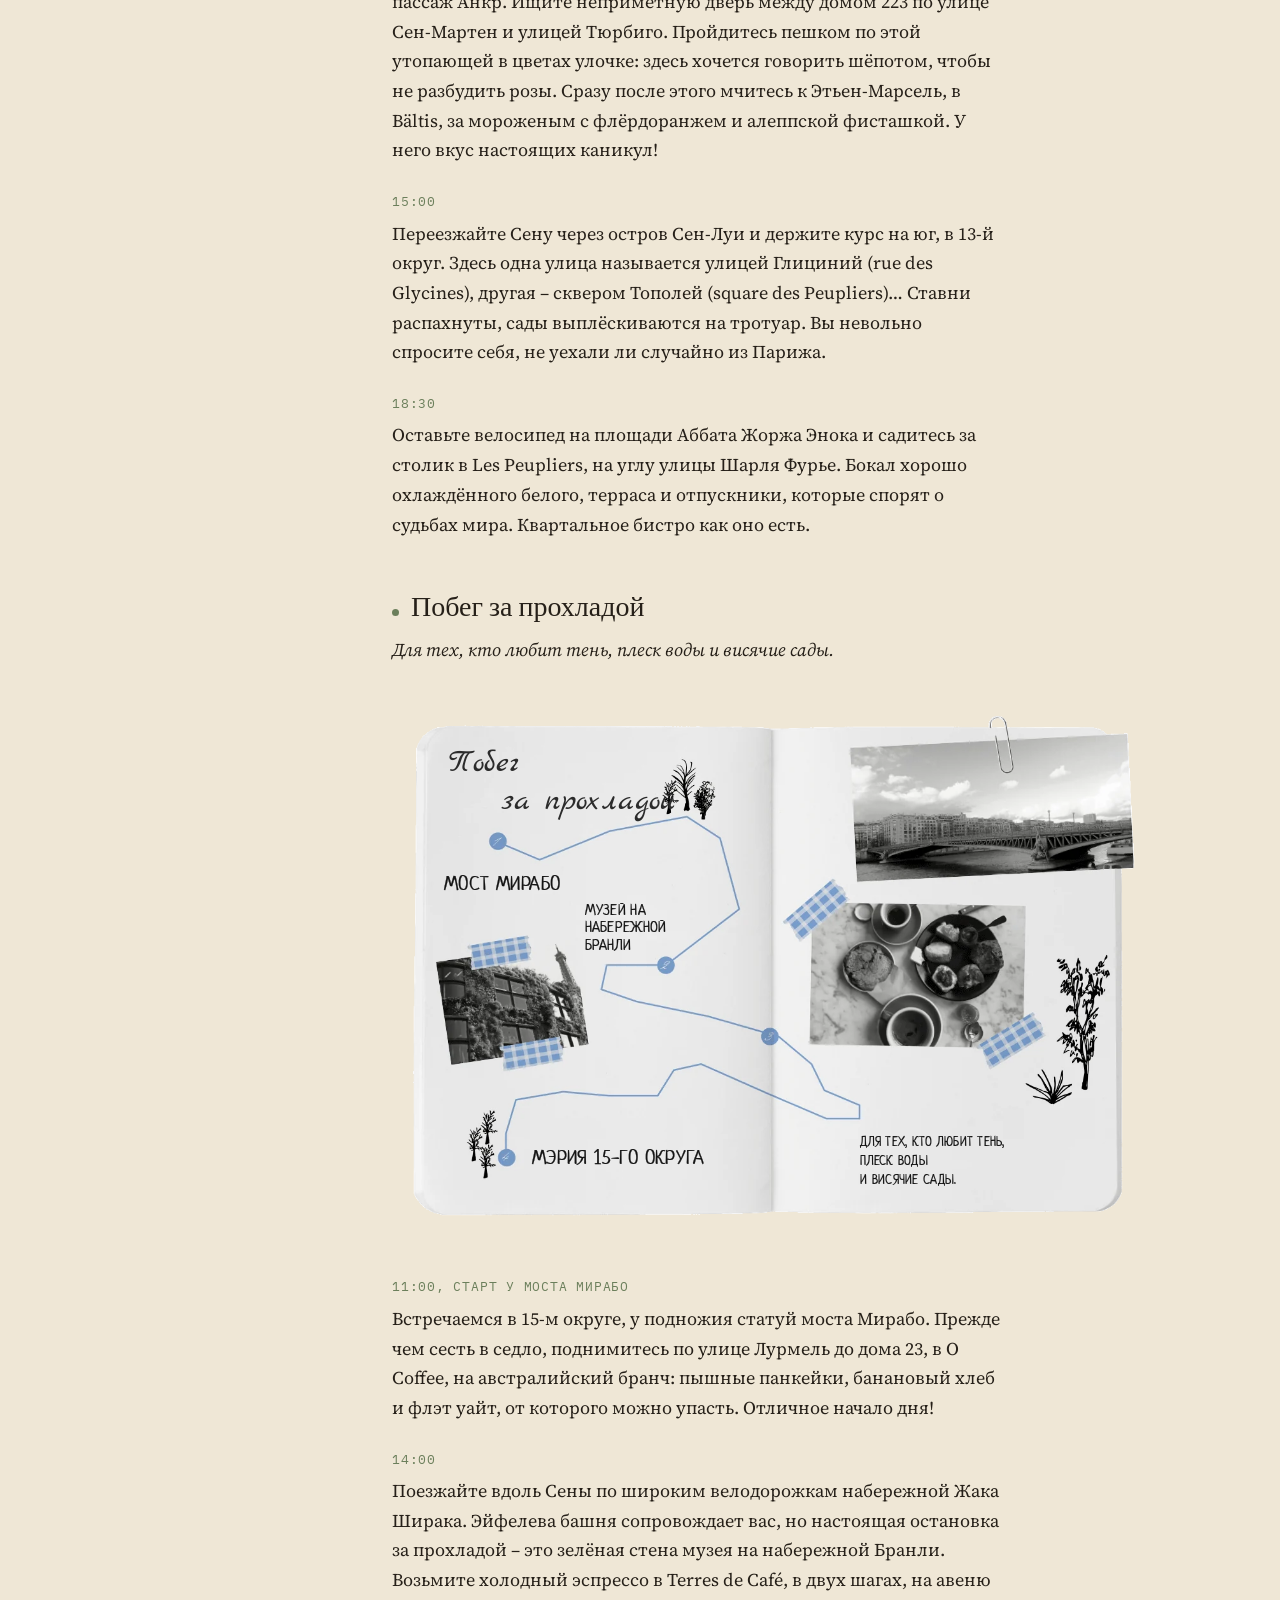
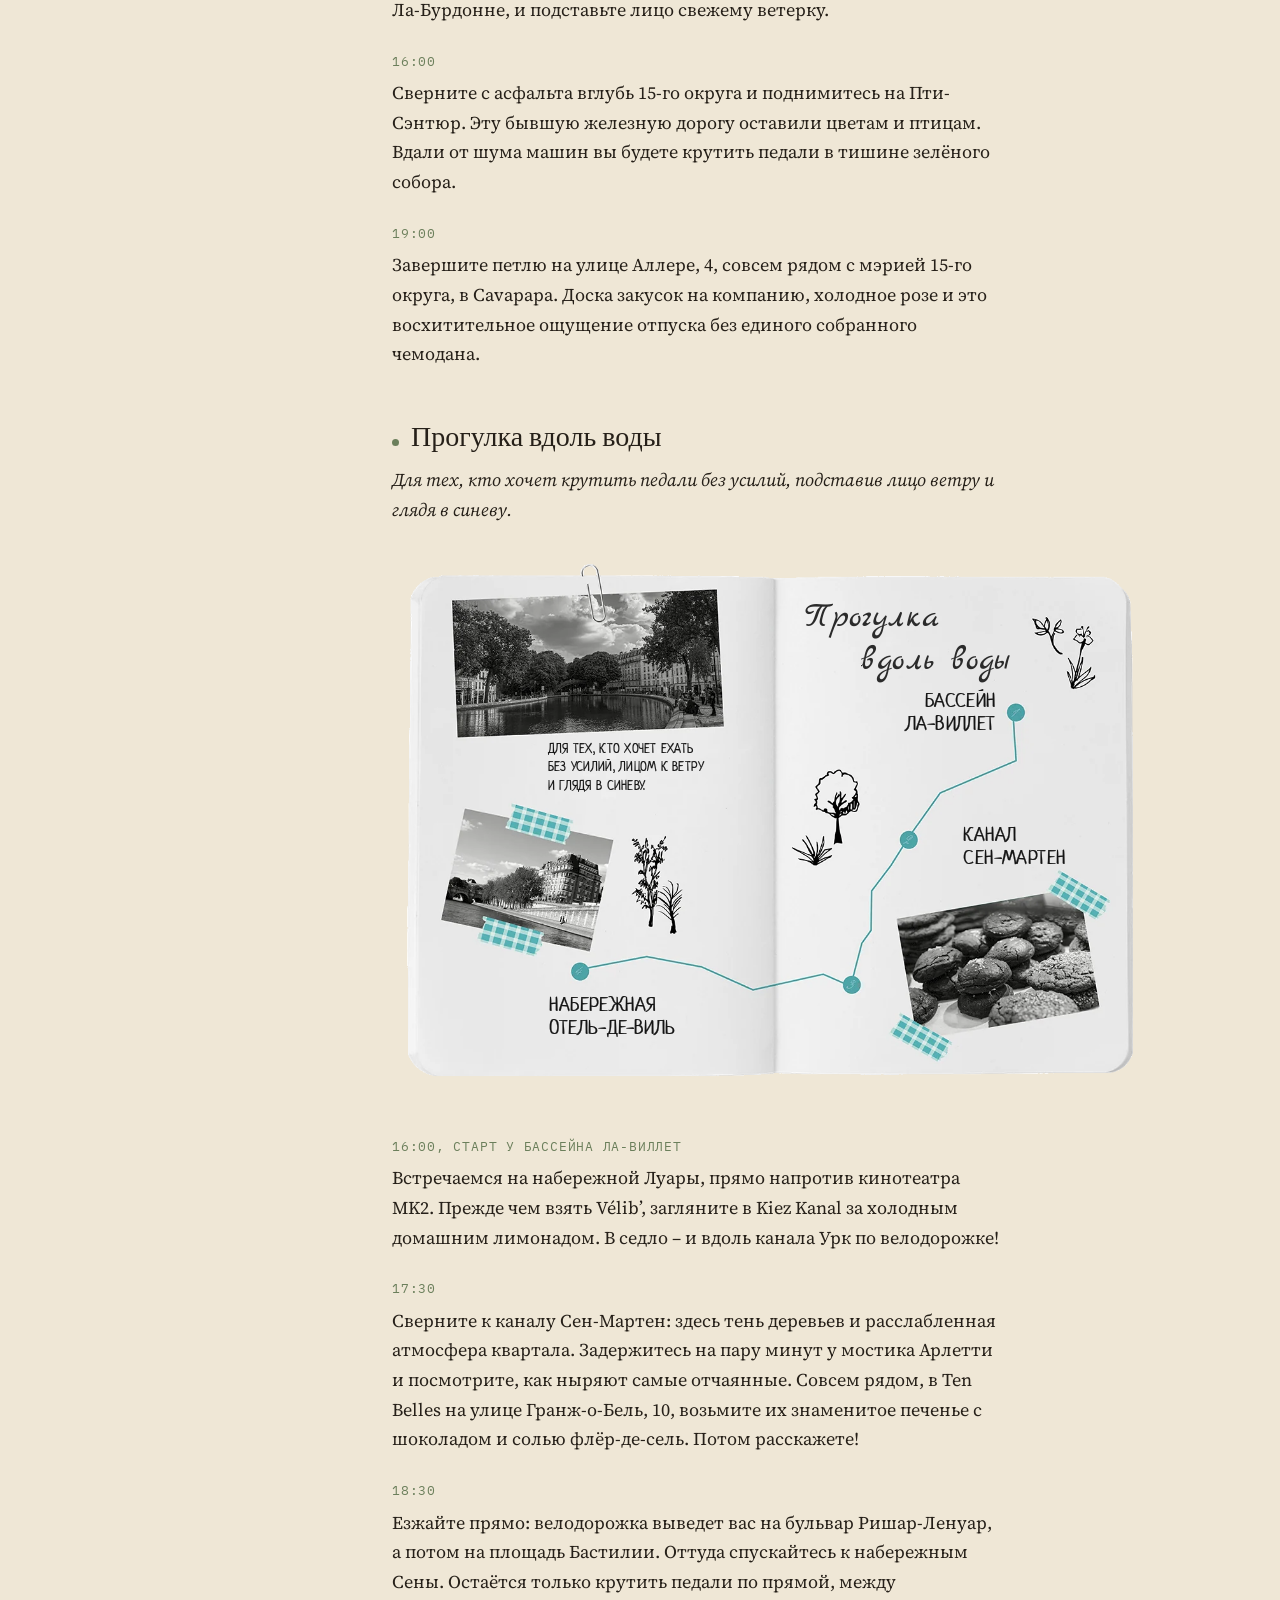
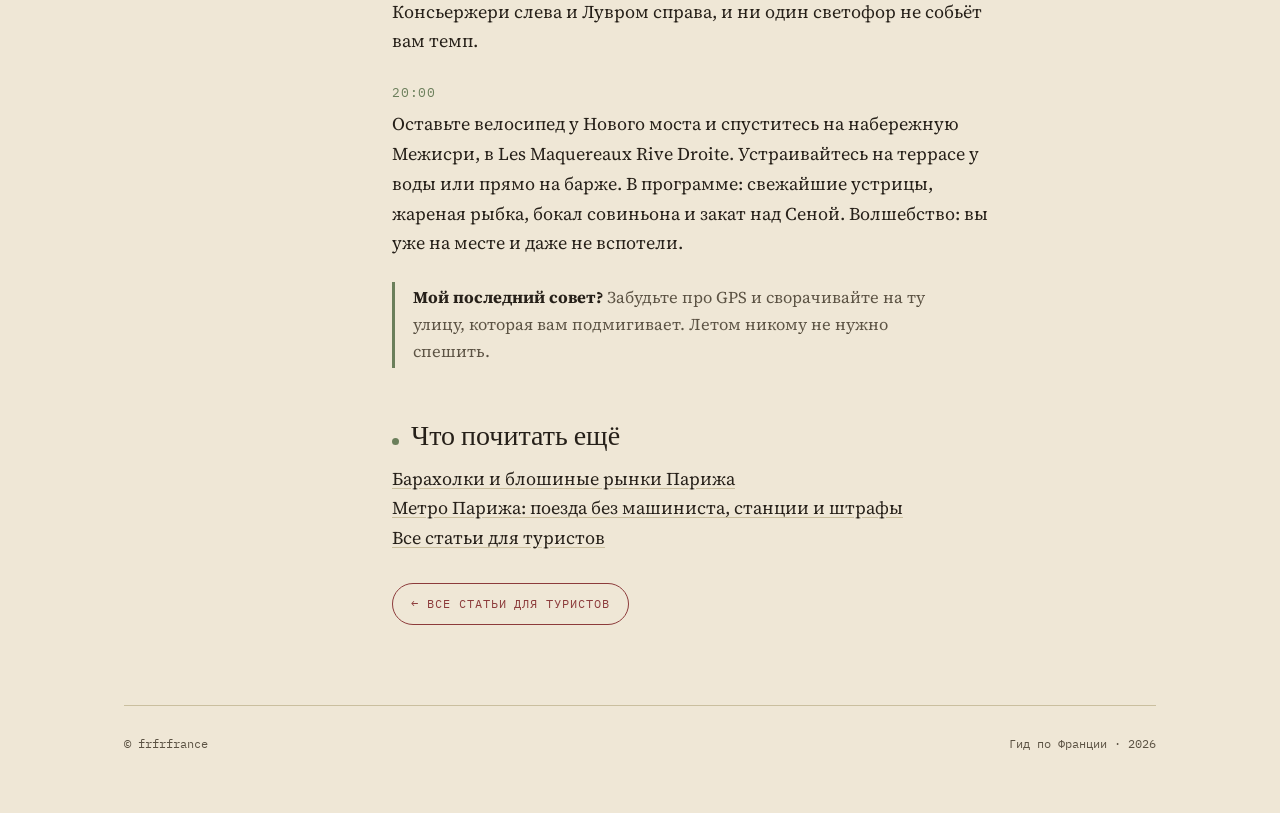
<file: velo-paris-leto.html>
<!DOCTYPE html>
<html lang="ru">
<head>
<meta charset="UTF-8">
<meta name="viewport" content="width=device-width, initial-scale=1.0">
<title>Летний Париж на велосипеде: три маршрута на день – frfrfrance</title>
<meta name="description" content="Три велосипедных маршрута по летнему Парижу: через «деревни» Бельвиля и 13-го округа, за прохладой вдоль Сены и по Пти-Сэнтюр, и прогулка вдоль каналов от Ла-Виллет до Нового моста. С кафе, мороженым и бистро по пути.">
<link rel="canonical" href="https://frfrfrance.fr/velo-paris-leto.html">
<meta property="og:type" content="article">
<meta property="og:site_name" content="frfrfrance">
<meta property="og:title" content="Летний Париж на велосипеде: три маршрута на день">
<meta property="og:description" content="Бельвиль и тихий 13-й, Сена и Пти-Сэнтюр, каналы от Ла-Виллет до Нового моста: три маршрута с остановками на кофе, мороженое и бокал белого.">
<meta property="og:url" content="https://frfrfrance.fr/velo-paris-leto.html">
<meta property="og:image" content="https://frfrfrance.fr/img/velo-villages-clean.webp">
<meta property="og:locale" content="ru_RU">
<meta name="twitter:card" content="summary_large_image">
<link rel="icon" href="data:image/svg+xml,%3Csvg xmlns='http://www.w3.org/2000/svg' viewBox='0 0 64 64'%3E%3Ccircle cx='32' cy='32' r='28' fill='none' stroke='%238c3b3b' stroke-width='4'/%3E%3Ctext x='32' y='40' font-size='22' text-anchor='middle' fill='%238c3b3b' font-family='monospace'%3EFR%3C/text%3E%3C/svg%3E">
<link rel="preconnect" href="https://fonts.googleapis.com">
<link rel="preconnect" href="https://fonts.gstatic.com" crossorigin>
<link href="https://fonts.googleapis.com/css2?family=Fraunces:opsz,wght@9..144,400;9..144,500;9..144,600&family=Source+Serif+4:opsz,wght@8..60,400;8..60,600&family=IBM+Plex+Mono:wght@400;500&family=Neucha&family=Marck+Script&display=swap" rel="stylesheet">
<link rel="stylesheet" href="style.css">
<script type="application/ld+json">
{
  "@context": "https://schema.org",
  "@type": "Article",
  "headline": "Летний Париж на велосипеде: три маршрута на день",
  "inLanguage": "ru",
  "datePublished": "2026-11-01",
  "dateModified": "2026-11-01",
  "image": "https://frfrfrance.fr/img/velo-villages-clean.webp",
  "mainEntityOfPage": "https://frfrfrance.fr/velo-paris-leto.html",
  "publisher": {"@type": "Organization", "name": "frfrfrance"}
}
</script>
</head>
<body>
<div class="wrap">

  <header class="site">
    <nav class="site-nav" aria-label="Разделы">
      <a class="brand" href="index.html">frfr<span>france</span></a>
      <span class="links">
        <a href="turistam.html">Туристам</a>
        <a href="index.html#live">Жить</a>
        <a href="index.html#topics">Темы</a>
      </span>
    </nav>
  </header>

  <nav class="crumbs" aria-label="Путь">
    <a href="index.html">Главная</a><span>／</span><a href="turistam.html#paris">Париж</a><span>／</span>На велосипеде
  </nav>

  <section class="hero">
    <div>
      <h1>Летний Париж на велосипеде: три маршрута на день</h1>
      <p class="dek">Париж пустеет, террасы растягиваются, и город становится похож на сонную деревню. Самое время захватить опустевшие улочки и отправиться на разведку.</p>
    </div>
    <div class="stamp" aria-hidden="true">
      <b>3</b><small>маршрута</small><em>Vélib’ · août</em>
    </div>
  </section>

  <main class="article">
    <aside class="carnet">
      <div class="field"><div class="k">Формат</div><div class="v">Велопрогулка на целый день</div></div>
      <div class="field"><div class="k">Маршруты</div><div class="v">Через деревни · Побег за прохладой · Прогулка вдоль воды</div></div>
      <div class="field"><div class="k">Когда</div><div class="v">Лето, лучше всего август</div></div>
      <div class="field"><div class="k">Велосипед</div><div class="v">Городской прокат Vélib’ или свой</div></div>
      <div class="field"><div class="k">Обновлено</div><div class="v">1 ноября 2026</div></div>
    </aside>

    <article>
      <p class="lede">Для этого мы подготовили для вас три маршрута: берите Vélib’, надевайте солнечные очки и ловите спиной августовский ветер!</p>

      <!-- Маршрут 1 -->
      <h2 id="villages"><i></i>Сквозь деревни Парижа</h2>
      <p><em>Для тех, кто любит панорамные виды, тишину и мощёные улочки.</em></p>

      <figure class="spread">
        <img src="img/velo-villages-clean.webp" width="1200" height="866" loading="lazy" alt="Разворот блокнота: красный маршрут от Бельвиля через пассаж Анкр к площади Аббата Жоржа Энока, фото мороженого и парка Бельвиль">
        <div class="tt" style="left:56.3%;top:9.4%">Сквозь деревни<span>Парижа</span></div>
        <div class="lb" style="left:29%;top:6.6%">Бельвиль</div>
        <div class="lb" style="left:9.2%;top:28.9%">Пассаж<br>Анкр</div>
        <div class="lb" style="left:9.6%;top:82.3%;font-size:2.35cqw">Площадь<br>аббата Жоржа Энока</div>
        <div class="lb sm" style="left:63%;top:28.4%;transform:rotate(-4.5deg);transform-origin:left top">Для панорамных видов,<br>тишины и мощёных улочек.</div>
      </figure>

      <p class="guide-time">10:30, старт в Бельвиле</p>
      <p>Встречаемся на улице Левер, 8, в Miliki: здесь ваш первый кофе за день. Потом поднимайтесь на самый верх парка Бельвиль. Оставьте велосипед напротив смотровой площадки на улице Пиа и не спеша полюбуйтесь видом. Перед тем как ехать дальше, загляните в Urban Bakery за неприлично вкусной бриошью – официальным топливом для ваших ног.</p>

      <p class="guide-time">12:00</p>
      <p>Отпустите тормоза и катитесь вниз, к Маре, чтобы проскользнуть в пассаж Анкр. Ищите неприметную дверь между домом 223 по улице Сен-Мартен и улицей Тюрбиго. Пройдитесь пешком по этой утопающей в цветах улочке: здесь хочется говорить шёпотом, чтобы не разбудить розы. Сразу после этого мчитесь к Этьен-Марсель, в Bältis, за мороженым с флёрдоранжем и алеппской фисташкой. У него вкус настоящих каникул!</p>

      <p class="guide-time">15:00</p>
      <p>Переезжайте Сену через остров Сен-Луи и держите курс на юг, в 13-й округ. Здесь одна улица называется улицей Глициний (rue des Glycines), другая – сквером Тополей (square des Peupliers)… Ставни распахнуты, сады выплёскиваются на тротуар. Вы невольно спросите себя, не уехали ли случайно из Парижа.</p>

      <p class="guide-time">18:30</p>
      <p>Оставьте велосипед на площади Аббата Жоржа Энока и садитесь за столик в Les Peupliers, на углу улицы Шарля Фурье. Бокал хорошо охлаждённого белого, терраса и отпускники, которые спорят о судьбах мира. Квартальное бистро как оно есть.</p>

      <!-- Маршрут 2 -->
      <h2 id="fraicheur"><i></i>Побег за прохладой</h2>
      <p><em>Для тех, кто любит тень, плеск воды и висячие сады.</em></p>

      <figure class="spread">
        <img src="img/velo-fraicheur-clean.webp" width="1200" height="866" loading="lazy" alt="Разворот блокнота: синий маршрут от моста Мирабо мимо музея на набережной Бранли к мэрии 15-го округа, фото моста, зелёной стены музея и бранча">
        <div class="tt" style="left:7.5%;top:9.6%;font-size:4.2cqw">Побег<span>за прохладой</span></div>
        <div class="lb" style="left:6.8%;top:32.9%">Мост Мирабо</div>
        <div class="lb xs" style="left:25.2%;top:38%">Музей на<br>набережной<br>Бранли</div>
        <div class="lb" style="left:18.3%;top:82.6%">Мэрия 15-го округа</div>
        <div class="lb sm" style="left:61.3%;top:80.2%">Для тех, кто любит тень,<br>плеск воды<br>и висячие сады.</div>
      </figure>

      <p class="guide-time">11:00, старт у моста Мирабо</p>
      <p>Встречаемся в 15-м округе, у подножия статуй моста Мирабо. Прежде чем сесть в седло, поднимитесь по улице Лурмель до дома 23, в O Coffee, на австралийский бранч: пышные панкейки, банановый хлеб и флэт уайт, от которого можно упасть. Отличное начало дня!</p>

      <p class="guide-time">14:00</p>
      <p>Поезжайте вдоль Сены по широким велодорожкам набережной Жака Ширака. Эйфелева башня сопровождает вас, но настоящая остановка за прохладой – это зелёная стена музея на набережной Бранли. Возьмите холодный эспрессо в Terres de Café, в двух шагах, на авеню Ла-Бурдонне, и подставьте лицо свежему ветерку.</p>

      <p class="guide-time">16:00</p>
      <p>Сверните с асфальта вглубь 15-го округа и поднимитесь на Пти-Сэнтюр. Эту бывшую железную дорогу оставили цветам и птицам. Вдали от шума машин вы будете крутить педали в тишине зелёного собора.</p>

      <p class="guide-time">19:00</p>
      <p>Завершите петлю на улице Аллере, 4, совсем рядом с мэрией 15-го округа, в Cavapapa. Доска закусок на компанию, холодное розе и это восхитительное ощущение отпуска без единого собранного чемодана.</p>

      <!-- Маршрут 3 -->
      <h2 id="eau"><i></i>Прогулка вдоль воды</h2>
      <p><em>Для тех, кто хочет крутить педали без усилий, подставив лицо ветру и глядя в синеву.</em></p>

      <figure class="spread">
        <img src="img/velo-eau-clean.webp" width="1200" height="866" loading="lazy" alt="Разворот блокнота: бирюзовый маршрут от бассейна Ла-Виллет по каналу Сен-Мартен к набережной Отель-де-Виль, фото канала, набережной и печенья">
        <div class="tt" style="left:54%;top:8.6%">Прогулка<span>вдоль воды</span></div>
        <div class="lb sm" style="left:20.4%;top:34.4%">Для тех, кто хочет ехать<br>без усилий, лицом к ветру<br>и глядя в синеву.</div>
        <div class="lb r" style="right:21%;top:25.2%">Бассейн<br>Ла-Виллет</div>
        <div class="lb" style="left:74.8%;top:49.5%">Канал<br>Сен-Мартен</div>
        <div class="lb" style="left:20.6%;top:80.3%">Набережная<br>Отель-де-Виль</div>
      </figure>

      <p class="guide-time">16:00, старт у бассейна Ла-Виллет</p>
      <p>Встречаемся на набережной Луары, прямо напротив кинотеатра MK2. Прежде чем взять Vélib’, загляните в Kiez Kanal за холодным домашним лимонадом. В седло – и вдоль канала Урк по велодорожке!</p>

      <p class="guide-time">17:30</p>
      <p>Сверните к каналу Сен-Мартен: здесь тень деревьев и расслабленная атмосфера квартала. Задержитесь на пару минут у мостика Арлетти и посмотрите, как ныряют самые отчаянные. Совсем рядом, в Ten Belles на улице Гранж-о-Бель, 10, возьмите их знаменитое печенье с шоколадом и солью флёр-де-сель. Потом расскажете!</p>

      <p class="guide-time">18:30</p>
      <p>Езжайте прямо: велодорожка выведет вас на бульвар Ришар-Ленуар, а потом на площадь Бастилии. Оттуда спускайтесь к набережным Сены. Остаётся только крутить педали по прямой, между Консьержери слева и Лувром справа, и ни один светофор не собьёт вам темп.</p>

      <p class="guide-time">20:00</p>
      <p>Оставьте велосипед у Нового моста и спуститесь на набережную Межисри, в Les Maquereaux Rive Droite. Устраивайтесь на террасе у воды или прямо на барже. В программе: свежайшие устрицы, жареная рыбка, бокал совиньона и закат над Сеной. Волшебство: вы уже на месте и даже не вспотели.</p>

      <div class="tip">
        <strong>Мой последний совет?</strong> Забудьте про GPS и сворачивайте на ту улицу, которая вам подмигивает. Летом никому не нужно спешить.
      </div>

      <h2><i></i>Что почитать ещё</h2>
      <p>
        <a href="paris-marches-puces.html">Барахолки и блошиные рынки Парижа</a><br>
        <a href="metro-paris.html">Метро Парижа: поезда без машиниста, станции и штрафы</a><br>
        <a href="turistam.html">Все статьи для туристов</a>
      </p>

      <a class="back" href="turistam.html">← Все статьи для туристов</a>
    </article>
  </main>

  <footer class="site">
    <span>© frfrfrance</span>
    <span>Гид по Франции · 2026</span>
  </footer>
</div>
</body>
</html>
</file>
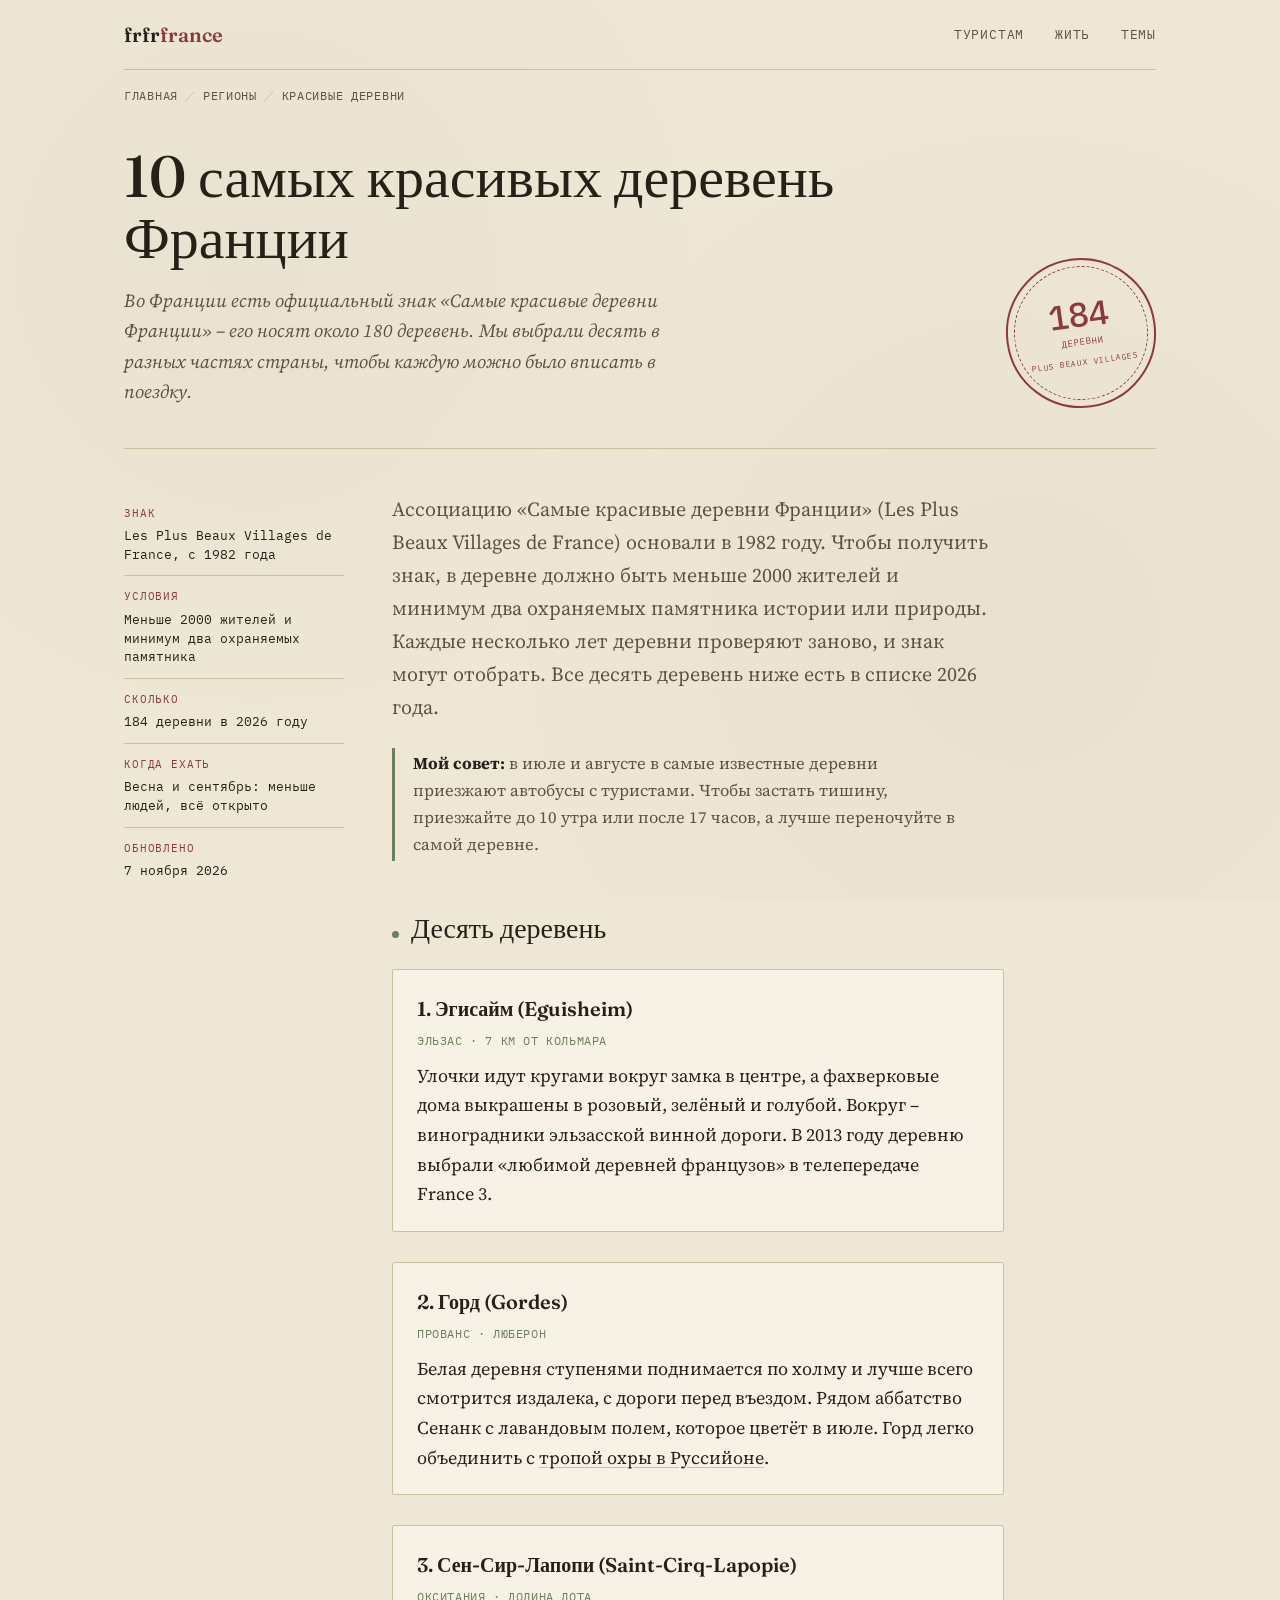
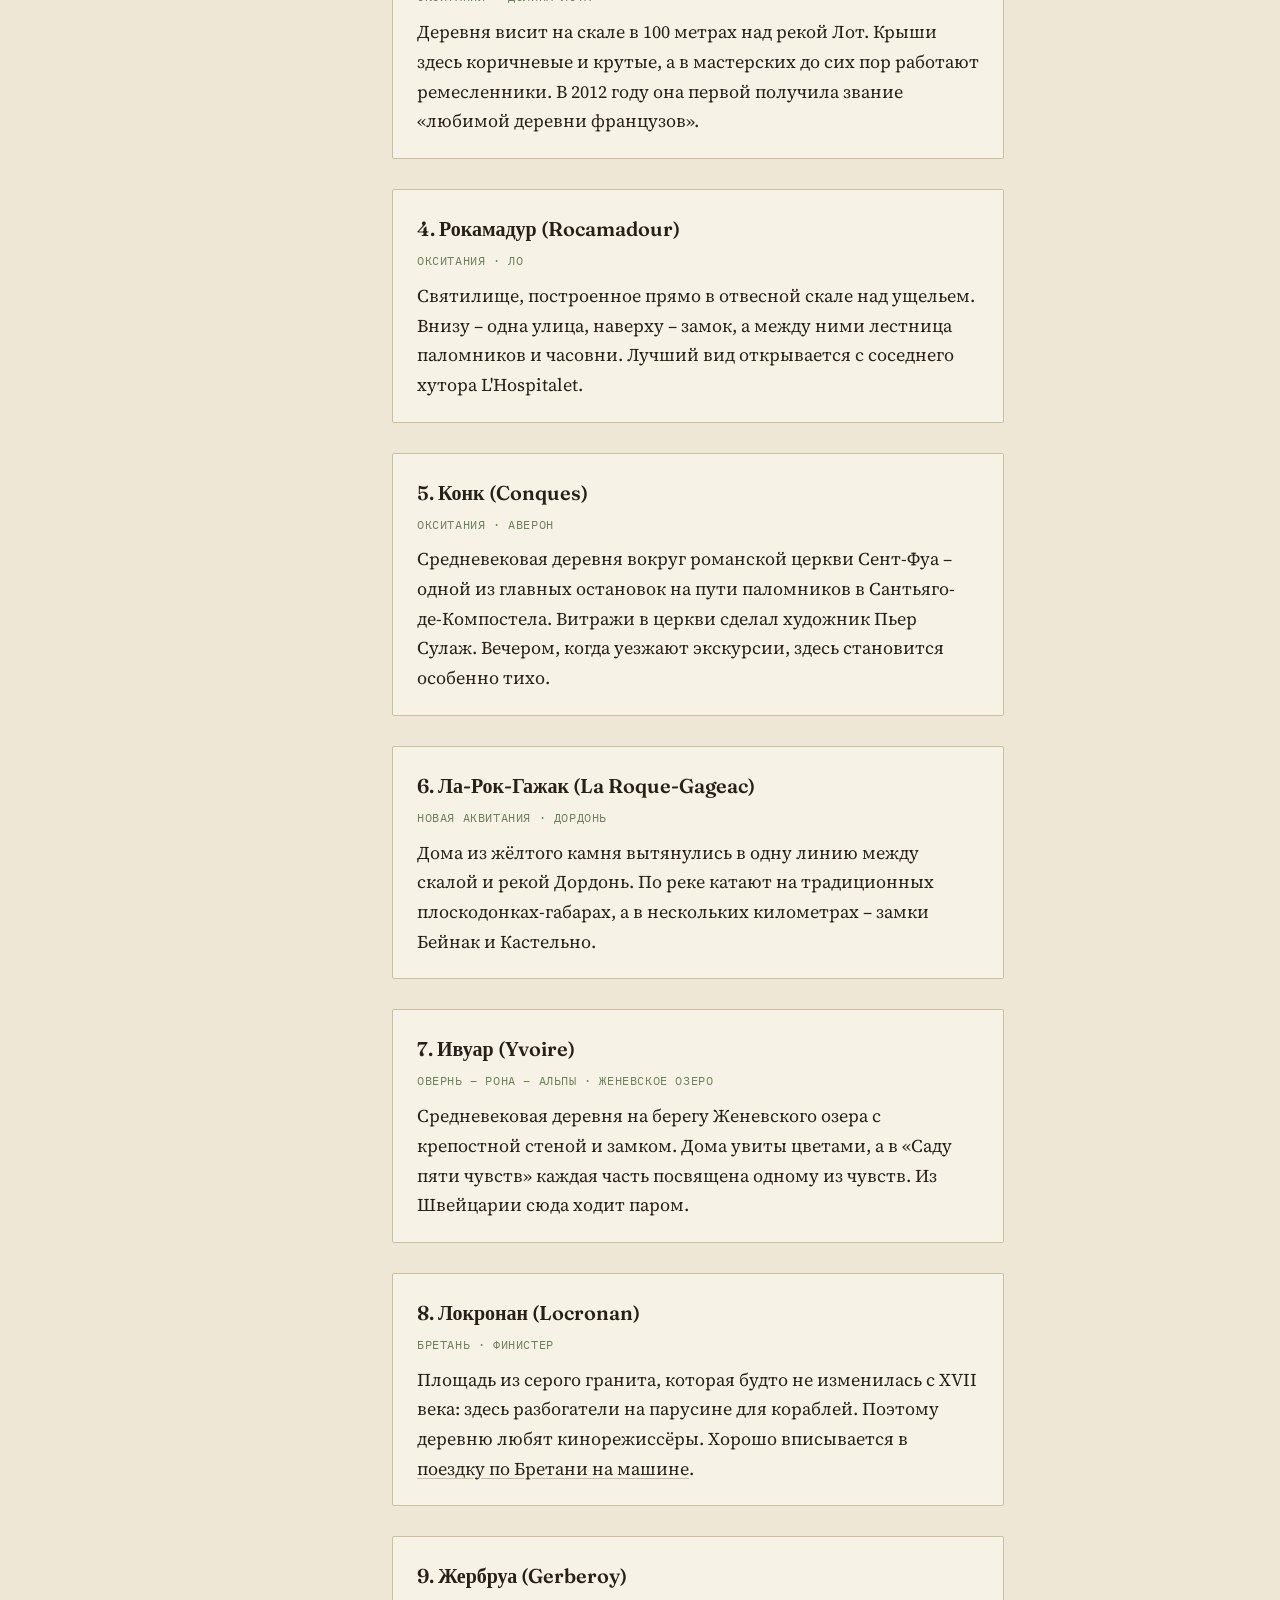
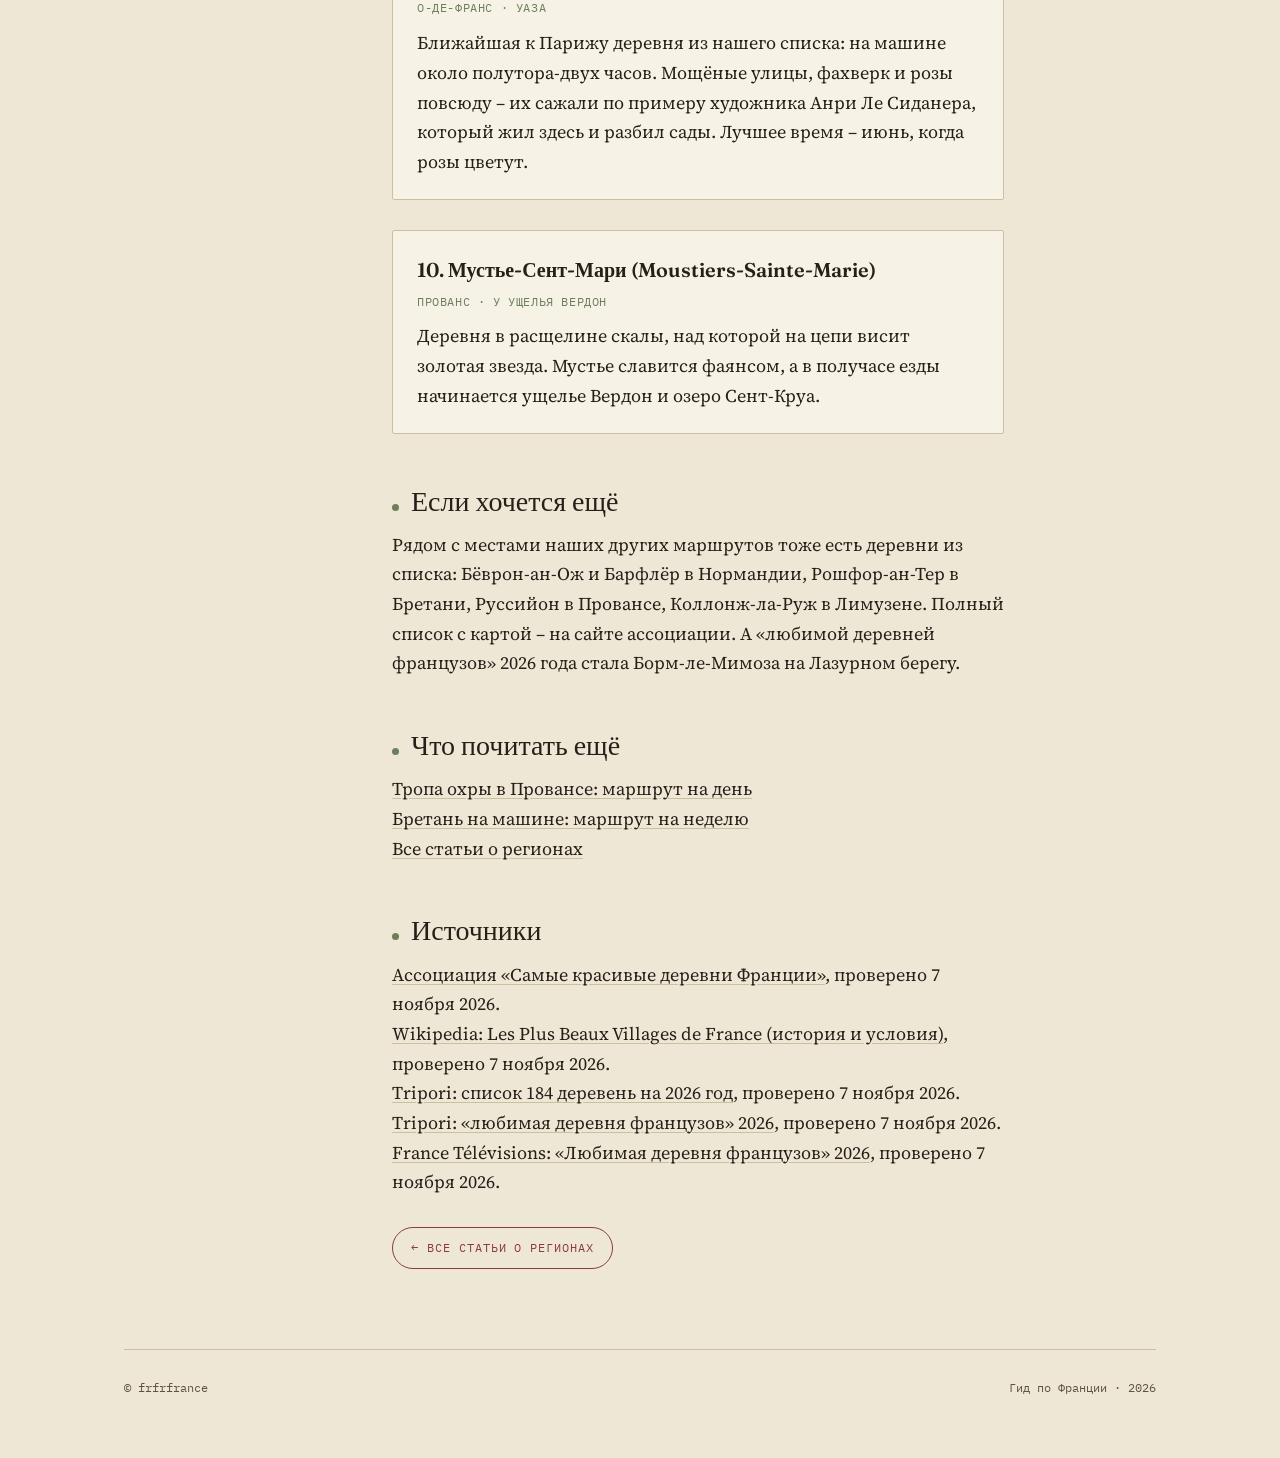
<file: villages-france.html>
<!DOCTYPE html>
<html lang="ru">
<head>
<meta charset="UTF-8">
<meta name="viewport" content="width=device-width, initial-scale=1.0">
<title>10 самых красивых деревень Франции – frfrfrance</title>
<meta name="description" content="Десять деревень из списка «Самые красивые деревни Франции»: Эгисайм, Горд, Сен-Сир-Лапопи, Рокамадур, Конк, Ла-Рок-Гажак, Ивуар, Локронан, Жербруа и Мустье-Сент-Мари. Чем каждая хороша и как добраться.">
<link rel="canonical" href="https://frfrfrance.fr/villages-france.html">
<meta property="og:type" content="article">
<meta property="og:site_name" content="frfrfrance">
<meta property="og:title" content="10 самых красивых деревень Франции">
<meta property="og:description" content="От Эльзаса до Прованса: десять деревень с официальным знаком «Самые красивые деревни Франции».">
<meta property="og:url" content="https://frfrfrance.fr/villages-france.html">
<meta property="og:locale" content="ru_RU">
<meta name="twitter:card" content="summary">
<link rel="icon" href="data:image/svg+xml,%3Csvg xmlns='http://www.w3.org/2000/svg' viewBox='0 0 64 64'%3E%3Ccircle cx='32' cy='32' r='28' fill='none' stroke='%238c3b3b' stroke-width='4'/%3E%3Ctext x='32' y='40' font-size='22' text-anchor='middle' fill='%238c3b3b' font-family='monospace'%3EFR%3C/text%3E%3C/svg%3E">
<link rel="preconnect" href="https://fonts.googleapis.com">
<link rel="preconnect" href="https://fonts.gstatic.com" crossorigin>
<link href="https://fonts.googleapis.com/css2?family=Fraunces:opsz,wght@9..144,400;9..144,500;9..144,600&family=Source+Serif+4:opsz,wght@8..60,400;8..60,600&family=IBM+Plex+Mono:wght@400;500&display=swap" rel="stylesheet">
<link rel="stylesheet" href="style.css">
<script type="application/ld+json">
{
  "@context": "https://schema.org",
  "@type": "Article",
  "headline": "10 самых красивых деревень Франции",
  "inLanguage": "ru",
  "datePublished": "2026-11-07",
  "dateModified": "2026-11-07",
  "mainEntityOfPage": "https://frfrfrance.fr/villages-france.html",
  "publisher": {
    "@type": "Organization",
    "name": "frfrfrance"
  }
}
</script>
</head>
<body>
<div class="wrap">

  <header class="site">
    <nav class="site-nav" aria-label="Разделы">
      <a class="brand" href="index.html">frfr<span>france</span></a>
      <span class="links">
        <a href="turistam.html">Туристам</a>
        <a href="index.html#live">Жить</a>
        <a href="index.html#topics">Темы</a>
      </span>
    </nav>
  </header>

  <nav class="crumbs" aria-label="Путь">
    <a href="index.html">Главная</a><span>／</span><a href="turistam.html#regions">Регионы</a><span>／</span>Красивые деревни
  </nav>

  <section class="hero">
    <div>
      <h1>10 самых красивых деревень Франции</h1>
      <p class="dek">Во Франции есть официальный знак «Самые красивые деревни Франции» – его носят около 180 деревень. Мы выбрали десять в разных частях страны, чтобы каждую можно было вписать в поездку.</p>
    </div>
    <div class="stamp" aria-hidden="true">
      <b>184</b><small>деревни</small><em>Plus Beaux Villages</em>
    </div>
  </section>

  <main class="article">
    <aside class="carnet">
      <div class="field"><div class="k">Знак</div><div class="v">Les Plus Beaux Villages de France, с 1982 года</div></div>
      <div class="field"><div class="k">Условия</div><div class="v">Меньше 2000 жителей и минимум два охраняемых памятника</div></div>
      <div class="field"><div class="k">Сколько</div><div class="v">184 деревни в 2026 году</div></div>
      <div class="field"><div class="k">Когда ехать</div><div class="v">Весна и сентябрь: меньше людей, всё открыто</div></div>
      <div class="field"><div class="k">Обновлено</div><div class="v">7 ноября 2026</div></div>
    </aside>

    <article>
      <p class="lede">Ассоциацию «Самые красивые деревни Франции» (Les Plus Beaux Villages de France) основали в 1982 году. Чтобы получить знак, в деревне должно быть меньше 2000 жителей и минимум два охраняемых памятника истории или природы. Каждые несколько лет деревни проверяют заново, и знак могут отобрать. Все десять деревень ниже есть в списке 2026 года.</p>

      <div class="tip">
        <strong>Мой совет:</strong> в июле и августе в самые известные деревни приезжают автобусы с туристами. Чтобы застать тишину, приезжайте до 10 утра или после 17 часов, а лучше переночуйте в самой деревне.
      </div>

      <h2><i></i>Десять деревень</h2>

      <div class="market">
        <div class="name">1. Эгисайм (Eguisheim)</div>
        <div class="meta">Эльзас · 7 км от Кольмара</div>
        <p>Улочки идут кругами вокруг замка в центре, а фахверковые дома выкрашены в розовый, зелёный и голубой. Вокруг – виноградники эльзасской винной дороги. В 2013 году деревню выбрали «любимой деревней французов» в телепередаче France 3.</p>
      </div>

      <div class="market">
        <div class="name">2. Горд (Gordes)</div>
        <div class="meta">Прованс · Люберон</div>
        <p>Белая деревня ступенями поднимается по холму и лучше всего смотрится издалека, с дороги перед въездом. Рядом аббатство Сенанк с лавандовым полем, которое цветёт в июле. Горд легко объединить с <a href="ocres-provence.html">тропой охры в Руссийоне</a>.</p>
      </div>

      <div class="market">
        <div class="name">3. Сен-Сир-Лапопи (Saint-Cirq-Lapopie)</div>
        <div class="meta">Окситания · долина Лота</div>
        <p>Деревня висит на скале в 100 метрах над рекой Лот. Крыши здесь коричневые и крутые, а в мастерских до сих пор работают ремесленники. В 2012 году она первой получила звание «любимой деревни французов».</p>
      </div>

      <div class="market">
        <div class="name">4. Рокамадур (Rocamadour)</div>
        <div class="meta">Окситания · Ло</div>
        <p>Святилище, построенное прямо в отвесной скале над ущельем. Внизу – одна улица, наверху – замок, а между ними лестница паломников и часовни. Лучший вид открывается с соседнего хутора L'Hospitalet.</p>
      </div>

      <div class="market">
        <div class="name">5. Конк (Conques)</div>
        <div class="meta">Окситания · Аверон</div>
        <p>Средневековая деревня вокруг романской церкви Сент-Фуа – одной из главных остановок на пути паломников в Сантьяго-де-Компостела. Витражи в церкви сделал художник Пьер Сулаж. Вечером, когда уезжают экскурсии, здесь становится особенно тихо.</p>
      </div>

      <div class="market">
        <div class="name">6. Ла-Рок-Гажак (La Roque-Gageac)</div>
        <div class="meta">Новая Аквитания · Дордонь</div>
        <p>Дома из жёлтого камня вытянулись в одну линию между скалой и рекой Дордонь. По реке катают на традиционных плоскодонках-габарах, а в нескольких километрах – замки Бейнак и Кастельно.</p>
      </div>

      <div class="market">
        <div class="name">7. Ивуар (Yvoire)</div>
        <div class="meta">Овернь – Рона – Альпы · Женевское озеро</div>
        <p>Средневековая деревня на берегу Женевского озера с крепостной стеной и замком. Дома увиты цветами, а в «Саду пяти чувств» каждая часть посвящена одному из чувств. Из Швейцарии сюда ходит паром.</p>
      </div>

      <div class="market">
        <div class="name">8. Локронан (Locronan)</div>
        <div class="meta">Бретань · Финистер</div>
        <p>Площадь из серого гранита, которая будто не изменилась с XVII века: здесь разбогатели на парусине для кораблей. Поэтому деревню любят кинорежиссёры. Хорошо вписывается в <a href="bretagne-voiture.html">поездку по Бретани на машине</a>.</p>
      </div>

      <div class="market">
        <div class="name">9. Жербруа (Gerberoy)</div>
        <div class="meta">О-де-Франс · Уаза</div>
        <p>Ближайшая к Парижу деревня из нашего списка: на машине около полутора-двух часов. Мощёные улицы, фахверк и розы повсюду – их сажали по примеру художника Анри Ле Сиданера, который жил здесь и разбил сады. Лучшее время – июнь, когда розы цветут.</p>
      </div>

      <div class="market">
        <div class="name">10. Мустье-Сент-Мари (Moustiers-Sainte-Marie)</div>
        <div class="meta">Прованс · у ущелья Вердон</div>
        <p>Деревня в расщелине скалы, над которой на цепи висит золотая звезда. Мустье славится фаянсом, а в получасе езды начинается ущелье Вердон и озеро Сент-Круа.</p>
      </div>

      <h2><i></i>Если хочется ещё</h2>
      <p>Рядом с местами наших других маршрутов тоже есть деревни из списка: Бёврон-ан-Ож и Барфлёр в Нормандии, Рошфор-ан-Тер в Бретани, Руссийон в Провансе, Коллонж-ла-Руж в Лимузене. Полный список с картой – на сайте ассоциации. А «любимой деревней французов» 2026 года стала Борм-ле-Мимоза на Лазурном берегу.</p>

      <h2><i></i>Что почитать ещё</h2>
      <p>
        <a href="ocres-provence.html">Тропа охры в Провансе: маршрут на день</a><br>
        <a href="bretagne-voiture.html">Бретань на машине: маршрут на неделю</a><br>
        <a href="turistam.html#regions">Все статьи о регионах</a>
      </p>

      <h2><i></i>Источники</h2>
      <p>
        <a href="https://www.les-plus-beaux-villages-de-france.org/" rel="noopener">Ассоциация «Самые красивые деревни Франции»</a>, проверено 7 ноября 2026.<br>
        <a href="https://en.wikipedia.org/wiki/Les_Plus_Beaux_Villages_de_France" rel="noopener">Wikipedia: Les Plus Beaux Villages de France (история и условия)</a>, проверено 7 ноября 2026.<br>
        <a href="https://www.tripori.com/blog/les-plus-beaux-villages-de-france/" rel="noopener">Tripori: список 184 деревень на 2026 год</a>, проверено 7 ноября 2026.<br>
        <a href="https://www.tripori.com/blog/village-prefere-des-francais/" rel="noopener">Tripori: «любимая деревня французов» 2026</a>, проверено 7 ноября 2026.<br>
        <a href="https://www.francetelevisions.fr/et-vous/notre-tele/les-programmes-a-ne-pas-rater/le-village-prefere-des-francais-2026-57550" rel="noopener">France Télévisions: «Любимая деревня французов» 2026</a>, проверено 7 ноября 2026.
      </p>

      <a class="back" href="turistam.html#regions">← Все статьи о регионах</a>
    </article>
  </main>

  <footer class="site">
    <span>© frfrfrance</span>
    <span>Гид по Франции · 2026</span>
  </footer>
</div>
</body>
</html>
</file>
<file: style.css>
/* frfrfrance — дневник путешественника: бумага, штампы, моно-заметки */
:root{
  --paper:#efe7d6; --paper-deep:#e4d9c0; --card:#f7f2e6;
  --ink:#262019; --ink-soft:#5c5344; --line:#cabf9f;
  --route:#6b7f5b;   /* туристы */
  --stamp:#8c3b3b;   /* жить */
}
*{box-sizing:border-box;}
html{scroll-behavior:smooth;}
body{margin:0; background:var(--paper); color:var(--ink); font-family:'Source Serif 4',Georgia,serif; font-size:18px; line-height:1.65;}
body::before{content:""; position:fixed; inset:0; pointer-events:none; z-index:0;
  background-image:radial-gradient(circle at 20% 30%,rgba(0,0,0,.02) 0,transparent 40%),radial-gradient(circle at 80% 70%,rgba(0,0,0,.025) 0,transparent 45%);}
a{color:inherit; text-decoration:none;}
a:focus-visible{outline:2px solid var(--stamp); outline-offset:3px;}
.wrap{max-width:1080px; margin:0 auto; padding:0 24px; position:relative; z-index:1;}

/* шапка */
header.site{border-bottom:1px solid var(--line); padding:18px 0;}
.site-nav{display:flex; justify-content:space-between; align-items:center; font-family:'IBM Plex Mono',monospace; font-size:13px; letter-spacing:.06em; text-transform:uppercase; color:var(--ink-soft);}
.brand{font-family:'Fraunces',serif; font-size:20px; text-transform:none; letter-spacing:0; color:var(--ink); font-weight:600;}
.brand span{color:var(--stamp);}
.site-nav .links a{margin-left:22px;}
.site-nav .links a:hover{color:var(--stamp);}

/* главная: вступление */
.intro{padding:52px 0 30px; border-bottom:1px solid var(--line);}
.intro h1{font-family:'Fraunces',serif; font-weight:500; font-size:clamp(32px,5vw,54px); line-height:1.08; margin:0 0 14px;}
.intro h1 em{font-style:normal; color:var(--stamp);}
.dek{font-style:italic; color:var(--ink-soft); font-size:18.5px; max-width:60ch; margin:0;}

/* два трека */
.tracks{display:grid; grid-template-columns:1fr 1fr; border-bottom:1px solid var(--line);}
.track{padding:40px 36px; position:relative;}
.track:first-child{border-right:1px solid var(--line);}
.eyebrow{font-family:'IBM Plex Mono',monospace; font-size:11px; text-transform:uppercase; letter-spacing:.1em; margin-bottom:14px; display:flex; align-items:center; gap:8px;}
.eyebrow .dot{width:6px; height:6px; border-radius:50%; background:currentColor;}
.tourist .eyebrow,.tourist .enter{color:var(--route);}
.expat .eyebrow,.expat .enter{color:var(--stamp);}
.track h2{font-family:'Fraunces',serif; font-weight:500; font-size:clamp(26px,3vw,34px); margin:0 0 12px; line-height:1.1; max-width:15em; padding-right:78px;}
.lede-sm{color:var(--ink-soft); font-size:16.5px; max-width:42ch; margin:0 0 22px;}
.list{list-style:none; margin:0 0 26px; padding:0;}
.list li{padding:11px 0; border-top:1px solid var(--line); display:flex; justify-content:space-between; align-items:baseline; font-size:16px;}
.list li:last-child{border-bottom:1px solid var(--line);}
.tourist .list a:hover{color:var(--route);} .expat .list a:hover{color:var(--stamp);}
.time{font-family:'IBM Plex Mono',monospace; font-size:11px; color:var(--ink-soft); flex:none; margin-left:14px;}
.enter{display:inline-flex; font-family:'IBM Plex Mono',monospace; font-size:12px; text-transform:uppercase; letter-spacing:.08em; padding:11px 20px; border:1px solid currentColor; border-radius:999px;}
.enter:hover{background:currentColor;} .enter:hover{color:var(--paper);}
.tourist .enter:hover{background:var(--route);color:var(--paper);} .expat .enter:hover{background:var(--stamp);color:var(--paper);}
.mark{position:absolute; top:34px; right:30px; width:64px; height:64px; border:1.5px solid currentColor; border-radius:50%; display:flex; align-items:center; justify-content:center; font-family:'IBM Plex Mono',monospace; font-size:10px; letter-spacing:.05em; text-transform:uppercase; transform:rotate(-6deg);}
.tourist .mark{color:var(--route);} .expat .mark{color:var(--stamp);}

/* секции, карточки */
main.shared{padding:48px 0 40px;}
.section-head{display:flex; align-items:baseline; justify-content:space-between; margin:0 0 22px; gap:12px; flex-wrap:wrap;}
.section-head h2{font-family:'Fraunces',serif; font-weight:500; font-size:24px; margin:0; display:flex; align-items:baseline; gap:10px;}
.section-head h2 i{width:7px; height:7px; border-radius:50%; background:var(--route); display:inline-block;}
.note{font-family:'IBM Plex Mono',monospace; font-size:11.5px; color:var(--ink-soft); text-transform:uppercase; letter-spacing:.05em;}
.topics{display:flex; flex-wrap:wrap; gap:10px; margin-bottom:48px;}
.topics a{font-family:'IBM Plex Mono',monospace; font-size:12px; text-transform:uppercase; letter-spacing:.06em; color:var(--ink-soft); border:1px solid var(--line); padding:8px 16px; border-radius:999px;}
.topics a:hover{border-color:var(--route); color:var(--route);}
.grid{display:grid; grid-template-columns:repeat(3,1fr); gap:22px; margin-bottom:20px;}
.card{background:var(--card); border:1px solid var(--line); border-radius:2px; padding:22px; display:flex; flex-direction:column; transition:transform .15s, box-shadow .15s;}
.card:hover{transform:translateY(-3px); box-shadow:0 8px 20px rgba(38,32,25,.08);}
.tag{font-family:'IBM Plex Mono',monospace; font-size:10.5px; text-transform:uppercase; letter-spacing:.08em; color:var(--ink-soft); margin-bottom:10px;}
.card h3{font-family:'Fraunces',serif; font-weight:600; font-size:20px; margin:0 0 10px; line-height:1.2;}
.card p{margin:0; color:var(--ink-soft); font-size:15px; line-height:1.55; flex-grow:1;}
.foot{margin-top:16px; padding-top:12px; border-top:1px solid var(--line); font-family:'IBM Plex Mono',monospace; font-size:11px; color:var(--ink-soft); display:flex; justify-content:space-between;}
.badge{text-transform:uppercase; letter-spacing:.06em; color:var(--route);}
.badge.howto{color:var(--stamp);}

/* статья */
.crumbs{padding:16px 0 0; font-family:'IBM Plex Mono',monospace; font-size:12px; text-transform:uppercase; letter-spacing:.06em; color:var(--ink-soft);}
.crumbs a:hover{color:var(--stamp);} .crumbs span{margin:0 6px; color:var(--line);}
.hero{display:grid; grid-template-columns:1fr 220px; gap:40px; padding:40px 0; border-bottom:1px solid var(--line); align-items:end;}
.hero h1{font-family:'Fraunces',serif; font-weight:500; font-size:clamp(34px,5vw,58px); line-height:1.05; margin:0 0 18px;}
.stamp{width:150px; height:150px; border:2px solid var(--stamp); border-radius:50%; display:flex; flex-direction:column; align-items:center; justify-content:center; transform:rotate(-8deg); font-family:'IBM Plex Mono',monospace; color:var(--stamp); position:relative; justify-self:end;}
.stamp::before{content:""; position:absolute; inset:6px; border:1px dashed var(--stamp); border-radius:50%;}
.stamp b{font-size:34px; font-weight:500; line-height:1;}
.stamp small{font-size:9px; letter-spacing:.12em; text-transform:uppercase; margin-top:4px;}
.stamp em{font-style:normal; font-size:8px; letter-spacing:.08em; margin-top:6px; text-transform:uppercase;}
main.article{display:grid; grid-template-columns:220px 1fr; gap:48px; padding:44px 0 80px;}
.carnet{position:sticky; top:24px; align-self:start; font-family:'IBM Plex Mono',monospace; font-size:12.5px; color:var(--ink-soft);}
.carnet .field{padding:12px 0; border-top:1px solid var(--line);} .carnet .field:first-child{border-top:none;}
.carnet .k{text-transform:uppercase; letter-spacing:.08em; color:var(--stamp); font-size:10.5px; margin-bottom:4px;}
.carnet .v{color:var(--ink); line-height:1.5;}
article h2{font-family:'Fraunces',serif; font-weight:500; font-size:28px; margin:44px 0 6px; display:flex; align-items:baseline; gap:12px;}
article h2 i{width:7px; height:7px; border-radius:50%; background:var(--route); flex:none;}
article p{margin:0 0 18px; max-width:68ch;}
article p a{text-decoration:underline; text-decoration-color:var(--line); text-underline-offset:3px;}
article p a:hover{color:var(--stamp); text-decoration-color:currentColor;}
article .lede{font-size:20px; color:var(--ink-soft); max-width:60ch;}
.market{background:var(--card); border:1px solid var(--line); border-radius:2px; padding:22px 24px; margin:18px 0 30px; max-width:68ch;}
.market .name{font-family:'Fraunces',serif; font-weight:600; font-size:20px; margin-bottom:6px;}
.market .meta{font-family:'IBM Plex Mono',monospace; font-size:12px; color:var(--route); text-transform:uppercase; letter-spacing:.05em; margin-bottom:10px;}
.market p{margin:0;}
.tip{border-left:3px solid var(--route); padding:2px 0 2px 18px; margin:24px 0; max-width:64ch; font-size:16.5px; color:var(--ink-soft);}
.tip strong{color:var(--ink);}
.back{display:inline-block; margin-top:12px; font-family:'IBM Plex Mono',monospace; font-size:12px; text-transform:uppercase; letter-spacing:.08em; color:var(--stamp); border:1px solid currentColor; padding:10px 18px; border-radius:999px;}

/* страница раздела */
.cat-hero{padding:40px 0 32px; border-bottom:1px solid var(--line); position:relative;}
.cat-hero .eyebrow{color:var(--route);}
.cat-hero h1{font-family:'Fraunces',serif; font-weight:500; font-size:clamp(32px,5vw,52px); line-height:1.08; margin:0 0 14px; max-width:16em;}
.cat-hero h1 em{font-style:normal; color:var(--route);}
.cat-hero .mark{color:var(--route); top:40px; right:0;}
.cat-hero .count{margin-top:18px;}
.cat-jump{display:flex; flex-wrap:wrap; gap:10px; padding:26px 0; border-bottom:1px solid var(--line);}
.cat-jump a{font-family:'IBM Plex Mono',monospace; font-size:12px; text-transform:uppercase; letter-spacing:.06em; color:var(--ink-soft); border:1px solid var(--line); padding:8px 16px; border-radius:999px;}
.cat-jump a:hover{border-color:var(--route); color:var(--route);}
main.cat{padding:44px 0 40px;}
.cat-block{margin-bottom:48px; scroll-margin-top:20px;}
.cat-block .lede-sm{margin:-10px 0 22px;}
.soon{list-style:none; margin:0; padding:0; max-width:680px;}
.soon li{padding:11px 0; border-top:1px solid var(--line); display:flex; justify-content:space-between; align-items:baseline; font-size:16px; color:var(--ink-soft);}
.soon li:last-child{border-bottom:1px solid var(--line);}
.soon .time{text-transform:uppercase; letter-spacing:.06em;}
.cat-block .grid + .soon{margin-top:6px;}

footer.site{border-top:1px solid var(--line); padding:28px 0 60px; font-family:'IBM Plex Mono',monospace; font-size:12px; color:var(--ink-soft); display:flex; justify-content:space-between; gap:12px; flex-wrap:wrap;}

@media (max-width:900px){.grid{grid-template-columns:1fr 1fr;}}
@media (max-width:820px){
  .tracks{grid-template-columns:1fr;}
  .track:first-child{border-right:none; border-bottom:1px solid var(--line);}
  .mark{display:none;} .track h2{padding-right:0;}
  .hero{grid-template-columns:1fr;} .stamp{justify-self:start;}
  main.article{grid-template-columns:1fr;}
  .carnet{position:static; display:flex; flex-wrap:wrap; gap:0 32px;}
  .carnet .field{border-top:none; border-bottom:1px solid var(--line); flex:1 1 160px;}
}
@media (max-width:600px){.grid{grid-template-columns:1fr;} .track{padding:32px 22px;}}
@media (prefers-reduced-motion:reduce){.card{transition:none;} html{scroll-behavior:auto;}}

/* гид: развороты блокнота с надписями поверх */
.spread{position:relative; container-type:inline-size; margin:26px 0 34px; max-width:880px;}
.spread img{display:block; width:100%; height:auto;}
.spread .lb{position:absolute; font-family:'Neucha','Comic Sans MS',cursive; text-transform:uppercase; color:#141414; font-size:2.6cqw; line-height:1.18; white-space:nowrap; letter-spacing:.02em; -webkit-text-stroke:.012em #141414;}
.spread .lb.sm{font-size:1.75cqw; line-height:1.4;}
.spread .lb.xs{font-size:1.95cqw;}
.spread .lb.r{text-align:right;}
.spread .tt{position:absolute; font-family:'Marck Script','Brush Script MT',cursive; color:#2b2b2b; font-size:4.6cqw; line-height:1.2; white-space:nowrap;}
.spread .tt span{display:block; padding-left:1.6em;}
.guide-time{font-family:'IBM Plex Mono',monospace; font-size:13px; letter-spacing:.06em; color:var(--route); text-transform:uppercase; margin:26px 0 6px;}
.guide-time + p{margin-top:0;}
</file>
